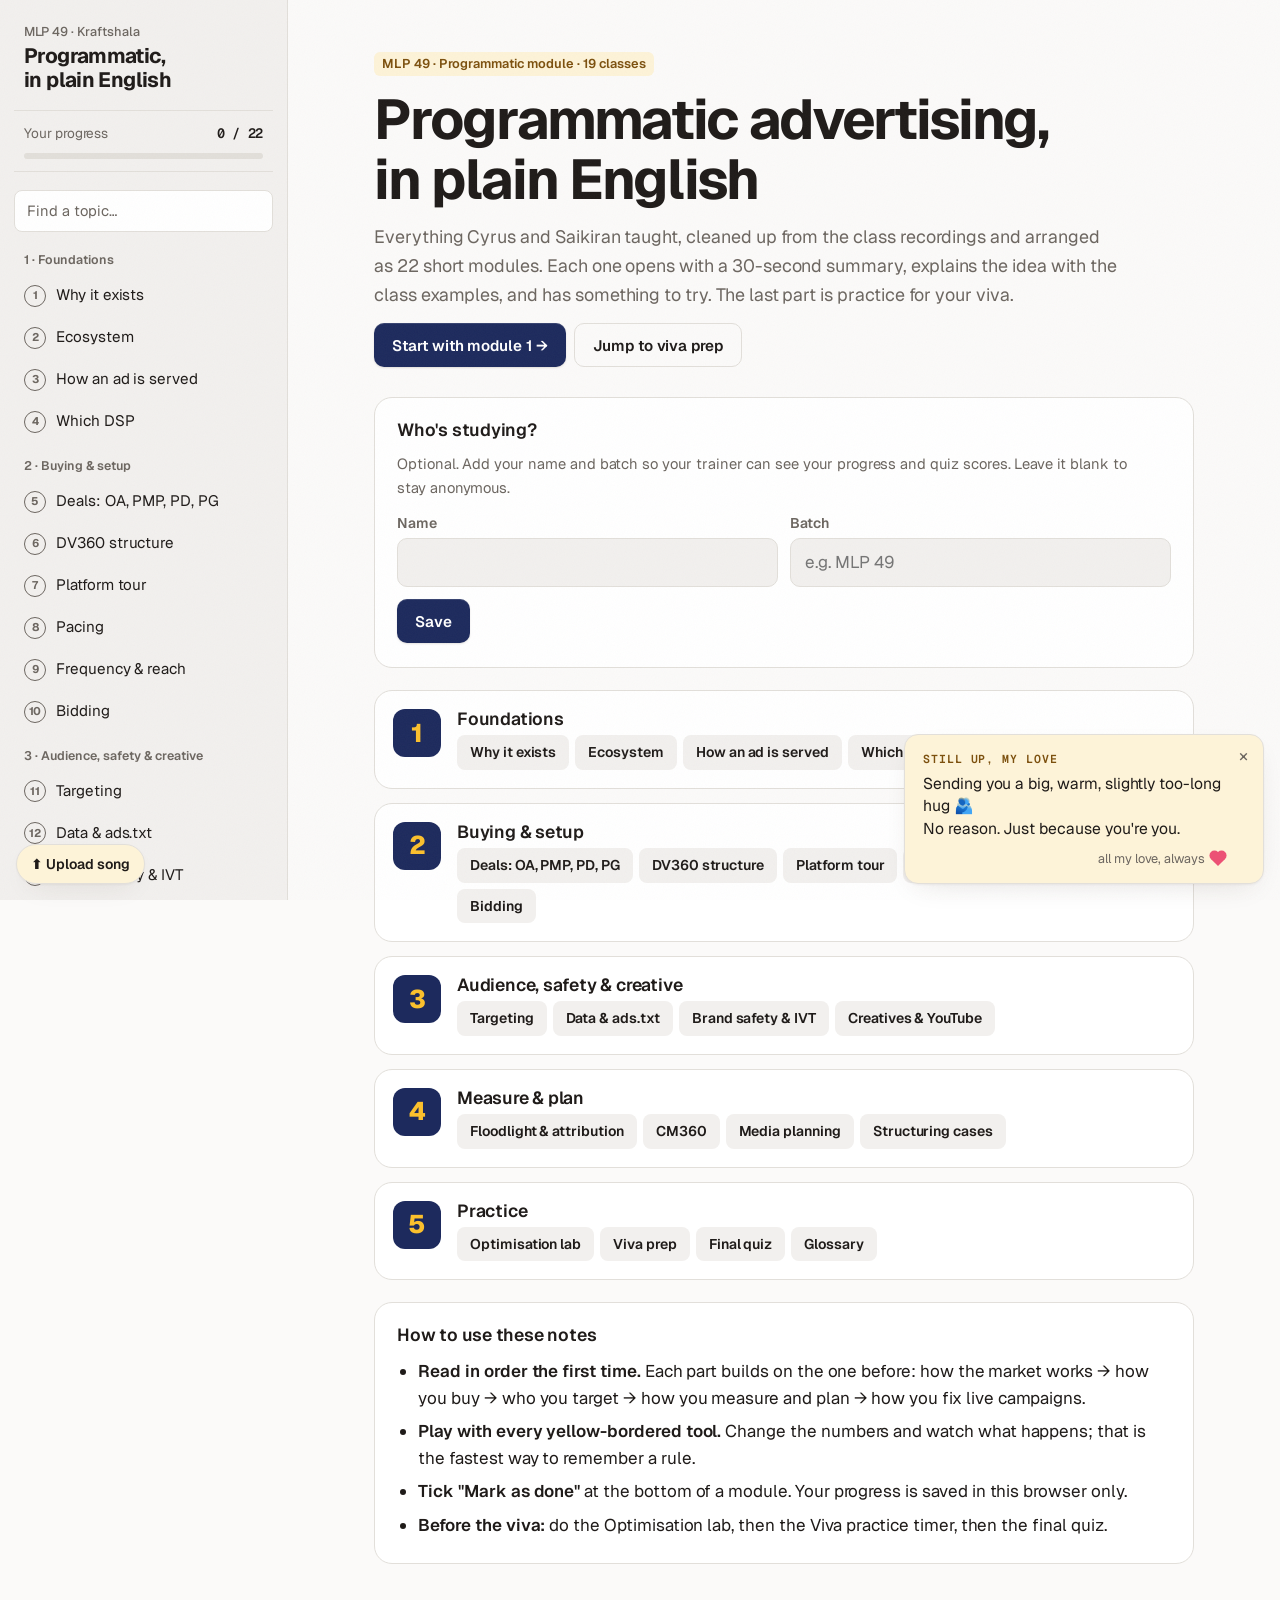
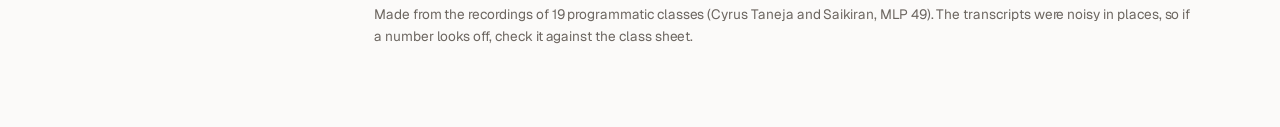
<file: index.html>
<!doctype html>
<html lang="en">
<head>
<meta charset="utf-8">
<meta name="viewport" content="width=device-width,initial-scale=1,viewport-fit=cover">
<meta name="description" content="Interactive revision notes for programmatic advertising (DV360, deals, auctions, CM360) for Kraftshala MLP freshers.">
<title>Programmatic Ads Study Notes</title>
<link rel="preconnect" href="https://fonts.googleapis.com">
<link rel="stylesheet" href="https://fonts.googleapis.com/css2?family=Geist:wght@400;500;600;700&family=Geist+Mono:wght@400;500;600&display=swap">
<link rel="stylesheet" href="morning-note.css?v=20">
<link rel="stylesheet" href="love-burst.css?v=20">
<link rel="stylesheet" href="love-music.css?v=20">
<link rel="icon" href="data:image/svg+xml,%3Csvg xmlns='http://www.w3.org/2000/svg' viewBox='0 0 32 32'%3E%3Crect width='32' height='32' rx='8' fill='%231C2B5C'/%3E%3Ctext x='16' y='22.5' text-anchor='middle' font-family='system-ui,sans-serif' font-weight='700' font-size='17' fill='%23FBC93D'%3EP%3C/text%3E%3C/svg%3E">
<meta name="theme-color" content="#FAF9F7" media="(prefers-color-scheme: light)">
<meta name="theme-color" content="#161412" media="(prefers-color-scheme: dark)">
<style>
/* Kraftshala colours on a warm neutral base: navy is the one accent, yellow is kept for highlights. Geist type. One module on screen at a time. */
:root{
  --bg:hsl(40 20% 98%); --bg2:hsl(40 14% 94%); --surface:#FFFFFF; --ink:hsl(24 12% 11%); --muted:hsl(28 6% 40%); --line:hsl(36 12% 87%);
  --navy:hsl(228 52% 24%); --navy-ink:#FFFFFF; --navy-muted:hsl(228 20% 76%); --navy-line:hsl(228 40% 32%); --navy-hover:hsl(228 45% 28%);
  --yellow:hsl(43 96% 58%); --on-yellow:hsl(24 12% 11%); --yellow-soft:hsl(44 90% 92%); --yellow-ink:hsl(36 80% 27%);
  --blue:hsl(228 52% 34%); --blue-soft:hsl(228 40% 95%);
  --good:hsl(146 52% 30%); --good-soft:hsl(146 35% 92%); --bad:hsl(4 62% 45%); --bad-soft:hsl(6 70% 95%);
  --shadow:0 1px 2px hsl(24 30% 20% / .05),0 10px 28px -14px hsl(24 30% 20% / .18);
  --sel:hsl(228 52% 24%); --on-sel:#FFFFFF; --edge:hsl(228 22% 72%);
  --display:"Geist","Avenir Next","Segoe UI",system-ui,sans-serif;
  --body:"Geist","Segoe UI",system-ui,-apple-system,sans-serif;
  --mono:"Geist Mono",ui-monospace,"SF Mono",Menlo,monospace;
  --ease:cubic-bezier(.2,.8,.2,1);
}
@media (prefers-color-scheme:dark){:root:not([data-theme="light"]){
  --bg:hsl(24 8% 8%); --bg2:hsl(24 7% 12%); --surface:hsl(24 7% 10.5%); --ink:hsl(40 15% 93%); --muted:hsl(30 7% 64%); --line:hsl(24 6% 19%);
  --navy:hsl(228 30% 30%); --navy-ink:hsl(40 15% 96%); --navy-muted:hsl(228 15% 72%); --navy-line:hsl(228 20% 36%); --navy-hover:hsl(228 25% 34%);
  --yellow:hsl(43 90% 60%); --on-yellow:hsl(24 12% 11%); --yellow-soft:hsl(42 35% 15%); --yellow-ink:hsl(44 85% 70%);
  --blue:hsl(226 70% 80%); --blue-soft:hsl(228 22% 18%);
  --good:hsl(146 45% 62%); --good-soft:hsl(146 25% 14%); --bad:hsl(5 80% 72%); --bad-soft:hsl(4 30% 15%);
  --shadow:0 1px 2px hsl(0 0% 0% / .35),0 10px 28px -14px hsl(0 0% 0% / .5); --sel:hsl(43 90% 60%); --on-sel:hsl(24 12% 11%); --edge:hsl(24 6% 30%); color-scheme:dark}}
:root[data-theme="dark"]{
  --bg:hsl(24 8% 8%); --bg2:hsl(24 7% 12%); --surface:hsl(24 7% 10.5%); --ink:hsl(40 15% 93%); --muted:hsl(30 7% 64%); --line:hsl(24 6% 19%);
  --navy:hsl(228 30% 30%); --navy-ink:hsl(40 15% 96%); --navy-muted:hsl(228 15% 72%); --navy-line:hsl(228 20% 36%); --navy-hover:hsl(228 25% 34%);
  --yellow:hsl(43 90% 60%); --on-yellow:hsl(24 12% 11%); --yellow-soft:hsl(42 35% 15%); --yellow-ink:hsl(44 85% 70%);
  --blue:hsl(226 70% 80%); --blue-soft:hsl(228 22% 18%);
  --good:hsl(146 45% 62%); --good-soft:hsl(146 25% 14%); --bad:hsl(5 80% 72%); --bad-soft:hsl(4 30% 15%);
  --shadow:0 1px 2px hsl(0 0% 0% / .35),0 10px 28px -14px hsl(0 0% 0% / .5); --sel:hsl(43 90% 60%); --on-sel:hsl(24 12% 11%); --edge:hsl(24 6% 30%); color-scheme:dark}
*{box-sizing:border-box}
[hidden]{display:none!important}
html{-webkit-font-smoothing:antialiased;-moz-osx-font-smoothing:grayscale}
body{background:var(--bg);color:var(--ink);font-family:var(--body);font-size:17px;line-height:1.6;margin:0}
h1,h2,h3,h4{font-family:var(--display);line-height:1.15;text-wrap:balance;margin:0;letter-spacing:-.01em}
h1{font-size:clamp(1.9rem,4.6vw,2.7rem);font-weight:800;letter-spacing:-.02em}
h2{font-size:clamp(1.3rem,3vw,1.6rem);font-weight:800}
h3{font-size:1.1rem;font-weight:600}
p{margin:0;text-wrap:pretty}
ul,ol{margin:0;padding-left:1.25em;display:grid;gap:6px}
li{text-wrap:pretty}
b,strong{font-weight:700}
button{font-family:inherit}
.num{font-variant-numeric:tabular-nums}

/* ---------- shell ---------- */
.app{display:grid;grid-template-columns:288px minmax(0,1fr);min-height:100vh}
.side{background:var(--navy);color:var(--navy-ink);position:sticky;top:0;height:100vh;overflow-y:auto;padding:22px 14px 28px;display:flex;flex-direction:column;gap:18px;scrollbar-width:thin}
.brand{display:grid;gap:2px;padding:0 10px}
.brand small{font-size:.72rem;letter-spacing:.12em;text-transform:uppercase;color:var(--navy-muted);font-weight:600}
.brand strong{font-family:var(--display);font-size:1.25rem;line-height:1.15}
.prog{padding:12px 10px;border-top:1px solid var(--navy-line);border-bottom:1px solid var(--navy-line);display:grid;gap:8px}
.prog-row{display:flex;justify-content:space-between;font-size:.85rem;color:var(--navy-muted)}
.prog-row b{color:var(--navy-ink)}
.prog-bar{height:6px;border-radius:3px;background:var(--navy-line);overflow:hidden}
.prog-bar i{display:block;height:100%;width:0;background:var(--yellow);border-radius:3px;transition:width .35s var(--ease)}
.navsearch{width:100%;font:inherit;font-size:.92rem;padding:8px 12px;border-radius:8px;border:1px solid var(--navy-line);background:var(--navy-hover);color:var(--navy-ink)}
.navsearch::placeholder{color:var(--navy-muted)}
.navsearch:focus-visible{outline:2px solid var(--yellow);outline-offset:1px}
nav.modnav{display:grid;gap:14px}
.part{display:grid;gap:2px}
.part-h{font-size:.7rem;letter-spacing:.12em;text-transform:uppercase;color:var(--navy-muted);font-weight:700;padding:0 10px 4px}
.navlink{display:grid;grid-template-columns:22px 1fr;gap:10px;align-items:center;text-decoration:none;color:var(--navy-ink);font-size:.95rem;padding:7px 10px;border-radius:8px;min-height:40px;transition-property:background-color;transition-duration:.15s}
.navlink:hover{background:var(--navy-hover)}
.navlink:focus-visible{outline:2px solid var(--yellow);outline-offset:-2px}
.navlink[aria-current="page"]{background:var(--yellow);color:var(--on-yellow);font-weight:700}
.dot{width:22px;height:22px;border-radius:50%;border:1.5px solid var(--navy-muted);display:grid;place-items:center;font-size:.7rem;font-weight:700;color:var(--navy-muted)}
.navlink[aria-current="page"] .dot{border-color:var(--on-yellow);color:var(--on-yellow)}
.navlink.done .dot{background:var(--good);border-color:var(--good);color:#fff}
.navlink.done .dot::after{content:"✓"}
.navlink.done .dot span{display:none}
.navext{display:grid;grid-template-columns:22px 1fr;gap:10px;align-items:center;text-decoration:none;color:var(--navy-ink);font-size:.95rem;padding:7px 10px;border-radius:8px;min-height:40px;border-top:1px solid var(--navy-line);margin-top:4px;padding-top:12px}
.navext:hover{background:var(--navy-hover)}
.navext:focus-visible{outline:2px solid var(--yellow);outline-offset:-2px}
.navext .dot{font-size:.8rem}
.side-foot{margin-top:auto;font-size:.8rem;color:var(--navy-muted);padding:0 10px;display:grid;gap:8px}
.themebtn{justify-self:start;font:600 .82rem var(--body);background:transparent;border:1px solid var(--navy-line);color:var(--navy-ink);border-radius:8px;padding:6px 10px;cursor:pointer;min-height:36px}
.themebtn:focus-visible{outline:2px solid var(--yellow)}

.topbar{display:none}
main{min-width:0;padding-inline:clamp(16px,4vw,56px);padding-block:36px 80px}
.mod{max-width:820px;margin:0 auto;display:grid;gap:22px;animation:enter .32s var(--ease)}
@keyframes enter{from{opacity:0;transform:translateY(6px)}to{opacity:1;transform:none}}
@media (prefers-reduced-motion:reduce){.mod{animation:none}.prog-bar i{transition:none}}

@media (max-width:900px){
  .app{grid-template-columns:1fr}
  .side{position:fixed;inset:0 auto 0 0;width:min(320px,86vw);z-index:30;transform:translateX(-102%);transition:transform .25s var(--ease);padding-top:calc(22px + env(safe-area-inset-top,0px))}
  .side.open{transform:none;box-shadow:0 0 0 100vmax rgba(5,10,30,.45)}
  .topbar{display:flex;position:sticky;top:env(safe-area-inset-top,0px);z-index:20;background:var(--navy);color:var(--navy-ink);align-items:center;gap:12px;padding:8px 16px;min-height:52px}
  .topbar button{background:var(--yellow);color:var(--on-yellow);border:0;border-radius:8px;font-weight:700;padding:8px 12px;min-height:40px;cursor:pointer}
  .topbar span{font-weight:600;font-size:.95rem;white-space:nowrap;overflow:hidden;text-overflow:ellipsis}
  main{padding-block:24px 64px}
}

/* ---------- module furniture ---------- */
.mhead{display:grid;gap:10px}
.crumbs{display:flex;flex-wrap:wrap;gap:8px;align-items:center}
.tag{display:inline-flex;align-items:center;font-size:.74rem;font-weight:700;letter-spacing:.08em;text-transform:uppercase;padding:3px 9px;border-radius:999px;background:var(--blue-soft);color:var(--blue)}
.tag.y{background:var(--yellow-soft);color:var(--yellow-ink)}
.meta{font-size:.88rem;color:var(--muted)}
.lead{font-size:1.1rem;max-width:66ch}
.tldr{background:var(--yellow-soft);border-left:4px solid var(--yellow);border-radius:4px 12px 12px 4px;padding:16px 18px;display:grid;gap:8px}
.tldr h4{font-family:var(--body);font-size:.76rem;letter-spacing:.1em;text-transform:uppercase;color:var(--yellow-ink);font-weight:700}
.sec{display:grid;gap:12px}
.card{background:var(--surface);border:1px solid var(--line);border-radius:14px;padding:20px;display:grid;gap:12px;min-width:0}
.card.lift{box-shadow:var(--shadow)}
.grid2{display:grid;grid-template-columns:repeat(auto-fit,minmax(min(100%,240px),1fr));gap:14px}
.grid3{display:grid;grid-template-columns:repeat(auto-fit,minmax(min(100%,200px),1fr));gap:12px}
.mini{background:var(--bg2);border-radius:12px;padding:14px 16px;display:grid;gap:6px;align-content:start;min-width:0}
.mini h3{font-size:1rem}
.mini p,.mini li{font-size:.95rem}
.note{font-size:.92rem;color:var(--muted)}
.warn{background:var(--bad-soft);border-radius:12px;padding:14px 16px;display:grid;gap:4px}
.warn b:first-child{color:var(--bad)}
.ok{background:var(--good-soft);border-radius:12px;padding:14px 16px;display:grid;gap:4px}
.ok b:first-child{color:var(--good)}
.hl{background:linear-gradient(transparent 58%,var(--yellow-soft) 58%);font-weight:700}
.kbd{font-variant-numeric:tabular-nums;font-weight:700;background:var(--bg2);border:1px solid var(--line);border-radius:6px;padding:0 6px;font-size:.92em;white-space:nowrap}
.scroll{overflow-x:auto;border:1px solid var(--line);border-radius:14px;background:var(--surface)}
table{border-collapse:collapse;width:100%;min-width:560px;font-size:.95rem}
th,td{text-align:left;padding:10px 14px;border-bottom:1px solid var(--line);vertical-align:top}
th{font-size:.74rem;letter-spacing:.08em;text-transform:uppercase;color:var(--muted);background:var(--bg2);font-weight:700}
tr:last-child td{border-bottom:none}
td:first-child{font-weight:700}
details.fold{background:var(--surface);border:1px solid var(--line);border-radius:12px;padding:0}
details.fold summary{cursor:pointer;font-weight:700;padding:14px 18px;list-style:none;display:flex;justify-content:space-between;gap:12px;min-height:44px;align-items:center}
details.fold summary::-webkit-details-marker{display:none}
details.fold summary::after{content:"+";font-size:1.3rem;color:var(--muted);line-height:1}
details.fold[open] summary::after{content:"–"}
details.fold > div{padding:0 18px 16px;display:grid;gap:8px}
details.fold summary:focus-visible{outline:2px solid var(--blue);outline-offset:2px;border-radius:12px}

/* steps / timeline */
.steps{display:grid;gap:0;counter-reset:s}
.steps > div{position:relative;padding:0 0 16px 40px;display:grid;gap:3px}
.steps > div::before{counter-increment:s;content:counter(s);position:absolute;left:0;top:0;width:26px;height:26px;border-radius:50%;background:var(--navy);color:var(--navy-ink);display:grid;place-items:center;font-size:.8rem;font-weight:700}
.steps > div:not(:last-child)::after{content:"";position:absolute;left:12px;top:28px;bottom:2px;width:2px;background:var(--line)}
.steps .sub{font-size:.85rem;color:var(--muted);font-weight:600}
.prob{color:var(--bad);font-size:.95rem}

/* controls */
.tool{border:2px solid var(--edge);border-radius:16px;padding:20px;display:grid;gap:14px;background:var(--surface);min-width:0}
.tool-h{display:flex;align-items:center;gap:10px;flex-wrap:wrap}
.tool-h .tag{background:var(--sel);color:var(--on-sel)}
.opts{display:flex;flex-wrap:wrap;gap:8px}
.opt{border:1.5px solid var(--line);background:var(--surface);color:var(--ink);border-radius:10px;padding:8px 14px;font:600 .93rem var(--body);cursor:pointer;min-height:42px;transition-property:background-color,border-color,transform;transition-duration:.15s}
.opt:hover{border-color:var(--edge)}
.opt:active{transform:scale(.97)}
.opt[aria-pressed="true"]{background:var(--sel);border-color:var(--sel);color:var(--on-sel)}
.opt:focus-visible,.btn:focus-visible,.node:focus-visible,.choice:focus-visible{outline:2px solid var(--blue);outline-offset:2px}
.field{display:grid;gap:4px;min-width:0}
.field label{font-weight:600;font-size:.88rem;color:var(--muted)}
input[type=number],select{font:700 1rem var(--body);font-variant-numeric:tabular-nums;width:100%;padding:9px 11px;border-radius:9px;border:1.5px solid var(--line);background:var(--bg2);color:var(--ink);min-height:42px}
input[type=number]:focus-visible,select:focus-visible{outline:2px solid var(--blue);outline-offset:1px}
input[type=range]{width:100%;accent-color:var(--navy)}
.fields{display:grid;grid-template-columns:repeat(auto-fit,minmax(min(100%,150px),1fr));gap:12px}
.btn{border:0;background:var(--yellow);color:var(--on-yellow);font:700 .95rem var(--body);border-radius:10px;padding:10px 18px;cursor:pointer;min-height:44px;transition-property:transform,filter;transition-duration:.15s}
.btn:hover{filter:brightness(.96)}
.btn:active{transform:scale(.97)}
.btn.ghost{background:transparent;color:var(--ink);border:1.5px solid var(--line)}
.btn.ghost:hover{border-color:var(--navy)}
.btn:disabled{opacity:.45;cursor:not-allowed;transform:none}
.answer{background:var(--blue-soft);border-radius:12px;padding:14px 16px;display:grid;gap:4px}
.answer strong{font-family:var(--display);font-size:1.25rem;color:var(--blue)}

/* metric tiles */
.tiles{display:grid;grid-template-columns:repeat(auto-fit,minmax(min(100%,130px),1fr));gap:10px}
.tile{background:var(--bg2);border-radius:12px;padding:12px 14px;display:grid;gap:2px;min-width:0}
.tile span{font-size:.74rem;letter-spacing:.06em;text-transform:uppercase;color:var(--muted);font-weight:700}
.tile b{font-family:var(--display);font-size:1.35rem;font-variant-numeric:tabular-nums;line-height:1.2}
.tile em{font-style:normal;font-size:.82rem;font-weight:700}
.up-bad,.down-bad{color:var(--bad)} .up-good,.down-good{color:var(--good)} .flat{color:var(--muted)}
.tile.key{background:var(--yellow-soft)}

/* module footer */
.mfoot{display:flex;flex-wrap:wrap;gap:10px;justify-content:space-between;align-items:center;border-top:1px solid var(--line);padding-top:20px;margin-top:8px}
.mfoot .mid{display:flex;gap:10px;flex-wrap:wrap}
.donebtn[aria-pressed="true"]{background:var(--good);color:#fff}

/* home */
.hero{display:grid;gap:14px;padding-block:8px 4px}
.hero p{font-size:1.12rem;color:var(--muted);max-width:62ch}
.parts{display:grid;gap:14px}
.pcard{display:grid;grid-template-columns:auto 1fr;gap:16px;align-items:start;background:var(--surface);border:1px solid var(--line);border-radius:16px;padding:18px}
.pnum{font-family:var(--display);font-weight:800;font-size:1.6rem;width:48px;height:48px;border-radius:12px;background:var(--navy);color:var(--yellow);display:grid;place-items:center}
.pcard h3{margin-bottom:6px}
.plinks{display:flex;flex-wrap:wrap;gap:6px}
.plinks a{font-size:.88rem;font-weight:600;text-decoration:none;color:var(--ink);background:var(--bg2);border-radius:999px;padding:5px 12px;border:1px solid transparent;min-height:34px;display:inline-flex;align-items:center}
.plinks a:hover{border-color:var(--navy)}
.plinks a.done{background:var(--good-soft);color:var(--good)}
.plinks a.done::before{content:"✓ "}

/* ecosystem */
.eco{display:grid;grid-template-columns:repeat(5,minmax(0,1fr));gap:8px;align-items:stretch}
.eco-row2{display:grid;grid-template-columns:repeat(4,minmax(0,1fr));gap:8px}
.node{border:1.5px solid var(--line);background:var(--surface);color:var(--ink);border-radius:12px;padding:12px 6px;font:700 .95rem var(--body);cursor:pointer;text-align:center;min-width:0;min-height:58px;transition-property:background-color,border-color;transition-duration:.15s}
.node small{display:block;font-size:.72rem;color:var(--muted);font-weight:600}
.node[aria-pressed="true"]{border-color:var(--sel);background:var(--sel);color:var(--on-sel)}
.node[aria-pressed="true"] small{color:var(--on-sel);opacity:.75}
.flowline{display:flex;justify-content:space-between;font-size:.78rem;color:var(--muted);font-weight:600;padding-inline:4px}
@media (max-width:560px){.eco{grid-template-columns:1fr 1fr}.eco-row2{grid-template-columns:1fr 1fr}}

/* ladder */
.ladder{display:grid;gap:8px}
.rung{display:grid;grid-template-columns:3.2em 1fr auto;gap:14px;align-items:center;background:var(--surface);border:1px solid var(--line);border-radius:12px;padding:12px 16px}
.rung .n{font-family:var(--display);font-weight:800;font-size:1.1rem;color:var(--navy)}
:root[data-theme="dark"] .rung .n{color:var(--yellow)}
@media (prefers-color-scheme:dark){:root:not([data-theme="light"]) .rung .n{color:var(--yellow)}}
.pill{font-size:.74rem;font-weight:700;padding:3px 9px;border-radius:999px;white-space:nowrap}
.p-auc{background:var(--blue-soft);color:var(--blue)}
.p-no{background:var(--yellow-soft);color:var(--yellow-ink)}
@media (max-width:520px){.rung{grid-template-columns:1fr}.rung .pill{justify-self:start}}

/* bars */
.bars{display:flex;align-items:flex-end;gap:2px;height:150px;border-bottom:1.5px solid var(--line);padding-top:6px}
.bars i{flex:1;background:var(--navy);border-radius:3px 3px 0 0;min-height:1px;transition:height .25s var(--ease)}
:root[data-theme="dark"] .bars i{background:var(--yellow)}
@media (prefers-color-scheme:dark){:root:not([data-theme="light"]) .bars i{background:var(--yellow)}}
.bars i.zero{background:var(--line)}
.legend{display:flex;justify-content:space-between;font-size:.78rem;color:var(--muted);font-weight:600}
.hbars{display:grid;gap:10px}
.hbar{display:grid;grid-template-columns:minmax(0,170px) 1fr 56px;gap:12px;align-items:center;font-size:.93rem}
.hbar .track{height:14px;border-radius:7px;background:var(--bg2);overflow:hidden;border:1px solid var(--line)}
.hbar .track i{display:block;height:100%;width:0;background:var(--navy);border-radius:7px;transition:width .3s var(--ease)}
:root[data-theme="dark"] .hbar .track i{background:var(--yellow)}
@media (prefers-color-scheme:dark){:root:not([data-theme="light"]) .hbar .track i{background:var(--yellow)}}
.hbar.win .track i{background:var(--good)}
.hbar b{text-align:right;font-variant-numeric:tabular-nums}
.hbar.out{opacity:.45}
@media (max-width:520px){.hbar{grid-template-columns:1fr 48px}.hbar .track{grid-column:1 / -1;grid-row:2}}

/* structure explorer */
.levels{display:grid;grid-template-columns:repeat(5,minmax(0,1fr));gap:6px}
@media (max-width:560px){.levels{grid-template-columns:1fr 1fr}}

/* scenario lab */
.lab-top{display:flex;justify-content:space-between;align-items:center;gap:10px;flex-wrap:wrap}
.lab-count{font-weight:700;color:var(--muted);font-size:.9rem}
.scen-brief{font-size:1.04rem}
.choices{display:grid;gap:8px}
.choice{text-align:left;border:1.5px solid var(--line);background:var(--surface);color:var(--ink);border-radius:12px;padding:12px 14px;font:1rem var(--body);cursor:pointer;min-height:48px;display:grid;grid-template-columns:28px 1fr;gap:10px;align-items:start;transition-property:border-color,background-color;transition-duration:.15s}
.choice:hover:not(:disabled){border-color:var(--navy)}
.choice .k{width:26px;height:26px;border-radius:7px;background:var(--bg2);display:grid;place-items:center;font-weight:700;font-size:.85rem}
.choice.right{border-color:var(--good);background:var(--good-soft)}
.choice.wrong{border-color:var(--bad);background:var(--bad-soft)}
.choice:disabled{cursor:default}
.feedback{display:grid;gap:10px}
.debrief{display:grid;gap:14px}
.scorebig{font-family:var(--display);font-size:3rem;font-weight:800;line-height:1;font-variant-numeric:tabular-nums}
.rowlist{display:grid;gap:6px}
.rowlist div{display:grid;grid-template-columns:24px 1fr;gap:8px;font-size:.95rem}

/* viva */
.timer{font-family:var(--display);font-size:2.2rem;font-weight:800;font-variant-numeric:tabular-nums}
.timer.low{color:var(--bad)}
.vq{font-family:var(--display);font-size:1.3rem;font-weight:600;line-height:1.3}
.model{background:var(--bg2);border-radius:12px;padding:16px;display:grid;gap:8px}
.bank{display:grid;gap:8px}

/* glossary */
.gloss{display:grid;gap:0;border:1px solid var(--line);border-radius:14px;overflow:hidden;background:var(--surface)}
.gloss div{display:grid;grid-template-columns:minmax(0,190px) 1fr;gap:14px;padding:11px 16px;border-bottom:1px solid var(--line)}
.gloss div:last-child{border-bottom:0}
.gloss dt{font-weight:700}
.gloss dd{margin:0;font-size:.96rem}
@media (max-width:520px){.gloss div{grid-template-columns:1fr;gap:2px}}
.gsearch{font:inherit;width:100%;padding:10px 14px;border-radius:10px;border:1.5px solid var(--line);background:var(--bg2);color:var(--ink);min-height:44px}
.gsearch:focus-visible{outline:2px solid var(--blue)}
footer.src{font-size:.85rem;color:var(--muted);max-width:820px;margin:40px auto 0}

/* RTB flow */
.rtb{display:grid;grid-template-columns:repeat(5,minmax(0,1fr));gap:8px;position:relative}
.rtb-n{background:var(--bg2);border:1.5px solid var(--line);border-radius:12px;padding:12px 6px;text-align:center;font-weight:700;font-size:.86rem;display:grid;gap:6px;justify-items:center;transition-property:background-color,border-color,transform;transition-duration:.25s}
.rtb-n span{width:30px;height:30px;border-radius:50%;background:var(--surface);border:1.5px solid var(--line);display:grid;place-items:center;font-family:var(--display);font-weight:800}
.rtb-n.on{background:var(--sel);border-color:var(--sel);color:var(--on-sel);transform:translateY(-3px)}
.rtb-n.on span{background:var(--yellow);border-color:var(--yellow);color:var(--on-yellow)}
.rtb-n.done{border-color:var(--edge)}
.rtb-clock{display:grid;grid-template-columns:1fr auto;gap:12px;align-items:center}
.rtb-bar{height:8px;border-radius:4px;background:var(--bg2);overflow:hidden;border:1px solid var(--line)}
.rtb-bar i{display:block;height:100%;width:0;background:var(--yellow);transition:width .5s var(--ease)}
@media (max-width:560px){.rtb{grid-template-columns:1fr 1fr 1fr}.rtb-n{font-size:.78rem}}

/* viewability page */
.vpage-wrap{display:grid;grid-template-columns:minmax(0,220px) 1fr;gap:18px;align-items:start}
@media (max-width:620px){.vpage-wrap{grid-template-columns:1fr}.vpage{width:100%;max-width:240px;margin:0 auto}}
.vpage{position:relative;height:320px;border:2px solid var(--line);border-radius:14px;overflow:hidden;background:var(--surface)}
.vcontent{position:absolute;left:0;right:0;top:0;padding:8px;display:grid;gap:6px;transition:transform .2s var(--ease)}
.vline{height:8px;border-radius:4px;background:var(--bg2)}
.vline.s{width:60%}
.slot{height:46px;border-radius:6px;border:1.5px dashed var(--muted);display:grid;place-items:center;font-size:.72rem;font-weight:700;color:var(--muted);transition-property:background-color,border-color,color;transition-duration:.2s}
.slot.seen{background:var(--good-soft);border:1.5px solid var(--good);color:var(--good)}
.slot.part{background:var(--yellow-soft);border-color:var(--yellow-ink);color:var(--yellow-ink)}
.vscreen{position:absolute;inset:0;pointer-events:none;z-index:2;box-shadow:inset 0 0 0 3px var(--navy);border-radius:12px}
.vcontrols{display:grid;gap:12px;min-width:0}

/* DV360 mock */
.dv{border:1.5px solid var(--line);border-radius:12px;overflow:hidden;background:var(--surface);font-size:.85rem}
.dv-top{display:flex;flex-wrap:wrap;gap:4px;align-items:center;background:var(--bg2);padding:6px;border-bottom:1px solid var(--line)}
.dv-sp{flex:1}
.dv-body{display:grid;grid-template-columns:150px minmax(0,1fr)}
.dv-left{display:grid;align-content:start;gap:2px;padding:6px;border-right:1px solid var(--line);background:var(--bg2)}
.dv-main{padding:8px;display:grid;gap:6px;align-content:start;min-width:0}
.hs{font:inherit;color:var(--ink);background:transparent;border:1px solid transparent;border-radius:7px;padding:6px 8px;text-align:left;cursor:pointer;min-height:34px;transition-property:background-color,border-color;transition-duration:.15s}
.hs:hover{border-color:var(--yellow);background:var(--yellow-soft)}
.hs[aria-pressed="true"]{background:var(--yellow);color:var(--on-yellow);border-color:var(--yellow)}
.hs:focus-visible{outline:2px solid var(--blue);outline-offset:1px}
.dv-row{display:grid;grid-template-columns:minmax(0,1fr) 70px 64px;gap:8px;align-items:center;border-bottom:1px solid var(--line);border-radius:0}
.dv-row span{overflow:hidden;text-overflow:ellipsis;white-space:nowrap}
.dv-head{font-size:.72rem;text-transform:uppercase;letter-spacing:.06em;color:var(--muted);font-weight:700;padding:4px 8px}
.dv-new{justify-self:start;border:1.5px solid var(--navy);font-weight:700}
.dv-ai{justify-self:start;font-weight:700;color:var(--blue)}
@media (max-width:560px){.dv-body{grid-template-columns:1fr}.dv-left{grid-template-columns:repeat(3,minmax(0,1fr));border-right:0;border-bottom:1px solid var(--line)}.dv-left .hs{font-size:.76rem;padding:5px}}

/* misc new */
.matrix{display:grid;grid-template-columns:70px repeat(3,minmax(0,1fr));gap:6px;font-size:.9rem;align-items:stretch}
.matrix b{display:flex;align-items:center}
.matrix i{font-style:normal;border-radius:8px;padding:8px;font-size:.84rem}
.matrix i.y{background:var(--good-soft);color:var(--good)}
.matrix i.n{background:var(--bad-soft);color:var(--bad)}
.chipgrid{display:flex;flex-wrap:wrap;gap:6px}
.chipgrid .opt{font-size:.86rem;min-height:38px;padding:6px 12px}
.funnel{display:grid;gap:6px;justify-items:center}
.funnel .node{min-height:48px}
.flow2{display:grid;grid-template-columns:minmax(0,1fr) auto minmax(0,1fr);gap:10px;align-items:center}
.flowarrow{font-weight:700;color:var(--muted);font-size:.85rem;white-space:nowrap}
@media (max-width:560px){.flow2{grid-template-columns:1fr}.flowarrow{text-align:center}}
.cmflow{display:grid;gap:10px}
.cmrow{display:grid;grid-template-columns:repeat(3,minmax(0,1fr));gap:8px}
.cmbox{background:var(--bg2);border-radius:10px;padding:10px;text-align:center;display:grid;gap:2px}
.cmbox b{font-family:var(--display);font-size:1.3rem}
.cmbox small{color:var(--muted);font-size:.78rem;font-weight:600}
.cmhub{background:var(--navy);color:var(--navy-ink);border-radius:12px;padding:12px;text-align:center}
.cmhub b{color:var(--yellow);font-family:var(--display);font-size:1.6rem;display:block}
.cmsum{border-radius:12px;padding:12px;text-align:center;font-weight:700}
.chain{display:flex;flex-wrap:wrap;gap:6px;align-items:center}
.chain span{background:var(--bg2);border-radius:8px;padding:6px 10px;font-weight:700;font-size:.88rem;position:relative}
.chain span:not(:last-child)::after{content:"›";margin-left:8px;color:var(--muted)}
.chain .hl2{background:var(--yellow-soft);color:var(--yellow-ink)}
.tree{display:grid;gap:10px}
.troot{background:var(--navy);color:var(--navy-ink);border-radius:12px;padding:10px 14px;font-weight:700;display:flex;justify-content:space-between;gap:8px;flex-wrap:wrap}
.tios{display:grid;grid-template-columns:repeat(2,minmax(0,1fr));gap:10px}
@media (max-width:620px){.tios{grid-template-columns:1fr}}
.tio{border:1.5px solid var(--line);border-radius:12px;padding:10px;display:grid;gap:6px;align-content:start}
.tio-h{display:flex;justify-content:space-between;font-weight:700;gap:8px}
.tli{font:inherit;text-align:left;cursor:pointer;background:var(--bg2);border:1.5px solid transparent;border-radius:9px;padding:8px 10px;display:grid;gap:4px;color:var(--ink);min-height:44px}
.tli:hover{border-color:var(--navy)}
.tli[aria-pressed="true"]{border-color:var(--navy);background:var(--surface);box-shadow:var(--shadow)}
.tli-top{display:flex;justify-content:space-between;gap:8px;font-size:.9rem;font-weight:700}
.tli .bar{height:6px;border-radius:3px;background:var(--line);overflow:hidden}
.tli .bar i{display:block;height:100%;background:var(--yellow)}
.tli small{color:var(--muted);font-size:.8rem}

/* ---------- design layer (taste-skill pass): warm neutrals, Geist, one accent, quieter labels ---------- */
html{scroll-behavior:smooth}
@media (prefers-reduced-motion:reduce){html{scroll-behavior:auto}}
body{font-feature-settings:"ss01";letter-spacing:-.003em}
body::after{content:"";position:fixed;inset:0;pointer-events:none;z-index:40;opacity:.035;background-image:url("data:image/svg+xml,%3Csvg xmlns='http://www.w3.org/2000/svg' width='160' height='160'%3E%3Cfilter id='n'%3E%3CfeTurbulence type='fractalNoise' baseFrequency='.9' numOctaves='3' stitchTiles='stitch'/%3E%3C/filter%3E%3Crect width='100%25' height='100%25' filter='url(%23n)'/%3E%3C/svg%3E")}
::selection{background:var(--yellow-soft);color:var(--ink)}
h1{font-weight:700;letter-spacing:-.035em;line-height:1.06}
h2{font-weight:650;letter-spacing:-.025em}
h3{font-weight:600;letter-spacing:-.012em}
b,strong{font-weight:600}
.num,.kbd,.tile b{font-family:var(--mono);letter-spacing:-.02em}
.app{min-height:100dvh}

/* sidebar: a light panel in the page's own palette instead of a solid navy block */
.side{height:100dvh;background:var(--bg2);color:var(--ink);border-right:1px solid var(--line);scrollbar-color:var(--line) transparent;
  --navy-ink:var(--ink);--navy-muted:var(--muted);--navy-line:var(--line);--navy-hover:color-mix(in srgb,var(--ink) 6%,transparent)}
.brand small{text-transform:none;letter-spacing:0;font-size:.8rem;font-weight:500}
.brand strong{font-weight:700;font-size:1.3rem;letter-spacing:-.03em}
.prog-bar i{background:var(--sel)}
.navsearch{background:var(--surface);transition:border-color 180ms ease}
.navsearch:focus-visible,.navlink:focus-visible,.navext:focus-visible,.themebtn:focus-visible{outline:2px solid var(--sel)}
.part-h{text-transform:none;letter-spacing:0;font-size:.78rem;font-weight:600}
.navlink,.navext{transition:background-color 180ms ease,color 180ms ease,box-shadow 180ms ease}
.navlink[aria-current="page"]{background:var(--surface);color:var(--ink);font-weight:600;box-shadow:inset 0 0 0 1px var(--line),var(--shadow)}
.navlink[aria-current="page"] .dot{background:var(--sel);border-color:var(--sel);color:var(--on-sel)}
.themebtn{transition:background-color 180ms ease}
.themebtn:hover{background:var(--navy-hover)}
@media (max-width:900px){
  .side.open{box-shadow:0 0 0 100vmax hsl(24 20% 8% / .42)}
  .topbar{background:color-mix(in srgb,var(--surface) 88%,transparent);-webkit-backdrop-filter:blur(12px);backdrop-filter:blur(12px);color:var(--ink);border-bottom:1px solid var(--line)}
  .topbar button{background:var(--sel);color:var(--on-sel);font-weight:600}
}

/* labels: sentence case, square badges */
.tag{text-transform:none;letter-spacing:0;font-size:.8rem;font-weight:600;border-radius:6px;padding:2px 8px}
.pill{border-radius:6px;font-weight:600}
.tldr h4,.tile span,th,.dv-head{text-transform:none;letter-spacing:0;font-weight:600;font-size:.82rem}
.tldr{border-left-width:3px;border-radius:4px 14px 14px 4px;padding:18px 20px 20px}

/* surfaces: softer containers, tighter inner pieces */
.card{border-radius:18px;padding:22px 22px 24px}
.mini,.warn,.ok,.answer,.tile{border-radius:10px}
.tool{border:1px solid var(--line);border-radius:20px;box-shadow:var(--shadow);padding:22px 22px 24px}
.pcard{border-radius:18px;transition:box-shadow 180ms ease,border-color 180ms ease}
.pcard:hover{border-color:var(--edge);box-shadow:var(--shadow)}
.hero h1{font-size:clamp(2.2rem,5.6vw,3.5rem)}
.hero{padding-block:16px 8px}
.hero > .tag{justify-self:start}

/* controls: one filled accent button, quiet ghost, physical press */
.btn{background:var(--sel);color:var(--on-sel);font-weight:600;transition:background-color 180ms ease,transform 120ms ease,box-shadow 180ms ease,border-color 180ms ease;box-shadow:inset 0 1px 0 hsl(0 0% 100% / .12),0 1px 2px hsl(24 30% 20% / .14)}
.btn:hover{filter:none;background:color-mix(in srgb,var(--sel) 86%,var(--ink))}
.btn:active,.opt:active,.node:active,.choice:active:not(:disabled){transform:translateY(1px)}
.btn.ghost{background:transparent;color:var(--ink);border:1px solid var(--line);box-shadow:none}
.btn.ghost:hover{background:var(--bg2);border-color:var(--edge)}
.btn:disabled{transform:none}
.donebtn[aria-pressed="true"]{background:var(--good);border-color:var(--good);color:var(--surface)}
.opt{transition:background-color 180ms ease,border-color 180ms ease,transform 120ms ease}
.opt:focus-visible,.btn:focus-visible,.node:focus-visible,.choice:focus-visible{outline-color:var(--sel)}
input[type=number],select{border-radius:10px;border-width:1px;transition:border-color 180ms ease}
input[type=number]:hover,select:hover{border-color:var(--edge)}
input[type=number]:focus-visible,select:focus-visible{outline-color:var(--sel)}
input[type=range]{accent-color:var(--sel)}
details.fold{border-radius:14px}
details.fold summary::after{transition:transform 180ms ease}
details.fold summary:focus-visible{outline-color:var(--sel)}
.plinks a{border-radius:8px;transition:border-color 180ms ease,background-color 180ms ease}
</style>
</head>
<body>


<div class="topbar"><button id="menuBtn" aria-expanded="false" aria-controls="side">☰ Modules</button><span id="topTitle">Programmatic notes</span></div>
<div class="app">
<aside class="side" id="side" aria-label="Modules">
  <div class="brand"><small>MLP 49 · Kraftshala</small><strong>Programmatic,<br>in plain English</strong></div>
  <div class="prog"><div class="prog-row"><span>Your progress</span><b id="progTxt" class="num">0 / 0</b></div><div class="prog-bar"><i id="progBar"></i></div></div>
  <input class="navsearch" id="navSearch" type="search" placeholder="Find a topic…" aria-label="Filter modules">
  <nav class="modnav" id="modnav"></nav>
  <a class="navext" href="dashboard.html"><span class="dot" aria-hidden="true">▤</span><span>Analytics</span></a>
  <div class="side-foot"><button class="themebtn" id="themeBtn" type="button">Theme: system</button><span>Notes from 19 classes by Cyrus Taneja and Saikiran.</span></div>
</aside>
<main id="main">

<!-- HOME -->
<article class="mod" id="home" data-title="Start here" hidden>
  <div class="hero">
    <span class="tag y">MLP 49 · Programmatic module · 19 classes</span>
    <h1>Programmatic advertising, in plain English</h1>
    <p>Everything Cyrus and Saikiran taught, cleaned up from the class recordings and arranged as 22 short modules. Each one opens with a 30-second summary, explains the idea with the class examples, and has something to try. The last part is practice for your viva.</p>
    <div class="opts"><a class="btn" id="continueBtn" href="#why" style="text-decoration:none;display:inline-flex;align-items:center">Start with module 1 →</a><a class="btn ghost" href="#viva" style="text-decoration:none;display:inline-flex;align-items:center">Jump to viva prep</a></div>
  </div>
  <form class="card" id="whoCard" hidden>
    <h3>Who's studying?</h3>
    <p class="note">Optional. Add your name and batch so your trainer can see your progress and quiz scores. Leave it blank to stay anonymous.</p>
    <div class="fields" id="whoForm-fields"><div class="field"><label for="whoName">Name</label><input id="whoName" class="gsearch" maxlength="60" autocomplete="name"></div><div class="field"><label for="whoBatch">Batch</label><input id="whoBatch" class="gsearch" maxlength="30" placeholder="e.g. MLP 49"></div></div>
    <div class="opts"><button class="btn" type="submit">Save</button><span class="note" id="whoMsg" aria-live="polite"></span></div>
  </form>
  <div class="parts" id="partCards"></div>
  <div class="card">
    <h3>How to use these notes</h3>
    <ul>
      <li><b>Read in order the first time.</b> Each part builds on the one before: how the market works → how you buy → who you target → how you measure and plan → how you fix live campaigns.</li>
      <li><b>Play with every yellow-bordered tool.</b> Change the numbers and watch what happens; that is the fastest way to remember a rule.</li>
      <li><b>Tick "Mark as done"</b> at the bottom of a module. Your progress is saved in this browser only.</li>
      <li><b>Before the viva:</b> do the Optimisation lab, then the Viva practice timer, then the final quiz.</li>
    </ul>
  </div>
</article>

<!-- 1 WHY -->
<article class="mod" id="why" data-part="1" data-title="Why programmatic exists" data-short="Why it exists" data-meta="Session 1 · Cyrus · 6 min" hidden>
  <div class="tldr"><h4>In 30 seconds</h4><ul>
    <li><b>Programmatic = buying and selling ad space on the open internet with an automated system.</b> It is not coding.</li>
    <li>Meta and Google only sell their own space (they are <b>walled gardens</b>). Programmatic reaches everything else: news sites, apps, OTT, audio, connected TV, digital billboards.</li>
    <li>Every impression is auctioned in real time. This is called <b>RTB (real-time bidding)</b>.</li></ul></div>
  <div class="sec">
    <h2>The story in four eras: Zara wants to run ads</h2>
    <div class="steps">
      <div><span class="sub">1980s · manual</span><p>Zara calls Newspaper 1, Newspaper 2, a billboard owner and an FM station one by one: "What's your price?"</p><p class="prob">Problem: completely manual, one deal at a time.</p></div>
      <div><span class="sub">Ad networks</span><p>Someone bundles 10 newspapers (later, thousands of websites) and sells them all to Zara from one place.</p><p class="prob">Problem: price discrepancy. Avinash.com sells the same slot at ₹150 CPM on one network and ₹400+ on another, so Zara can pay twice, at two prices, for the same space.</p></div>
      <div><span class="sub">Internet + walled gardens</span><p>Meta and Google build their own systems: "Give me budget, audience and creative, I'll show the ad."</p><p class="prob">Problem: they only sell <b>their own</b> inventory (Facebook, Instagram, YouTube, GDN). You cannot buy a Times of India homepage takeover or a Disney+ Hotstar slot there.</p></div>
      <div><span class="sub">Programmatic</span><p>One automated system for the open internet. Buyers and sellers meet, and every impression is auctioned in milliseconds.</p></div>
    </div>
  </div>
  <div class="grid2">
    <div class="mini"><h3>How big is the gap?</h3><p>About <b class="num">1.34 billion</b> websites exist; Google Display Network covers roughly <b class="num">2 million</b>. Cyrus's rule of thumb: Meta + Google ≈ 20% of time spent online; the open internet is the other ~80%.</p></div>
    <div class="mini"><h3>What lives in that 80%</h3><ul><li>News and publisher sites outside GDN</li><li>Apps and games: Zomato, Swiggy, CRED, Uber</li><li>OTT: Hotstar, Prime Video, JioCinema</li><li>Audio: Spotify, podcasts</li><li>CTV (LG, Samsung, Google TV) and DOOH screens</li></ul></div>
  </div>
  <div class="ok"><b>Three benefits to say in the viva</b><p><b>Freedom</b> to run ads anywhere · <b>Scale</b> from 20% of the internet to 80% · <b>Choice</b> of DSP, exchange, SSP, data source, and auction or no auction.</p></div>
</article>

<!-- 2 ECOSYSTEM -->
<article class="mod" id="eco" data-part="1" data-title="The ecosystem: who does what" data-short="Ecosystem" data-meta="Session 1 · Cyrus · 6 min" hidden>
  <div class="tldr"><h4>In 30 seconds</h4><ul>
    <li><b>Buyer uses a DSP, seller uses an SSP, they meet at the Ad Exchange,</b> and the price is set by real-time bidding.</li>
    <li>Flow: <b>Advertiser → DSP → Ad Exchange → SSP → Publisher.</b></li>
    <li>A DMP is not in that line. It feeds audience data into the DSP.</li></ul></div>
  <div class="tool">
    <div class="tool-h"><span class="tag">Explore</span><h3>Tap a block to see its job</h3></div>
    <div class="flowline"><span>BUYER SIDE</span><span>→</span><span>SELLER SIDE</span></div>
    <div class="eco" role="group" aria-label="Main flow">
      <button class="node" data-k="adv" aria-pressed="false">Advertiser<small>buyer · Zara</small></button>
      <button class="node" data-k="dsp" aria-pressed="true">DSP<small>buyer's tool</small></button>
      <button class="node" data-k="adx" aria-pressed="false">Ad Exchange<small>marketplace</small></button>
      <button class="node" data-k="ssp" aria-pressed="false">SSP<small>seller's tool</small></button>
      <button class="node" data-k="pub" aria-pressed="false">Publisher<small>website / app</small></button>
    </div>
    <div class="flowline"><span>PLUG-INS AND HELPERS</span></div>
    <div class="eco-row2" role="group" aria-label="Helpers">
      <button class="node" data-k="dmp" aria-pressed="false">DMP<small>feeds data to DSP</small></button>
      <button class="node" data-k="ver" aria-pressed="false">IAS / DoubleVerify<small>brand safety</small></button>
      <button class="node" data-k="net" aria-pressed="false">Ad Network<small>bundles small sites</small></button>
      <button class="node" data-k="ads" aria-pressed="false">Ad Server<small>CM360 · supports DSP</small></button>
    </div>
    <div class="answer" id="ecoDetail" aria-live="polite"></div>
  </div>
  <div class="grid3">
    <div class="mini"><h3>Stock market</h3><p>You buy through Zerodha (DSP) → NSE/BSE (Ad Exchange) ← Reliance lists through its bank (SSP).</p></div>
    <div class="mini"><h3>Sabzi mandi</h3><p>You (buyer) and the farmer (seller) meet at the mandi (Ad Exchange), and the price is settled there.</p></div>
    <div class="mini"><h3>Who sets the floor?</h3><p>Hotstar won't sell below ₹250 CPM. That minimum is set by the publisher <b>in its SSP</b>.</p></div>
  </div>
  <div class="grid2">
    <div class="mini"><h3>Anyone can be a publisher</h3><p>A role, not a company type. Swiggy and Zerodha's learning pages become <b>publishers</b> when they sell ad slots. Times of India becomes an <b>advertiser</b> when it promotes its own magazine. Flipkart's ad on Hotstar: Hotstar is the publisher.</p></div>
    <div class="mini"><h3>Ad network vs ad exchange</h3><p><b>Network</b> = a wholesaler that aggregates many publishers' inventory and resells it. <b>Exchange</b> = the open marketplace where each impression is auctioned between DSPs and SSPs.</p></div>
  </div>
  <div class="card"><h3>Meta vs programmatic (viva favourite)</h3>
    <div class="grid2">
      <div><p><b>Social and search wait for the user.</b> If Khushi never opens Instagram, a Meta ad can't reach her. A search ad needs her to search first.</p></div>
      <div><p><b>Programmatic follows the user</b> across the open internet: the news site she reads, the game she opens, YouTube, her smart TV, a digital billboard on her way home. That is the scale argument.</p></div>
    </div></div>
</article>

<!-- 2b RTB -->
<article class="mod" id="rtb" data-part="1" data-title="Inside the auction: from page load to ad" data-short="How an ad is served" data-meta="Revision sessions · Saikiran · 10 min" hidden>
  <div class="tldr"><h4>In 30 seconds</h4><ul>
    <li>Every time a page loads, its ad slot is auctioned in about <b>100 milliseconds</b>: bid request → DSPs bid → winner's ad loads with the page.</li>
    <li>An <b>impression</b> counts when the ad loads. A <b>viewable impression</b> needs ≥50% of the ad on screen for 1 s (display) or 2 s (video).</li>
    <li>Most exchanges ran <b>second-price</b> auctions; with <b>first-price</b>, bid shading stops you overpaying.</li></ul></div>
  <div class="tool">
    <div class="tool-h"><span class="tag">Watch it</span><h3>Khushi opens Times of India…</h3></div>
    <div class="rtb" id="rtbFlow" aria-hidden="true">
      <div class="rtb-n" data-s="0"><span>1</span>User + browser</div>
      <div class="rtb-n" data-s="1"><span>2</span>Publisher SSP</div>
      <div class="rtb-n" data-s="2"><span>3</span>Ad Exchange</div>
      <div class="rtb-n" data-s="3"><span>4</span>DSPs bid</div>
      <div class="rtb-n" data-s="4"><span>5</span>Winner's ad</div>
    </div>
    <div class="rtb-clock"><div class="rtb-bar"><i id="rtbBar"></i></div><b id="rtbMs" class="num">0 ms</b></div>
    <div class="answer" id="rtbText" aria-live="polite"><strong>Press play</strong><p>Five steps, all before the page finishes loading.</p></div>
    <div class="opts"><button class="btn" id="rtbPlay">▶ Play the auction</button><button class="btn ghost" id="rtbStep">Next step</button></div>
  </div>
  <div class="tool">
    <div class="tool-h"><span class="tag">Try it</span><h3>Impression or viewable impression?</h3></div>
    <p class="note">This mock page has 6 ad slots. Drag the slider to scroll, and pick how long the user stayed.</p>
    <div class="vpage-wrap">
      <div class="vpage" id="vPage" aria-hidden="true">
        <div class="vscreen" id="vScreen"></div>
        <div class="vcontent" id="vContent"></div>
      </div>
      <div class="vcontrols">
        <div class="field"><label for="vScroll">How far the user scrolled: <span id="vScrollV" class="num">0%</span></label><input id="vScroll" type="range" min="0" max="100" value="0"></div>
        <div class="field"><label>Time on screen</label><div class="opts" data-q="vtime"><button class="opt" data-v="0.5" aria-pressed="false">0.5 s</button><button class="opt" data-v="1.5" aria-pressed="true">1.5 s</button><button class="opt" data-v="3" aria-pressed="false">3 s</button></div></div>
        <div class="field"><label>Ad format</label><div class="opts" data-q="vfmt"><button class="opt" data-v="d" aria-pressed="true">Display</button><button class="opt" data-v="v" aria-pressed="false">Video</button></div></div>
        <div class="tiles"><div class="tile"><span>Impressions</span><b id="vImp">6</b></div><div class="tile key"><span>Viewable</span><b id="vView">–</b></div></div>
        <p id="vMsg" class="note"></p>
      </div>
    </div>
  </div>
  <div class="tool">
    <div class="tool-h"><span class="tag">Try it</span><h3>First-price vs second-price vs bid shading</h3></div>
    <div class="fields">
      <div class="field"><label for="aA">Your bid (₹ CPM)</label><input id="aA" type="number" min="1" value="10"></div>
      <div class="field"><label for="aB">Rival 1 bid</label><input id="aB" type="number" min="0" value="4"></div>
      <div class="field"><label for="aC">Rival 2 bid</label><input id="aC" type="number" min="0" value="3"></div>
      <div class="field"><label for="aL">Last price this slot sold at</label><input id="aL" type="number" min="0" value="5"></div>
    </div>
    <div class="hbars" id="auctionBars"></div>
    <div class="tiles"><div class="tile"><span>First-price: you pay</span><b id="aP1">–</b></div><div class="tile"><span>Second-price: you pay</span><b id="aP2">–</b></div><div class="tile key"><span>First-price + shading</span><b id="aP3">–</b></div></div>
    <p id="aMsg"></p>
    <p class="note">Who picks the model? The exchange, following the publisher's (or reselling network's) instructions. You can't choose it in the DSP.</p>
  </div>
  <div class="grid2">
    <div class="mini"><h3>Header bidding</h3><p>A publisher-side technology. Instead of offering a slot to one SSP at a time, the page offers it to <b>several SSPs at once</b> (Google, Yahoo, PubMatic) and takes the best price. More competition → <b>CPMs go up</b>.</p></div>
    <div class="mini"><h3>Win rate</h3><p><b>Auctions won ÷ auctions entered.</b> 450 wins from 1,000 auctions = 45%. You only worry about it when the campaign underspends; then a low win rate says "raise the bid".</p></div>
  </div>
</article>

<!-- 3 DSPs -->
<article class="mod" id="dsps" data-part="1" data-title="Why there are many DSPs" data-short="Which DSP" data-meta="Session 1 · Cyrus · 3 min" hidden>
  <div class="tldr"><h4>In 30 seconds</h4><ul>
    <li>The internet is fragmented, so each DSP is strong in a different place.</li>
    <li>The course teaches <b>DV360</b> because roughly half of advertisers use it and most companies ask for it.</li>
    <li>Ad networks still exist to bring small sites to SSPs.</li></ul></div>
  <div class="scroll"><table>
    <thead><tr><th>DSP</th><th>Owner</th><th>Its speciality</th></tr></thead>
    <tbody>
      <tr><td>DV360</td><td>Google</td><td>YouTube + GDN with more options than Google Ads, Google's audience data, plus other exchanges and SSPs</td></tr>
      <tr><td>Amazon DSP</td><td>Amazon</td><td>Amazon.com, Prime Video, IMDb, Twitch, plus other sites</td></tr>
      <tr><td>The Trade Desk</td><td>Independent</td><td>Connected-TV partnerships (Samsung, LG, Amazon TV)</td></tr>
      <tr><td>Yahoo DSP</td><td>Yahoo</td><td>Premium and app-based inventory</td></tr>
    </tbody>
  </table></div>
  <div class="grid2">
    <div class="mini"><h3>Walled inventory inside programmatic</h3><ul><li><b>YouTube</b> is Google-exclusive: only DV360 or Google Ads. Not Amazon DSP, not The Trade Desk.</li><li><b>Prime Video</b> is Amazon's: buy it through Amazon DSP.</li></ul></div>
    <div class="mini"><h3>"Which DSP should we use?"</h3><p>There's no single answer. Decide on:</p><ul><li>The <b>channels / inventory</b> needed (YouTube → DV360)</li><li>The <b>ecosystem</b> already in use (CM360, Google Ads → DV360 integrates)</li><li>The <b>fees</b> each DSP charges; a percent matters at crore budgets</li></ul></div>
  </div>
  <div class="card"><h3>Why ad networks still exist</h3><p>A brand-new site like Vivek.com is too small for most SSPs. It joins an ad network (InMobi, Facebook Audience Network, GDN), and the network brings it to the SSP. The old price problem is gone because the exchange now sets one price by auction.</p></div>
</article>

<!-- 4 DEALS -->
<article class="mod" id="deals" data-part="2" data-title="Inventory buying methods (deals)" data-short="Deals: OA, PMP, PD, PG" data-meta="Sessions 2, 3 & 6 · Cyrus, Saikiran · 10 min" hidden>
  <div class="tldr"><h4>In 30 seconds</h4><ul>
    <li><b>Inventory = ad space.</b> You either fight for it in an auction (OA, PMP) or deal one-on-one with the publisher (PD, PG).</li>
    <li>Publishers sell in this order: <b>PG → PD → PMP → Open Auction.</b> Leftover ("remnant") goes to OA, which is why it is cheapest.</li>
    <li>Pick the <b>cheapest method that meets the brief</b>. Saikiran: if the bus gets you there, why book a flight?</li></ul></div>
  <div class="ladder">
    <div class="rung"><span class="n">OA</span><div><b>Open Auction</b><p>Anyone can bid, anywhere. Cheapest CPM, widest reach, mixed quality and unpredictable results.</p></div><span class="pill p-auc">auction</span></div>
    <div class="rung"><span class="n">PMP</span><div><b>Private Marketplace</b><p>Invite-only auction set up by the publisher. Bid at or above the <b>floor price</b>. Better quality, still competitive. You can add targeting.</p></div><span class="pill p-auc">auction</span></div>
    <div class="rung"><span class="n">PD</span><div><b>Preferred Deal</b><p>One-on-one at a <b>fixed price</b>, first look at the inventory, but impressions are <b>not guaranteed</b>. You can still edit the line item.</p></div><span class="pill p-no">no auction</span></div>
    <div class="rung"><span class="n">PG</span><div><b>Programmatic Guaranteed</b><p>One-on-one, fixed price, fixed inventory, fixed budget, <b>guaranteed impressions</b>. Highest CPM, limited scale. Locked: no edits, no pausing, no audience targeting.</p></div><span class="pill p-no">no auction</span></div>
  </div>
  <div class="grid2">
    <div class="mini"><h3>The muskan.com example</h3><ul><li><b>OA:</b> anyone can run ads on muskan.com.</li><li><b>PMP:</b> only Kraftshala students can bid, but they still compete.</li><li><b>PD:</b> only Simran and Bhavana, fixed ₹50 CPM, nothing promised.</li><li><b>PG:</b> they pay ₹50 CPM, must buy ₹10,000 of space, and impressions are guaranteed.</li></ul></div>
    <div class="mini"><h3>Floor vs fixed price</h3><p><b>Floor</b> = the minimum bid in a PMP (you may bid more). <b>Fixed</b> = the exact price in PD/PG. Tip: start a PMP bid about 10% above floor, raise slowly if you aren't winning.</p><p class="note">OA vs PMP in Saikiran's plan: ~£1.5 CPM bought ~13.3M impressions; a £6.5 CPM PMP bought ~6M on about double the budget. Lower CPM = more impressions for the money.</p></div>
  </div>

  <div class="tool" id="picker">
    <div class="tool-h"><span class="tag">Try it</span><h3>Which deal type fits?</h3></div>
    <div class="field"><label>Main goal</label><div class="opts" data-q="goal"><button class="opt" data-v="reach" aria-pressed="true">Max reach, low cost</button><button class="opt" data-v="quality" aria-pressed="false">Better-quality sites</button><button class="opt" data-v="sov" aria-pressed="false">Own a big moment (launch, IPL)</button></div></div>
    <div class="field"><label>Must impressions be guaranteed?</label><div class="opts" data-q="guar"><button class="opt" data-v="no" aria-pressed="true">No</button><button class="opt" data-v="yes" aria-pressed="false">Yes</button></div></div>
    <div class="answer" aria-live="polite"><strong id="pickName"></strong><p id="pickWhy"></p></div>
  </div>

  <div class="tool" id="brandLab">
    <div class="tool-h"><span class="tag">Class drill</span><h3>Saikiran's six brands: pick the buying method</h3></div>
    <div id="brandBox"></div>
  </div>

  <div class="grid2">
    <div class="mini"><h3>When is OA "unsafe" to promise?</h3><p>OA fits almost every brief. Avoid it when the client wants <b>committed</b> numbers (guaranteed impressions, CTR above 1%, a 60% video completion rate). Check history first: if OA already gets ~50–55% VCR, you can optimise up to 60%; if it gets ~34%, plan a PMP.</p></div>
    <div class="mini"><h3>Where PG is used</h3><ul><li>YouTube masthead, Times of India roadblocks</li><li>CTV home-screen banners, DOOH, premium apps (Uber, CRED)</li><li>Big launches that need high <b>share of voice</b></li></ul></div>
  </div>
  <div class="card"><h3>Retargeting a first-party list? Use open auction.</h3>
    <div class="grid2">
      <div><p><b>Upper funnel:</b> you don't know the user, so you buy <b>good websites</b> (deals) to find good users.</p><p><b>Lower funnel with a first-party list:</b> you already know the user. Follow <b>them</b> wherever they go: Cricbuzz, Times of India, an app, YouTube. Only open auction lets you do that at low CPM.</p></div>
      <div><p>With a deal you must <b>wait</b> for Khushi to visit that one publisher. Deals also add CPM on top of an already small list, and PG can't take audience targeting at all.</p><p class="note">Use PD/PG in the lower funnel only when you have <b>little or no first-party data</b>. Brand safety, URL and keyword exclusions still protect you in OA.</p></div>
    </div></div>
  <div class="mini"><h3>Choosing a method in a brief: 3 checks</h3><ol><li><b>Budget</b>: how much can go to costly inventory?</li><li><b>CPM range</b>: put less where CPM is high, more where it's low and effective.</li><li><b>Targeting & availability</b>: can you add targeting (not on PG)? Is there enough inventory?</li></ol></div>
  <details class="fold"><summary>Deals inside DV360 (where to click)</summary><div>
    <ul>
      <li><b>Configure at Advertiser level</b> (Inventory tab) so every campaign can use them. <b>Apply at Line item level</b> under "Deals and packages".</li>
      <li>Inventory tab: <b>Marketplace</b> (discover publishers, "Request proposal") → <b>Negotiations</b> (accept or renegotiate) → <b>My inventory</b> (accepted, ready to use).</li>
      <li>Every line item uses <b>open auction by default</b>. Keep OA line items and deal line items separate.</li>
      <li>"CPM + non-guaranteed" in deal details means PMP. A PG line item is greyed out and locked.</li>
      <li>A deal must be <b>active on the publisher's SSP too</b>; if not, no bid requests arrive and the line item won't spend.</li>
    </ul>
  </div></details>
</article>

<!-- 5 STRUCTURE -->
<article class="mod" id="structure" data-part="2" data-title="DV360 campaign structure" data-short="DV360 structure" data-meta="Sessions 4 & 9 · Cyrus, Saikiran · 9 min" hidden>
  <div class="tldr"><h4>In 30 seconds</h4><ul>
    <li><b>Partner → Advertiser → Campaign → Insertion Order (IO) → Line item → Creative.</b></li>
    <li><b>The trap:</b> Meta's "campaign" equals DV360's <b>IO</b>. DV360's Campaign only groups IOs; its budget is optional "planned spend". The IO budget is the real one.</li>
    <li>Creatives are uploaded at advertiser level, assigned at line item level, and must be <b>approved</b> before they serve.</li></ul></div>
  <div class="scroll"><table>
    <thead><tr><th>What you set there</th><th>Meta</th><th>Google Ads</th><th>DV360</th></tr></thead>
    <tbody>
      <tr><td>Agency / business</td><td>Business account</td><td>MCC</td><td>Partner</td></tr>
      <tr><td>Brand (Nike, Zara)</td><td>Ad account</td><td>Ad account</td><td>Advertiser</td></tr>
      <tr><td>Groups campaigns by goal</td><td>–</td><td>–</td><td>Campaign</td></tr>
      <tr><td>Budget, dates, pacing</td><td>Campaign</td><td>Campaign</td><td>Insertion Order</td></tr>
      <tr><td>Targeting, bids, deals</td><td>Ad set</td><td>Ad group</td><td>Line item</td></tr>
      <tr><td>What to show</td><td>Ad</td><td>Ad</td><td>Creative</td></tr>
    </tbody>
  </table></div>
  <div class="tool">
    <div class="tool-h"><span class="tag">Explore</span><h3>What do I set at each level, and how do I split it?</h3></div>
    <div class="levels" role="group" aria-label="Levels">
      <button class="node" data-l="adv" aria-pressed="false">Advertiser</button>
      <button class="node" data-l="camp" aria-pressed="true">Campaign</button>
      <button class="node" data-l="io" aria-pressed="false">Insertion order</button>
      <button class="node" data-l="li" aria-pressed="false">Line item</button>
      <button class="node" data-l="cr" aria-pressed="false">Creative</button>
    </div>
    <div class="grid2" id="lvlBox" aria-live="polite"></div>
  </div>
  <div class="grid2">
    <div class="mini"><h3>Why the IO exists</h3><p>An extra layer for <b>budget control</b>. Apple wants one Black Friday awareness campaign but separate money for Mac, iPhone and TV → 3 IOs. Titan sells only watches but runs India, US and Australia → IOs by country. Split IOs wherever budgets and flights must differ.</p></div>
    <div class="mini"><h3>YouTube adds a level</h3><p>For YouTube: Line item → <b>Ad group</b> → Ad. Ad groups hold formats (skippable, non-skippable, bumper, Shorts), durations (6/15/30 s), orientations, and placement targeting.</p></div>
    <div class="mini"><h3>Budget segments</h3><p>A 3-month IO with Oct $1,000, Nov $2,000, Dec $1,500? Don't type $4,500 for the whole range; use <b>Add segments</b> to give each month its own dates and budget.</p></div>
    <div class="mini"><h3>Naming convention</h3><p>Campaign names look complicated on purpose: brand, market, product, format, flight, tracking code. Anyone can read what a line item is from its name.</p></div>
  </div>
  <div class="sec">
    <h2>From brief to live campaign</h2>
    <div class="steps">
      <div><span class="sub">Client</span><p>Shares the brief: product, goal, budget, dates, audience.</p></div>
      <div><span class="sub">Planning team</span><p>Researches, pulls benchmarks from the DV360 <b>planner</b> tool, and builds the <b>media plan</b>.</p></div>
      <div><span class="sub">Client approval</span><p>Plan is signed off.</p></div>
      <div><span class="sub">Campaign manager (trafficking)</span><p>Builds it in the platform: campaign → IOs → line items → creatives, then QA and go-live.</p></div>
    </div>
  </div>
  <div class="warn"><b>Go-live check (Saikiran)</b><p>Turning a campaign "Active" does <b>not</b> activate its IOs and line items. Switch each level on manually, confirm creatives are <b>approved / servable</b>, wait a couple of hours, and only tell the client it's live once you can see spend.</p></div>
</article>

<!-- 5b TOUR -->
<article class="mod" id="tour" data-part="2" data-title="DV360 platform tour" data-short="Platform tour" data-meta="Sessions 'hierarchy' & 'platform audit' · Saikiran · 10 min" hidden>
  <div class="tldr"><h4>In 30 seconds</h4><ul>
    <li>Your access usually starts at <b>advertiser</b> level. The <b>path</b> at the top always tells you which level you're on.</li>
    <li>The left menu is advertiser-only: audiences, creatives, inventory (deals), reporting, experiments, resources (Floodlight), settings.</li>
    <li>Know where each setting lives. "Where would you set X?" is the most common platform question.</li></ul></div>
  <div class="tool">
    <div class="tool-h"><span class="tag">Explore</span><h3>Tap any part of this (simplified) DV360 screen</h3></div>
    <div class="dv" role="group" aria-label="DV360 mock screen">
      <div class="dv-top">
        <button class="hs" data-h="path">Partner › <b>boAt</b> › Campaigns</button>
        <span class="dv-sp"></span>
        <button class="hs" data-h="search">⌕ Search</button>
        <button class="hs" data-h="alerts">Alerts</button>
        <button class="hs" data-h="users">Users</button>
        <button class="hs" data-h="bulk">Bulk</button>
        <button class="hs" data-h="reports">Reports</button>
        <button class="hs" data-h="apps">▦ Apps</button>
      </div>
      <div class="dv-body">
        <div class="dv-left">
          <button class="hs" data-h="camps">Campaigns</button>
          <button class="hs" data-h="aud">Audiences</button>
          <button class="hs" data-h="cre">Creatives</button>
          <button class="hs" data-h="inv">Inventory</button>
          <button class="hs" data-h="rep">Reporting</button>
          <button class="hs" data-h="exp">Experiments</button>
          <button class="hs" data-h="tt">Targeting templates</button>
          <button class="hs" data-h="res">Resources</button>
          <button class="hs" data-h="set">Advertiser settings</button>
        </div>
        <div class="dv-main">
          <button class="hs dv-new" data-h="new">+ New campaign</button>
          <div class="dv-row dv-head"><span>Name</span><span>Status</span><span>Spend</span></div>
          <button class="hs dv-row" data-h="row"><span>BT_IN_TWS_Diwali_Video_OCT</span><span class="up-good">Active</span><span class="num">₹3.9L</span></button>
          <button class="hs dv-row" data-h="row"><span>BT_IN_Watch_AlwaysOn_Disp</span><span class="flat">Paused</span><span class="num">₹0</span></button>
          <button class="hs dv-ai" data-h="ai">✦ Insights &amp; recommendations</button>
        </div>
      </div>
    </div>
    <div class="answer" id="dvText" aria-live="polite"><strong>Path / breadcrumb</strong><p>Shows where you are: Partner › Advertiser › Campaign › IO › Line item. If you can see a campaign list, you're at advertiser level.</p></div>
  </div>
  <div class="tool" id="finder">
    <div class="lab-top"><div class="tool-h"><span class="tag">Game</span><h3>Where does this setting live?</h3></div><span class="lab-count" id="fdCount"></span></div>
    <p class="vq" id="fdQ"></p>
    <div class="opts" id="fdOpts"></div>
    <div id="fdFb" aria-live="polite"></div>
  </div>
  <div class="card"><h3>Experiments tab</h3>
    <div class="grid3">
      <div class="mini"><b>A/B test</b><p>Two line items (or IOs) with identical settings but different creatives. The system splits users into groups and tells you which version performs better.</p></div>
      <div class="mini"><b>Brand lift</b><p>YouTube only. Short surveys ("Which of these car brands have you heard of?") shown to people who saw vs didn't see your ad. Measures awareness, consideration, recall vs competitors.</p></div>
      <div class="mini"><b>Search lift</b><p>Measures whether your ads made more people search for your brand afterwards.</p></div>
    </div></div>
  <div class="ok"><b>Why it's worth learning properly</b><p>DV360 is a premium tool. A brand-new account costs serious money, so most brands buy through agencies, and outside training you rarely get to see it. Use your read-only access while you have it.</p></div>
</article>

<!-- 6 PACING -->
<article class="mod" id="pacing" data-part="2" data-title="Pacing: how fast the budget is spent" data-short="Pacing" data-meta="Sessions 2 & 10 · Cyrus, Saikiran · 6 min" hidden>
  <div class="tldr"><h4>In 30 seconds</h4><ul>
    <li><b>Even</b> = equal every day. <b>Ahead</b> = up to <b>1.2×</b> early, then tapers; total still ends on budget. <b>ASAP</b> = as fast as inventory allows (~10× even), can finish in hours.</li>
    <li><b>Daily</b> pacing works within one day; <b>Flight</b> pacing works across the whole date range.</li>
    <li>Default to even. This is a direct viva question: give an example of each.</li></ul></div>
  <div class="tool">
    <div class="tool-h"><span class="tag">Try it</span><h3>See the daily spend curve</h3></div>
    <div class="fields">
      <div class="field"><label for="pBudget">Flight budget (₹)</label><input id="pBudget" type="number" min="1000" step="1000" value="30000"></div>
      <div class="field"><label for="pDays">Days</label><input id="pDays" type="number" min="2" max="60" value="30"></div>
    </div>
    <div class="opts" data-q="pace"><button class="opt" data-v="even" aria-pressed="false">Even</button><button class="opt" data-v="ahead" aria-pressed="true">Ahead</button><button class="opt" data-v="asap" aria-pressed="false">ASAP</button></div>
    <div class="bars" id="pBars" aria-hidden="true"></div>
    <div class="legend"><span>Day 1</span><span id="pLast">Day 30</span></div>
    <div class="tiles"><div class="tile"><span>Day 1 spend</span><b id="pFirst">–</b></div><div class="tile"><span>Last day spend</span><b id="pEnd">–</b></div><div class="tile key"><span>Budget used up</span><b id="pDone">–</b></div></div>
  </div>
  <div class="scroll"><table>
    <thead><tr><th>Pacing</th><th>Use it when</th><th>Class example</th></tr></thead>
    <tbody>
      <tr><td>Even</td><td>Long flights and always-on campaigns where steady spend gives steady performance</td><td>Quarterly or half-yearly brand campaign</td></tr>
      <tr><td>Ahead</td><td>The campaign is struggling or new and needs data signals early, or it underspent and must catch up</td><td>Saikiran's UK campaign started near £851/day and tapered to ~£669</td></tr>
      <tr><td>ASAP</td><td>Very short, high-competition windows where you want every available impression</td><td>3–5 day sale, Black Friday, a match day</td></tr>
    </tbody>
  </table></div>
  <div class="card"><h3>Flight vs daily: which options exist?</h3>
    <div class="matrix">
      <span></span><b>Even</b><b>Ahead</b><b>ASAP</b>
      <b>Flight</b><i class="y">✓ spread over all days</i><i class="y">✓ +20% early, tapers</i><i class="y">✓ whole budget, any speed</i>
      <b>Daily</b><i class="y">✓ spread over 24 h</i><i class="n">✗ not available</i><i class="y">✓ day's budget, maybe in an hour</i>
    </div></div>
  <div class="warn"><b>Real mistake from class</b><p>Saikiran once set <b>flight ASAP</b> instead of flight even on an AU$10,000 budget. By the next morning the whole budget was gone. With real money, change settings in small steps and keep a record.</p></div>
</article>

<!-- 7 FREQUENCY -->
<article class="mod" id="freq" data-part="2" data-title="Frequency and reach" data-short="Frequency & reach" data-meta="Sessions 2 & 10 · Cyrus, Saikiran · 6 min" hidden>
  <div class="tldr"><h4>In 30 seconds</h4><ul>
    <li><b>Frequency</b> = times one user sees your ad in a period. Cap it at Campaign, IO and Line item. <b>The lowest cap wins.</b></li>
    <li><b>Reach = Impressions ÷ Frequency.</b> Raising frequency adds impressions but <b>cuts</b> reach.</li>
    <li>Practice: broad ceiling at campaign/IO (12–15/week), real cap at line item (3–4/week).</li></ul></div>
  <div class="tool">
    <div class="tool-h"><span class="tag">Try it</span><h3>Which cap actually applies?</h3></div>
    <div class="fields">
      <div class="field"><label for="fC">Campaign cap / week</label><input id="fC" type="number" min="1" max="30" value="5"></div>
      <div class="field"><label for="fI">IO cap / week</label><input id="fI" type="number" min="1" max="30" value="4"></div>
      <div class="field"><label for="fL">Line item cap / week</label><input id="fL" type="number" min="1" max="30" value="3"></div>
    </div>
    <div class="hbars" id="capStack"></div>
    <p id="capMsg"></p>
  </div>
  <div class="tool">
    <div class="tool-h"><span class="tag">Try it</span><h3>Does more frequency mean more reach?</h3></div>
    <p class="note">Saikiran's board example: same 15,000 impressions, different frequency caps.</p>
    <div class="fields">
      <div class="field"><label for="rImp">Impressions you can buy</label><input id="rImp" type="number" min="1000" step="1000" value="15000"></div>
      <div class="field"><label for="rFreq">Frequency cap: <span id="rFreqV" class="num">10</span></label><input id="rFreq" type="range" min="1" max="15" value="10"></div>
    </div>
    <div class="tiles"><div class="tile"><span>Impressions</span><b id="rI">–</b><em class="flat">same budget</em></div><div class="tile key"><span>Unique reach</span><b id="rR">–</b><em id="rD">–</em></div><div class="tile"><span>Ads per person</span><b id="rF">–</b></div></div>
    <p id="rMsg"></p>
  </div>
  <div class="mini"><h3>Sensible numbers</h3><p>For a consideration campaign, about <b>7–8 per month</b> is a common ceiling. A team in class set 3/day at campaign level, which is 84 a month for one person: far too many. With many line items, cap at IO level so the total stays under control.</p></div>
  <div class="card"><h3>Viva: grow reach without changing budget or targeting</h3><ol>
    <li><b>Lower the frequency cap.</b> After the cap is hit, the system moves on to new users.</li>
    <li><b>Bring CPM down.</b> Remove costly filters you don't need for a reach goal (viewability, position targeting) so the same money buys more impressions.</li>
    <li><b>Broaden the audience</b> (remove unnecessary exclusions), if the client allows it.</li></ol></div>
</article>

<!-- 8 BIDDING -->
<article class="mod" id="bidding" data-part="2" data-title="Bidding: fixed, automated, custom" data-short="Bidding" data-meta="Sessions 2, 6, 10 & bidding revision · Cyrus, Saikiran · 7 min" hidden>
  <div class="tldr"><h4>In 30 seconds</h4><ul>
    <li>Three bidding types: <b>fixed (manual)</b>, <b>automated</b> (you pick a goal, the system sets each bid) and <b>custom</b> (your own algorithm).</li>
    <li>Set bidding at the <b>IO or the line item, never both</b>. Line-item control needs "Control bid and budget at the line item level" on the IO.</li>
    <li>With automated bidding, always add a <b>"do not exceed average CPM"</b> cap, or the system can bid anything.</li></ul></div>
  <div class="tool">
    <div class="tool-h"><span class="tag">Explore</span><h3>Pick a bidding type</h3></div>
    <div class="opts" data-q="btype"><button class="opt" data-v="fixed" aria-pressed="false">Fixed</button><button class="opt" data-v="auto" aria-pressed="true">Automated</button><button class="opt" data-v="custom" aria-pressed="false">Custom</button></div>
    <div class="grid2" id="btBox" aria-live="polite"></div>
  </div>
  <div class="scroll"><table>
    <thead><tr><th>Goal</th><th>Automated strategy</th><th>Optional target (line item)</th></tr></thead>
    <tbody>
      <tr><td>Awareness</td><td>Maximise viewable impressions · Maximise reach</td><td>Target viewable CPM</td></tr>
      <tr><td>Video / audio</td><td>Completed in-view and audible (CIVA) · viewed 10 s</td><td>Target cost per completed view</td></tr>
      <tr><td>YouTube</td><td>Target CPM (non-skip) · CPV (skippable)</td><td>Target CPV</td></tr>
      <tr><td>Consideration</td><td>Maximise clicks</td><td>Target CPC</td></tr>
      <tr><td>Conversion</td><td>Maximise conversions · conversion value</td><td>Target CPA · Target ROAS</td></tr>
    </tbody>
  </table></div>
  <div class="grid2">
    <div class="mini"><h3>Line item priority</h3><p>At line item level you also choose: <b>prioritise spending my full budget</b>, or <b>meet a target</b> (CPC, CPA, viewable CPM). The IO always defaults to spending its budget.</p></div>
    <div class="mini"><h3>Bid shading</h3><p>Stops overpaying in first-price auctions: it checks what the slot last sold for and bids just above it. Find it in <b>Line item → Bidding → Fixed bid → Additional options</b>. Automated bidding already does this for you.</p></div>
    <div class="mini"><h3>Why CPMs jump mid-flight (viva)</h3><ul><li>More competition entering</li><li>Sale events, festive season</li><li>Start or end of the month (salary days)</li></ul><p class="note">Fixed bids can't adapt; automated bidding can.</p></div>
    <div class="mini"><h3>When fixed bidding struggles</h3><p>New market, first campaign, or a new advertiser with no history: you don't know the right bid. Use automated, ideally with Ahead pacing for faster learning.</p></div>
  </div>
  <div class="tool">
    <div class="tool-h"><span class="tag">Try it</span><h3>Should I raise the bid?</h3></div>
    <div class="fields">
      <div class="field"><label for="bWon">Auctions won</label><input id="bWon" type="number" min="0" value="2000"></div>
      <div class="field"><label for="bAll">Auctions entered</label><input id="bAll" type="number" min="1" value="100000"></div>
      <div class="field"><label for="bBid">Current bid (₹ CPM)</label><input id="bBid" type="number" min="1" value="150"></div>
      <div class="field"><label for="bMax">Max you can go (₹ CPM)</label><input id="bMax" type="number" min="1" value="250"></div>
    </div>
    <div class="tiles"><div class="tile key"><span>Win rate</span><b id="bWR">–</b></div><div class="tile"><span>Next bid (+15%)</span><b id="bNext">–</b></div></div>
    <p id="bMsg"></p>
  </div>
  <div class="ok"><b>Why most programmatic money goes to awareness</b><p>Programmatic is mostly used by big brands (₹100–500 Cr+) that already have a performance base. Most spend goes to CTV, DOOH and premium PG/PD for awareness and consideration.</p></div>
</article>

<!-- 9 TARGETING -->
<article class="mod" id="target" data-part="3" data-title="Targeting: who, where, when" data-short="Targeting" data-meta="Sessions 4 & 8 · Cyrus, Saikiran · 9 min" hidden>
  <div class="tldr"><h4>In 30 seconds</h4><ul>
    <li>Targeting answers <b>who</b> sees the ad, <b>where</b> it shows, and <b>when</b>. It lives at line item level.</li>
    <li><b>Behavioural</b> targets the user; <b>contextual</b> targets the content. Contextual is growing because of cookie loss and brand safety.</li>
    <li>For retargeting, <b>recency</b> matters: 1–3 days = highest intent.</li></ul></div>
  <div class="grid2">
    <div class="mini"><h3>Behavioural / audience</h3><p>Target the <b>user</b> by interests and behaviour: Nitin, who loves bikes.</p></div>
    <div class="mini"><h3>Contextual</h3><p>Target the <b>content</b>: keywords, URLs, categories, videos about bikes.</p></div>
    <div class="mini"><h3>Demographic & geo</h3><p>Age, gender, income; cities, states, countries.</p></div>
    <div class="mini"><h3>Time (dayparting)</h3><p>Hours and days, e.g. Mon–Fri, 8–10 pm. Quick-commerce brands peak at meal and snack times.</p></div>
  </div>
  <div class="scroll"><table>
    <thead><tr><th>Audience type</th><th>Means</th><th>Google-built</th><th>You build it (keywords, URLs)</th></tr></thead>
    <tbody>
      <tr><td>Affinity</td><td>Long-term interest; not buying now</td><td>Affinity</td><td>Custom affinity</td></tr>
      <tr><td>In-market</td><td>Actively looking to buy now</td><td>In-market</td><td>Custom intent</td></tr>
      <tr><td>Retargeting</td><td>Your own data, same product: iPhone 18 cart abandoners</td><td colspan="2">First-party data</td></tr>
      <tr><td>Remarketing</td><td>Your own data, different product: show iPhone 18 to MacBook users</td><td colspan="2">First-party data</td></tr>
      <tr><td>Lookalike / similar</td><td>New people who look like your best existing customers</td><td colspan="2">Built from first-party data</td></tr>
    </tbody>
  </table></div>
  <div class="tool">
    <div class="tool-h"><span class="tag">Explore</span><h3>Retargeting recency windows</h3></div>
    <div class="opts" data-q="rec"><button class="opt" data-v="a" aria-pressed="true">1–3 days</button><button class="opt" data-v="b" aria-pressed="false">4–14 days</button><button class="opt" data-v="c" aria-pressed="false">15–30 days</button></div>
    <div class="tiles"><div class="tile"><span>Intent</span><b id="recI">–</b></div><div class="tile"><span>Audience size</span><b id="recS">–</b></div><div class="tile"><span>Typical use</span><b id="recU" style="font-size:1rem">–</b></div></div>
  </div>
  <div class="grid2">
    <div class="mini"><h3>Custom intent: premium vs budget fashion</h3><p><b>Premium:</b> luxury terms and competitor names (Zara, H&amp;M, Louis Vuitton), designer, premium collection.</p><p><b>Budget:</b> discount, sale, affordable, under ₹999, offers.</p></div>
    <div class="mini"><h3>Avoid audience contamination</h3><p>Keep each audience in its own line item and use <b>exclusions</b>: exclude add-to-cart users from the page-visitor line item so the same person isn't bid on twice. Keep budgets, caps and pacing consistent across levels.</p></div>
  </div>
  <div class="tool">
    <div class="tool-h"><span class="tag">Explore</span><h3>The line item targeting menu</h3></div>
    <p class="note">Tap a targeting type to see what it does and an example.</p>
    <div class="chipgrid" id="tgGrid" role="group" aria-label="Targeting types"></div>
    <div class="answer" id="tgText" aria-live="polite"></div>
  </div>
  <div class="card"><h3>Building your own audience lists (Advertiser → Audiences → First party → New)</h3>
    <div class="grid3">
      <div class="mini"><b>YouTube users</b><p>People who watched your channel's videos or ads. Needs the channel linked.</p></div>
      <div class="mini"><b>Tag-based</b><p>Collected by a Floodlight activity: page visitors, add-to-cart, purchasers.</p></div>
      <div class="mini"><b>Customer match</b><p>Upload offline data (emails, phone numbers, device IDs) from your CRM.</p></div>
      <div class="mini"><b>Combined</b><p>Mix lists: first party + Google + third party.</p></div>
      <div class="mini"><b>Lookalike</b><p>Pick a <b>seed list</b> (first-party or customer match); the system finds similar people.</p></div>
      <div class="mini"><b>Contextual, 3 ways</b><p>Categories, keywords, URLs. That's the full viva answer.</p></div>
    </div></div>
  <div class="warn"><b>Affinity = upper funnel</b><p>Affinity is interest only, no buying intent. Don't use it for consideration or conversion line items; use in-market, custom intent, contextual or third-party segments.</p></div>
  <div class="ok"><b>Rule of thumb</b><p>Contextual for broad awareness, audiences for consideration and bottom funnel; together is ideal. The prospecting vs remarketing split depends on the <b>objective</b>, how much <b>first-party data</b> you have, and the <b>product</b>.</p></div>
  <details class="fold"><summary>Homework: when would you use affinity in a conversion campaign?</summary><div><p>Rarely. Cyrus's hypothesis: only when the category is brand new and no in-market audience exists yet. For a new product in an existing category (a new phone), use in-market.</p></div></details>
</article>

<!-- 10 DATA & SAFETY -->
<article class="mod" id="data" data-part="3" data-title="Data sources and ads.txt" data-short="Data & ads.txt" data-meta="Sessions 1, 4, 8 & 10 · 8 min" hidden>
  <div class="tldr"><h4>In 30 seconds</h4><ul>
    <li><b>First-party</b> = yours, <b>second-party</b> = someone's shared directly, <b>third-party</b> = bought from a DMP.</li>
    <li><b>ads.txt</b> is a public file on a publisher's site listing who may sell its inventory. It stops spoofed sites.</li>
    <li>Who owns the data decides cost and quality: your own first-party list beats anything you buy.</li></ul></div>
  <div class="grid3">
    <div class="mini"><h3>First-party</h3><p>Your visitors and customers: Floodlight data, website cookies, CRM. Used for retargeting, remarketing and lookalikes.</p></div>
    <div class="mini"><h3>Second-party</h3><p>Another company's data shared directly, not sold: platform audiences or a brand collaboration.</p></div>
    <div class="mini"><h3>Third-party</h3><p>Bought from a <b>DMP</b> (Truecaller, Oracle). Saikiran: last resort, after first-party and Google audiences.</p></div>
  </div>
  <div class="card">
    <h3>ads.txt in DV360</h3>
    <p>Publishers host <span class="kbd">site.com/ads.txt</span> listing their authorised sellers. In the line item you choose which inventory to allow:</p>
    <div class="grid3">
      <div class="mini"><b>Authorised direct sellers only</b><p>Strictest. Safest.</p></div>
      <div class="mini"><b>Authorised sellers + resellers</b><p>Common default. More scale, still verified.</p></div>
      <div class="mini"><b>+ Non-participating publishers</b><p>Also sites that don't publish ads.txt. Most scale, most risk.</p></div>
    </div>
  </div>
</article>

<!-- 10b SAFETY -->
<article class="mod" id="safety" data-part="3" data-title="Brand safety and invalid traffic" data-short="Brand safety & IVT" data-meta="Brand safety session · Saikiran · 9 min" hidden>
  <div class="tldr"><h4>In 30 seconds</h4><ul>
    <li><b>Brand safety</b> = <i>where</i> your ad appears: never next to harmful or irrelevant content. It acts before serving.</li>
    <li><b>Invalid traffic (IVT)</b> = <i>who</i> generated the impression or click: bots and fraud, not humans. You see it after serving.</li>
    <li>Use the DSP's default settings on every campaign; add <b>IAS</b> or <b>DoubleVerify</b> for extra protection (paid).</li></ul></div>
  <div class="tool" id="bsDrill">
    <div class="lab-top"><div class="tool-h"><span class="tag">Drill</span><h3>Brand-safety issue or not?</h3></div><span class="lab-count" id="bsCount"></span></div>
    <div id="bsBody"></div>
  </div>
  <div class="card"><h3>Pre-bid vs post-bid blocking</h3>
    <div class="flow2">
      <div class="mini"><b>Pre-bid</b><p>The DSP scans the bid request and <b>skips</b> unsafe pages before bidding. You pay nothing.</p></div>
      <div class="flowarrow" aria-hidden="true">→ auction →</div>
      <div class="mini"><b>Post-bid</b><p>The verification vendor checks the page after you've won and <b>blocks</b> the ad (blank or swapped). You've already paid.</p></div>
    </div></div>
  <div class="card"><h3>What a verification report checks (class benchmarks)</h3>
    <div class="hbars" id="vrBars"></div>
    <p class="note">Market-level reference values; each platform has its own. Google, for example, treats 3–4% IVT as its normal.</p></div>
  <div class="tool">
    <div class="tool-h"><span class="tag">Try it</span><h3>Is my invalid traffic a problem?</h3></div>
    <div class="field"><label for="ivt">IVT in the report: <span id="ivtV" class="num">2.0%</span></label><input id="ivt" type="range" min="0" max="10" step="0.5" value="2"></div>
    <div id="ivtMsg" aria-live="polite"></div>
  </div>
  <div class="grid2">
    <div class="mini"><h3>GIVT: general invalid traffic</h3><p>Known, declared bots: search crawlers, indexing and monitoring tools. Filtered automatically by platforms. Low concern; ~2–3% is normal.</p></div>
    <div class="mini"><h3>SIVT: sophisticated invalid traffic</h3><p>Built to cheat: fake sites, bot farms, hijacked devices. Hard to detect (mouse patterns, load times, scroll depth, CAPTCHA). Needs third-party verification.</p></div>
  </div>
  <div class="card"><h3>How the fraud works</h3>
    <div class="steps">
      <div><p>Fraudsters build a <b>fake website</b> with real-looking content.</p></div>
      <div><p>They sign it up with exchanges and SSPs, so DSPs buy its ad slots.</p></div>
      <div><p><b>Bots</b> load pages and click ads, generating fake impressions and clicks.</p></div>
      <div><p>The fraudster earns; the advertiser pays; no human ever saw the ad.</p></div>
    </div>
    <p class="note">Red flag from class: 50,000 clicks but only 200 page landings. Metrics that don't relate to each other usually mean IVT.</p></div>
  <div class="card"><h3>Brand-safety levers in DV360 (line item targeting)</h3><ul>
    <li><b>Brand suitability</b>: exclude sensitive categories (violence, adult, politics, tragedy).</li>
    <li><b>Apps &amp; URLs</b> and <b>keywords</b>: include or exclude lists.</li>
    <li><b>Third-party verification</b>: IAS or DoubleVerify for brand safety, IVT and viewability.</li>
    <li><b>ads.txt</b>: authorised sellers only.</li>
    <li>Placement report every 1–2 weeks; exclude the bottom sites.</li></ul></div>
  <div class="grid2">
    <div class="mini"><h3>Viva: IVT suddenly jumps in the placement report</h3><p>Identify: pull IVT and placement reports, look for sites with odd CTR, zero time on site, clicks without landings. Fix: exclude them, add verification, tighten ads.txt, move spend to PMPs.</p></div>
    <div class="mini"><h3>Viva: client sees the ad on an irrelevant site</h3><p>Identify: placement report for that URL, check category and context. Fix: exclude the URL/app, tighten brand-suitability categories and keyword exclusions, enable IAS/DV, share the verification report.</p></div>
  </div>
</article>

<!-- 11 CREATIVES -->
<article class="mod" id="creative" data-part="3" data-title="Creatives and YouTube" data-short="Creatives & YouTube" data-meta="Sessions 4, 8 & 10 · 6 min" hidden>
  <div class="tldr"><h4>In 30 seconds</h4><ul>
    <li>Formats: <b>display</b> (standard sizes), <b>native</b> (looks like content), <b>video</b> (YouTube and other), <b>audio</b>.</li>
    <li>Creatives are uploaded at <b>advertiser</b> level, assigned at <b>line item</b> level, and must be approved. No creative = no delivery.</li>
    <li>The message must match the funnel stage and the landing page.</li></ul></div>
  <div class="grid3">
    <div class="mini"><h3>Display & native</h3><ul><li>Sizes: 300×250, 728×90, 160×600, 300×600</li><li>Native: marked "Sponsored" or "Powered by"</li></ul></div>
    <div class="mini"><h3>Video</h3><ul><li>YouTube: skippable, non-skippable, 6-second bumper, Shorts</li><li>In-stream on sites and apps</li></ul></div>
    <div class="mini"><h3>Audio</h3><ul><li>Spotify and podcast ads</li></ul></div>
  </div>
  <div class="card"><h3>YouTube campaign prerequisites (viva question)</h3>
    <div class="steps">
      <div><p><b>Link the YouTube channel</b> at advertiser level.</p></div>
      <div><p><b>Upload the video to YouTube</b> as public (or unlisted), then use its link.</p></div>
      <div><p>Write the <b>headline, copy and CTA</b>; add the landing page.</p></div>
      <div><p>Choose the <b>format</b>: skippable, non-skippable, bumper, Shorts.</p></div>
      <div><p>Set <b>bidding</b> (Target CPM for reach, CPV for skippable views) and <b>targeting</b>.</p></div>
    </div></div>
  <div class="tool">
    <div class="tool-h"><span class="tag">Explore</span><h3>Which creative for which funnel stage?</h3></div>
    <div class="funnel" role="group" aria-label="Funnel stages">
      <button class="node fn" data-f="aw" aria-pressed="true" style="width:100%">Awareness</button>
      <button class="node fn" data-f="co" aria-pressed="false" style="width:84%">Consideration</button>
      <button class="node fn" data-f="cv" aria-pressed="false" style="width:68%">Conversion / retargeting</button>
    </div>
    <div class="answer" id="fnText" aria-live="polite"></div>
  </div>
  <div class="grid2">
    <div class="mini"><h3>Third-party creatives</h3><p>Instead of uploading the file, you paste a <b>tag (code)</b> from an ad server like CM360: Creatives → New → Third-party display / video. The creative is hosted elsewhere; DV360 just calls it.</p></div>
    <div class="mini"><h3>Why the same PG ad repeats</h3><p>On PG the publisher has <b>guaranteed</b> your impressions, so it may show your ad again and again in one break (like the back-to-back ads on Hotstar) until the committed number is met.</p></div>
  </div>
  <div class="grid2">
    <div class="mini"><h3>Video is being skipped a lot?</h3><ul><li>Is there a hook in the first 5 seconds (before the skip button)?</li><li>Does the message match the landing page?</li><li>Is the CTA used, and visible in that placement?</li><li>Is it reaching the right audience?</li></ul></div>
    <div class="mini"><h3>Creative testing</h3><p>Pull a creative-level report (Dimension: Creative + the metrics you care about). Pause what doesn't convert, ask the client for more versions of what does, and check all sizes are in use.</p><p class="note">Great creative builds brands: Vodafone's ZooZoos, Fevicol, the Burger King mouldy-burger billboard.</p></div>
  </div>
</article>

<!-- 12 FLOODLIGHT -->
<article class="mod" id="floodlight" data-part="4" data-title="Floodlight and attribution" data-short="Floodlight & attribution" data-meta="Session 7 · Saikiran · 9 min" hidden>
  <div class="tldr"><h4>In 30 seconds</h4><ul>
    <li><b>Floodlight</b> is a piece of code on the website that records conversions and page events (DV360's version of the Meta Pixel).</li>
    <li>It gives you three things: <b>conversion tracking</b>, <b>audience lists</b> for retargeting, and <b>signals</b> for automated bidding.</li>
    <li><b>Attribution</b> decides which ad gets credit for a conversion inside the <b>conversion window</b>. Floodlight's default: <b>last click, then last impression</b>.</li></ul></div>
  <div class="grid2">
    <div class="mini"><h3>Activity types</h3><ul><li><b>Counter</b> (counts events): standard (every one), unique (once per user per day), per session</li><li><b>Sales</b> (counts revenue): transactions, items sold</li></ul></div>
    <div class="mini"><h3>Tag formats & tools</h3><ul><li>Image, iframe, or <b>Google tag (gtag)</b></li><li><b>GTM</b>: a container that manages all your tags in one place</li><li><b>Tag Assistant</b>: checks whether a tag actually fires</li></ul></div>
  </div>
  <div class="card"><h3>Where it lives in DV360</h3><p><b>Advertiser → Resources → Floodlight groups → Activities.</b> At group level set the tag format (use dynamic) and the conversion windows. Then map Floodlight activities to line items as conversion goals.</p><p class="note">Same idea, different names: Meta Pixel · Google Ads conversion action · DV360/CM360 Floodlight tag.</p></div>
  <div class="tool">
    <div class="tool-h"><span class="tag">Try it</span><h3>Who gets the credit?</h3></div>
    <p class="note">A user buys on day 12. Before that they had four ad touches. Change the model and the conversion window.</p>
    <div class="field"><label>Attribution model</label><div class="opts" data-q="attr">
      <button class="opt" data-v="last" aria-pressed="true">Last click (default)</button><button class="opt" data-v="first" aria-pressed="false">First click</button><button class="opt" data-v="linear" aria-pressed="false">Linear</button><button class="opt" data-v="decay" aria-pressed="false">Time decay</button><button class="opt" data-v="pos" aria-pressed="false">Position-based</button><button class="opt" data-v="dda" aria-pressed="false">Data-driven</button></div></div>
    <div class="field"><label>Conversion window</label><div class="opts" data-q="win"><button class="opt" data-v="7" aria-pressed="false">7 days</button><button class="opt" data-v="14" aria-pressed="false">14 days</button><button class="opt" data-v="30" aria-pressed="true">30 days</button></div></div>
    <div class="field"><label>Did the user click any ad?</label><div class="opts" data-q="clk"><button class="opt" data-v="y" aria-pressed="true">Yes, two clicks</button><button class="opt" data-v="n" aria-pressed="false">No, only saw ads</button></div></div>
    <div class="hbars" id="attrBars"></div>
    <p id="attrMsg"></p>
  </div>
  <div class="warn"><b>Unattributed conversions</b><p>Conversions with no ad touch inside the window show up as <b>unattributed</b>. If that number is large, your window is probably too short; widen it.</p></div>
</article>

<!-- 13 CM360 -->
<article class="mod" id="cm360" data-part="4" data-title="CM360: the ad server" data-short="CM360" data-meta="Sessions 6 & CM360 deep dive · Saikiran · 10 min" hidden>
  <div class="tldr"><h4>In 30 seconds</h4><ul>
    <li><b>Definition (direct viva question):</b> CM360 is Google's <b>ad server</b>. It supports DSPs with <b>creative hosting</b>, <b>conversion tracking</b> and <b>unified reports</b> in one platform.</li>
    <li>It fixes the mess of running several DSPs: duplicated conversions and reports that never match.</li>
    <li>Linked with DV360, <b>audiences, creatives and Floodlights auto-sync</b>. That's the extra benefit only DV360 gets.</li></ul></div>
  <div class="tool">
    <div class="tool-h"><span class="tag">See it</span><h3>Tata's Diwali campaign: 2 real sales, 3 DSPs</h3></div>
    <div class="opts" data-q="cm"><button class="opt" data-v="no" aria-pressed="true">Without an ad server</button><button class="opt" data-v="yes" aria-pressed="false">With CM360</button></div>
    <div class="cmflow" id="cmFlow" aria-live="polite"></div>
  </div>
  <div class="grid3">
    <div class="mini"><h3>1 · Unified reporting</h3><p>Impressions, clicks, spend, video completions from every DSP in one report, de-duplicated. A single source of truth.</p></div>
    <div class="mini"><h3>2 · Conversion measurement</h3><p>Put <b>CM360 Floodlights</b> on the site instead of each DSP's pixel. One counter, no duplicates, and each sale attributed to the right source.</p></div>
    <div class="mini"><h3>3 · Creative management</h3><p>Upload once, change a landing page once, and it updates on every DSP. No re-uploading and re-approving three times.</p></div>
  </div>
  <div class="grid2">
    <div class="card"><h3>Two ways to get data in</h3><ol>
      <li><b>Host creatives in CM360</b>: upload, then download tags (iframe/JavaScript + click tracker) per placement and paste them into each DSP as third-party creatives. Use separate tags per DSP so you can tell sources apart.</li>
      <li><b>Tracking ads</b>: creatives already live in a DSP? Create impression and click trackers in CM360 and ask the DSP to add them. Works for Meta too, through its third-party tracking field.</li></ol></div>
    <div class="card"><h3>Linking DV360 with CM360</h3><ul>
      <li>Where: <b>Advertiser settings → Basic details → Ad server and attribution</b> (enter the CM360 advertiser ID).</li>
      <li><b>One-time choice</b> when the advertiser is created. If it's off and the client needs CM360, create a new advertiser.</li>
      <li>After linking: audience lists, creatives and Floodlights sync automatically; creatives show "Source: CM360".</li></ul></div>
  </div>
  <div class="card"><h3>CM360's own hierarchy</h3>
    <div class="chain" aria-label="CM360 hierarchy"><span>Account</span><span>Advertiser</span><span>Campaign</span><span class="hl2">Site</span><span class="hl2">Placement</span><span>Ad</span><span>Creative</span></div>
    <p><b>Site</b> = the publisher or source (DV360, Meta, YouTube, Times of India). <b>Placement</b> = an ad slot, defined by size (300×250, 728×90); dates, budget and tags live here. <b>Ad</b> = creative assignment, backup image, landing page.</p>
    <p class="note">Other ad servers: Flashtalking, Sizmek. In the ecosystem, the ad server sits on the buyer (DSP) side.</p></div>
</article>

<!-- 14 MEDIA PLAN -->
<article class="mod" id="plan" data-part="4" data-title="Media planning" data-short="Media planning" data-meta="Session 5 · Saikiran · 10 min" hidden>
  <div class="tldr"><h4>In 30 seconds</h4><ul>
    <li>A <b>media plan</b> is the blueprint of a campaign: how the budget is spent across channels over the flight, with audience strategy, KPIs and forecasts.</li>
    <li>Work backwards from the objective: <b>target × benchmark cost = budget needed</b>.</li>
    <li>Fees come out first. What is left is <b>net working media</b>.</li></ul></div>
  <div class="card"><h3>What goes in a plan</h3>
    <div class="opts" style="gap:6px">
      <span class="pill p-auc">Budget</span><span class="pill p-auc">Budget split</span><span class="pill p-auc">Channels</span><span class="pill p-auc">Geography</span><span class="pill p-auc">Audience strategy</span><span class="pill p-auc">Funnel / objective</span><span class="pill p-auc">Bids & benchmarks</span><span class="pill p-auc">KPIs</span><span class="pill p-auc">Frequency</span><span class="pill p-auc">Creative formats</span><span class="pill p-auc">Forecasts</span></div></div>
  <div class="card lift">
    <span class="tag y">Class case</span>
    <h2>Noise ColorFit Ultra Pro</h2>
    <div class="tiles">
      <div class="tile"><span>Price</span><b>₹7,999</b></div><div class="tile"><span>Flight</span><b>6 weeks</b><em class="flat">post-Diwali gifting</em></div><div class="tile"><span>Gross budget</span><b>₹60L</b></div><div class="tile"><span>Audience</span><b style="font-size:1rem">Fitness pros, 24–38, ₹8L+ income</b><em class="flat">mobile · metro + Tier 1</em></div></div>
    <div class="scroll"><table>
      <thead><tr><th>Funnel</th><th>Channel / buy</th><th>Bought on</th><th>KPI</th></tr></thead>
      <tbody>
        <tr><td>Awareness</td><td>YouTube non-skippable</td><td>CPM</td><td>Reach, impressions</td></tr>
        <tr><td>Awareness / consideration</td><td>PMP video on premium sites</td><td>CPM</td><td>VCR (video completion rate)</td></tr>
        <tr><td>Consideration</td><td>OA display + native</td><td>CPC</td><td>Product page visits</td></tr>
        <tr><td>Conversion</td><td>OA display retargeting</td><td>CPA</td><td>Purchases</td></tr>
      </tbody></table></div>
    <p class="note">Mobile first, since the audience is mobile-heavy; YouTube runs on both devices. Skippable YouTube would be bought on CPV and judged on view rate.</p>
  </div>
  <div class="tool">
    <div class="tool-h"><span class="tag">Try it</span><h3>Objective → budget needed</h3></div>
    <div class="fields">
      <div class="field"><label for="mV">Page visits target</label><input id="mV" type="number" min="0" step="1000" value="80000"></div>
      <div class="field"><label for="mCPC">Benchmark CPC (₹)</label><input id="mCPC" type="number" min="0" value="18"></div>
      <div class="field"><label for="mC">Conversions target</label><input id="mC" type="number" min="0" step="100" value="4500"></div>
      <div class="field"><label for="mCPA">Benchmark CPA (₹)</label><input id="mCPA" type="number" min="0" value="320"></div>
    </div>
    <div class="tiles"><div class="tile"><span>Consideration line</span><b id="mB1">–</b></div><div class="tile"><span>Conversion line</span><b id="mB2">–</b></div><div class="tile key"><span>Total for these KPIs</span><b id="mB3">–</b></div></div>
  </div>
  <div class="tool">
    <div class="tool-h"><span class="tag">Try it</span><h3>Gross budget → net working media</h3></div>
    <div class="fields">
      <div class="field"><label for="nG">Gross budget (₹ lakh)</label><input id="nG" type="number" min="1" value="60"></div>
      <div class="field"><label for="nDSP">DSP / tech fee (%)</label><input id="nDSP" type="number" min="0" max="50" value="15"></div>
      <div class="field"><label for="nData">Data fee (₹ CPM)</label><input id="nData" type="number" min="0" value="8"></div>
      <div class="field"><label for="nVer">Verification fee (₹ CPM)</label><input id="nVer" type="number" min="0" value="2"></div>
      <div class="field"><label for="nCPM">Avg media CPM (₹, your estimate)</label><input id="nCPM" type="number" min="1" value="120"></div>
    </div>
    <div class="tiles"><div class="tile"><span>After DSP fee</span><b id="nA">–</b></div><div class="tile"><span>Data + verification</span><b id="nF">–</b></div><div class="tile key"><span>Net working media</span><b id="nN">–</b><em id="nP" class="flat">–</em></div><div class="tile"><span>Impressions</span><b id="nI">–</b></div></div>
    <p class="note">Data and verification are charged per 1,000 impressions, so the fee depends on how many impressions you buy. The class sheet showed roughly 84% (~₹50L) as working media; the recording was unclear, so confirm with the sheet.</p>
  </div>
</article>

<!-- 14b CASES -->
<article class="mod" id="cases" data-part="4" data-title="Campaign structuring: UFC and fashion cases" data-short="Structuring cases" data-meta="Charter sessions · Saikiran · 15 min" hidden>
  <div class="tldr"><h4>In 30 seconds</h4><ul>
    <li>A brief becomes a structure: <b>campaigns by goal → IOs by budget pot → line items by buying method × audience × creative format</b>.</li>
    <li>Follow the brief's rules exactly (splits, caps, which audience gets which creative). You're marked on attention to detail.</li>
    <li>Judge results with a <b>pair of KPIs</b>: a performance metric plus a cost metric (conversions + CPA, CTR + CPC).</li></ul></div>
  <div class="card lift">
    <span class="tag y">Case 1 · UFC Mumbai, 22 Feb 2027</span>
    <div class="tiles">
      <div class="tile"><span>Budget</span><b>₹1.2 Cr</b><em class="flat">4 weeks, Jan–Feb</em></div>
      <div class="tile"><span>Split</span><b>65 / 35</b><em class="flat">new fans / existing fans</em></div>
      <div class="tile"><span>Audience</span><b style="font-size:1rem">Men 18–35, sports fans</b><em class="flat">Mumbai, Delhi, Bengaluru, Kolkata, Hyderabad</em></div>
      <div class="tile"><span>KPIs</span><b style="font-size:1rem">200K ticket-page visits · 15K stream sign-ups · 40% VCR</b></div>
    </div>
    <div class="grid3">
      <div class="mini"><b>Rule 1</b><p>Retargeting must <b>not</b> run on open auction.</p></div>
      <div class="mini"><b>Rule 2</b><p>Video (30 s, 15 s) is for <b>new audiences only</b>.</p></div>
      <div class="mini"><b>Rule 3</b><p>No user sees the ad more than <b>4 times a week</b>.</p></div>
    </div>
  </div>
  <div class="tool">
    <div class="tool-h"><span class="tag">Explore</span><h3>Saikiran's solution: tap a line item</h3></div>
    <div class="tree" id="ufcTree"></div>
    <div class="answer" id="ufcText" aria-live="polite"></div>
    <p class="note">Why one campaign? Ticket sales and sign-ups both fit the "online actions" goal. Why two IOs? The 65/35 budget split is controlled at IO level. A line item holds one creative format, so "15 s video + display" means two line items in practice.</p>
  </div>
  <div class="tool" id="ruleDrill">
    <div class="lab-top"><div class="tool-h"><span class="tag">Drill</span><h3>A teammate proposes these line items. Allowed?</h3></div><span class="lab-count" id="ruleCount"></span></div>
    <div id="ruleBody"></div>
  </div>
  <div class="grid2">
    <div class="mini"><h3>Device choice</h3><p>Excluding desktop shrinks inventory. On PG keep both devices (inventory is already limited); on PMP/OA you can go mobile-only. Drop desktop completely only when data shows mobile can absorb the whole budget, or you'll underspend.</p></div>
    <div class="mini"><h3>Creative ideas welcome</h3><p>Not in the brief but defensible: NRIs in the US, UK, UAE, Australia (high spenders on event travel), or proximity targeting around the venue. Saikiran's Wise campaign targeted a 30 km radius around a European music festival.</p></div>
  </div>

  <div class="card lift">
    <span class="tag y">Case 2 · Premium fashion retailer, menswear</span>
    <div class="tiles">
      <div class="tile"><span>Prospecting</span><b>60%</b><em class="flat">visits + add to cart</em></div>
      <div class="tile"><span>Remarketing</span><b>40%</b><em class="flat">purchase, ROAS/CPA</em></div>
      <div class="tile"><span>Category split</span><b>40/40/20</b><em class="flat">bottoms / tops / accessories</em></div>
    </div>
    <div class="chain" aria-label="Fashion structure"><span>2 campaigns: Consideration · Purchase</span><span>3 IOs each: bottoms · tops · accessories</span><span>LIs by price range, audience, format</span></div>
    <div class="grid2">
      <div><h3>Prospecting line items</h3><ul><li>Split by <b>price range</b> (mid vs premium) and product type</li><li>In-market, custom intent, contextual, third-party; not affinity</li><li>Display (HTML5, native) for clicks; maximise clicks + target CPC</li><li>YouTube can't be judged on clicks; keep it for awareness or use Demand Gen</li></ul></div>
      <div><h3>Personalised remarketing</h3><ul><li><b>Recency</b>: product viewers 1–10, 11–20, 21–30 days</li><li><b>Cart abandoners</b> by category: show the bottomwear they left</li><li><b>Past purchasers</b> for repeat buys</li><li><b>Offline CRM</b> lists (high-value shoppers) via customer match</li><li><b>Behaviour</b>: section browsed, price band; messaging like "last day of offer"</li></ul></div>
    </div>
    <p class="note">Frequency at IO level (about 7–8 a month), even pacing (Ahead if new and on automated bidding).</p>
  </div>
  <div class="tool">
    <div class="tool-h"><span class="tag">Try it</span><h3>Why one KPI isn't enough</h3></div>
    <div class="opts" data-q="kp"><button class="opt" data-v="one" aria-pressed="true">Judge on conversions only</button><button class="opt" data-v="two" aria-pressed="false">Conversions + CPA</button></div>
    <div class="grid2" id="kpBox"></div>
  </div>
</article>

<!-- 15 OPTIMISE -->
<article class="mod" id="optimise" data-part="5" data-title="Optimisation: fixing live campaigns" data-short="Optimisation lab" data-meta="Sessions 8 & 10 · Saikiran · 15 min" hidden>
  <div class="tldr"><h4>In 30 seconds</h4><ul>
    <li>Two kinds of problems: <b>delivery</b> (under-, over- or no spend) and <b>performance</b> (missing KPIs like CPA, CTR, VCR).</li>
    <li>Diagnose before you touch anything. Change <b>one lever at a time</b>, in small steps (5–20%), and note what you changed.</li>
    <li>The first 3 days after launch decide pacing; don't over-react if spend is roughly on target.</li></ul></div>
  <div class="sec"><h2>After you press "Active"</h2>
    <div class="steps">
      <div><span class="sub">Before launch</span><p>Campaign, IO and every line item set to Active (each level separately). Creatives approved or servable.</p></div>
      <div><span class="sub">First few hours</span><p>Watch the <b>spend widget</b>: grey bars are the daily target, coloured bars are actual spend. Confirm spend before telling the client it's live.</p></div>
      <div><span class="sub">48 hours</span><p><b>Post-launch QA report</b>: spend, impressions, clicks and KPI vs plan.</p></div>
      <div><span class="sub">Every week</span><p>Performance report to the client (weekly, bi-weekly or monthly), plus placement and creative reports.</p></div>
    </div></div>
  <div class="card"><h3>The 8 optimisation levers</h3>
    <div class="scroll" style="border:0"><table>
      <thead><tr><th>Lever</th><th>For a spend problem</th><th>For a performance problem</th></tr></thead>
      <tbody>
        <tr><td>Audience</td><td>Too narrow → expand</td><td>Too broad → narrow, use recency, target add-to-cart instead of page visitors</td></tr>
        <tr><td>Bid</td><td>Low win rate → +10–20% at a time, if you have headroom</td><td>Auto bidding: give it 2–3 days; check the avg CPM cap</td></tr>
        <tr><td>Inventory quality</td><td>Check deal is active on the publisher side</td><td>Placement report, exclude bottom sites, brand safety, IVT check</td></tr>
        <tr><td>Frequency</td><td>Higher cap → more spend per person</td><td>Lower cap → more reach, less fatigue</td></tr>
        <tr><td>Creative</td><td>Rejected creative = no spend; check approvals and sizes</td><td>Creative report; hook in first 5 s; match landing page and funnel stage</td></tr>
        <tr><td>Time & location</td><td>Add hours or cities</td><td>Push budget into converting hours (quick commerce) and salary/festival days (Amazon, Flipkart)</td></tr>
        <tr><td>Channel & device</td><td>Don't remove a device to fix spend; it cuts spend further</td><td>Shift budget to the channel or device that performs, if it can absorb it</td></tr>
        <tr><td>Pacing</td><td>Ahead to catch up; ASAP only for short sale windows</td><td>Even for steady results on long flights</td></tr>
      </tbody></table></div>
    <p class="note">Spend vs bid trade-off: if spend is low and you still have room to raise the bid (cap ₹5, bidding ₹3), raise the bid first; it protects performance. If you are already at the cap, expand the audience instead.</p>
  </div>
  <div class="grid3">
    <div class="mini"><h3>Underpacing</h3><p>Spending below the daily target. Causes: low bid, narrow targeting, rejected creatives, pacing/budget conflict, strict brand safety, a lower frequency cap at a higher level.</p></div>
    <div class="mini"><h3>Overpacing</h3><p>Usually caused by sudden last-days changes: switching to ASAP, a budget top-up, raising frequency, broad targeting, big bid jumps. Google refunds its own overspend, not yours.</p></div>
    <div class="mini"><h3>No pacing</h3><p>Zero spend. A paused level, creatives under review or rejected, wrong dates, or a deal not active on the publisher's SSP.</p></div>
  </div>
  <details class="fold"><summary>Diagnostic tools in DV360</summary><div><ul>
    <li><b>Spend widget</b> and IO table: daily spend vs target at a glance, no report needed.</li>
    <li><b>KPI widget</b>: goal vs actual (e.g. goal 3.78, actual 2.25 = within goal).</li>
    <li><b>Impression-loss widget</b>: why impressions are lost (pacing conflict, no eligible creative, frequency limited).</li>
    <li><b>Troubleshooter</b> (inside a line item, essential for deals): bid requests → pre-bid filters (IVT, unauthorised sellers) → targeting → creative mismatch → frequency → below floor → auction lost. Publishers ask for these screenshots.</li>
    <li>Report metrics: <b>win rate</b>, <b>invalid traffic</b>, <b>unattributed conversions</b>, placement and creative breakdowns.</li></ul></div></details>

  <div class="tool" id="lab">
    <div class="lab-top"><div class="tool-h"><span class="tag">Lab</span><h3>10 live-campaign problems</h3></div><span class="lab-count" id="labCount"></span></div>
    <div id="labBody"></div>
  </div>
</article>

<!-- 16 VIVA -->
<article class="mod" id="viva" data-part="5" data-title="Viva prep" data-short="Viva prep" data-meta="Session 8 · Saikiran · practice as long as you like" hidden>
  <div class="tldr"><h4>In 30 seconds</h4><ul>
    <li><b>15 minutes, 7 questions:</b> 5 conceptual + 2 situational, each scored <b>0–4</b>.</li>
    <li>Conceptual full marks: <b>definition → extra points → example.</b></li>
    <li>Situational full marks: <b>identify the problem → 3–4 hypotheses → solutions → example.</b></li></ul></div>
  <div class="grid2">
    <div class="card"><span class="tag">Conceptual · 0–4</span><div class="steps">
      <div><p><b>Definition</b> in one clean sentence.</p></div>
      <div><p><b>Additional points:</b> types, where it's set, why it matters.</p></div>
      <div><p><b>Example</b> from a real brand or the class cases.</p></div></div></div>
    <div class="card"><span class="tag">Situational · 0–4</span><div class="steps">
      <div><p><b>Name the problem</b>: delivery or performance? Which metric?</p></div>
      <div><p><b>3–4 hypotheses</b>, most likely first.</p></div>
      <div><p><b>What you'd check and change</b> for each.</p></div>
      <div><p><b>An example</b> to close.</p></div></div></div>
  </div>
  <div class="tool" id="vivaTool">
    <div class="lab-top"><div class="tool-h"><span class="tag">Practice</span><h3>Answer out loud in 2 minutes</h3></div><span class="timer" id="vTimer">2:00</span></div>
    <div class="opts" data-q="vtype"><button class="opt" data-v="all" aria-pressed="true">Mixed</button><button class="opt" data-v="C" aria-pressed="false">Conceptual</button><button class="opt" data-v="S" aria-pressed="false">Situational</button></div>
    <p class="vq" id="vQ"></p>
    <div class="model" id="vModel" hidden></div>
    <div class="opts"><button class="btn" id="vStart">Start timer</button><button class="btn ghost" id="vShow">Show model answer</button><button class="btn ghost" id="vNext">Next question →</button></div>
  </div>
  <div class="sec"><h2>Full question bank</h2><div class="bank" id="vBank"></div></div>
</article>

<!-- 17 QUIZ -->
<article class="mod" id="quiz" data-part="5" data-title="Final quiz" data-short="Final quiz" data-meta="All sessions · 24 questions" hidden>
  <div class="tool">
    <div class="lab-top"><span class="lab-count" id="qCount"></span><span class="lab-count" id="qScore"></span></div>
    <div id="qBody"></div>
  </div>
</article>

<!-- 18 GLOSSARY -->
<article class="mod" id="glossary" data-part="5" data-title="Glossary" data-short="Glossary" data-meta="Every term from the course" hidden>
  <input class="gsearch" id="gSearch" type="search" placeholder="Search a term, e.g. floor price" aria-label="Search glossary">
  <dl class="gloss" id="gList"></dl>
</article>

<footer class="src">Made from the recordings of 19 programmatic classes (Cyrus Taneja and Saikiran, MLP 49). The transcripts were noisy in places, so if a number looks off, check it against the class sheet.</footer>
</main>
</div>

<script src="config.js?v=21"></script>
<script src="analytics.js?v=21"></script>

<script>
(function(){
var $=function(s,r){return (r||document).querySelector(s)}, $$=function(s,r){return Array.prototype.slice.call((r||document).querySelectorAll(s))};
function esc(s){return String(s).replace(/[&<>"]/g,function(c){return {'&':'&amp;','<':'&lt;','>':'&gt;','"':'&quot;'}[c]})}
var store={get:function(k,d){try{var v=localStorage.getItem(k);return v===null?d:JSON.parse(v)}catch(e){return d}},set:function(k,v){try{localStorage.setItem(k,JSON.stringify(v))}catch(e){}}};
var inr=function(v){return '₹'+Math.round(v).toLocaleString('en-IN')};
var lakh=function(v){return '₹'+(v/1e5).toFixed(2).replace(/\.00$/,'')+'L'};
var fmt=function(v){return Math.round(v).toLocaleString('en-IN')};

/* ---------- student card (only when analytics is on) ---------- */
(function(){var c=document.getElementById('whoCard');if(!c||!window.PN||!PN.enabled)return;c.hidden=false;
 var n=document.getElementById('whoName'),b=document.getElementById('whoBatch'),s=document.getElementById('whoMsg');
 var me=PN.who();n.value=me.name||'';b.value=me.batch||'';if(me.name)s.textContent='Saved as '+me.name+(me.batch?' · '+me.batch:'')+'.';
 c.addEventListener('submit',function(e){e.preventDefault();PN.setWho(n.value.trim(),b.value.trim());s.textContent=n.value.trim()?'Saved. Your progress now shows under your name.':'Cleared. You are anonymous.';});})();

/* ---------- theme ---------- */
var themes=['system','light','dark'],tIdx=themes.indexOf(store.get('pn-theme','system'));if(tIdx<0)tIdx=0;
function applyTheme(){var t=themes[tIdx];if(t==='system')document.documentElement.removeAttribute('data-theme');else document.documentElement.setAttribute('data-theme',t);$('#themeBtn').textContent='Theme: '+t;}
$('#themeBtn').addEventListener('click',function(){tIdx=(tIdx+1)%3;store.set('pn-theme',themes[tIdx]);applyTheme();});applyTheme();

/* ---------- modules & nav ---------- */
var PARTS={1:'Foundations',2:'Buying & setup',3:'Audience, safety & creative',4:'Measure & plan',5:'Practice'};
var mods=$$('article.mod').filter(function(a){return a.id!=='home'});
var done=store.get('pn-done',{});
var nav=$('#modnav');
Object.keys(PARTS).forEach(function(p){
  var g=document.createElement('div');g.className='part';g.dataset.part=p;
  g.innerHTML='<div class="part-h">'+p+' · '+PARTS[p]+'</div>';
  mods.filter(function(m){return m.dataset.part===p}).forEach(function(m){
    var i=mods.indexOf(m)+1;var a=document.createElement('a');a.className='navlink';a.href='#'+m.id;a.dataset.id=m.id;
    a.innerHTML='<span class="dot"><span>'+i+'</span></span><span>'+esc(m.dataset.short||m.dataset.title)+'</span>';g.appendChild(a);});
  nav.appendChild(g);
});
// inject module headers + footers
mods.forEach(function(m,i){
  var h=document.createElement('header');h.className='mhead';
  h.innerHTML='<div class="crumbs"><span class="tag">Part '+m.dataset.part+' · '+PARTS[m.dataset.part]+'</span><span class="meta">Module '+(i+1)+' of '+mods.length+(m.dataset.meta?' · '+esc(m.dataset.meta):'')+'</span></div><h1>'+esc(m.dataset.title)+'</h1>';
  m.insertBefore(h,m.firstChild);
  var f=document.createElement('div');f.className='mfoot';
  var prev=mods[i-1],next=mods[i+1];
  f.innerHTML=(prev?'<a class="btn ghost" href="#'+prev.id+'" style="text-decoration:none;display:inline-flex;align-items:center">← '+esc(prev.dataset.short)+'</a>':'<a class="btn ghost" href="#home" style="text-decoration:none;display:inline-flex;align-items:center">← Start</a>')+
    '<div class="mid"><button class="btn ghost donebtn" data-id="'+m.id+'" aria-pressed="false">Mark as done</button></div>'+
    (next?'<a class="btn" href="#'+next.id+'" style="text-decoration:none;display:inline-flex;align-items:center">'+esc(next.dataset.short)+' →</a>':'<a class="btn" href="#home" style="text-decoration:none;display:inline-flex;align-items:center">Back to start</a>');
  m.appendChild(f);
});
// home part cards
var pc=$('#partCards');
Object.keys(PARTS).forEach(function(p){
  var list=mods.filter(function(m){return m.dataset.part===p});
  var c=document.createElement('div');c.className='pcard';
  c.innerHTML='<div class="pnum">'+p+'</div><div><h3>'+PARTS[p]+'</h3><div class="plinks">'+list.map(function(m){return '<a href="#'+m.id+'" data-id="'+m.id+'">'+esc(m.dataset.short)+'</a>'}).join('')+'</div></div>';
  pc.appendChild(c);
});
function refreshDone(){
  var n=mods.filter(function(m){return done[m.id]}).length;
  $('#progTxt').textContent=n+' / '+mods.length;$('#progBar').style.width=(n/mods.length*100)+'%';
  $$('.navlink,.plinks a').forEach(function(a){a.classList.toggle('done',!!done[a.dataset.id])});
  $$('.donebtn').forEach(function(b){var d=!!done[b.dataset.id];b.setAttribute('aria-pressed',d);b.textContent=d?'✓ Done':'Mark as done';});
  var firstOpen=mods.filter(function(m){return !done[m.id]})[0];
  var cb=$('#continueBtn');
  if(n===0){cb.textContent='Start with module 1 →';cb.href='#why';}
  else if(firstOpen){cb.textContent='Continue: '+firstOpen.dataset.short+' →';cb.href='#'+firstOpen.id;}
  else {cb.textContent='All done. Take the quiz again →';cb.href='#quiz';}
}
$$('.donebtn').forEach(function(b){b.addEventListener('click',function(){done[b.dataset.id]=!done[b.dataset.id];store.set('pn-done',done);refreshDone();if(window.PN)PN.track(done[b.dataset.id]?'module_done':'module_undone',{module:b.dataset.id});})});
refreshDone();

var side=$('#side'),menuBtn=$('#menuBtn');
function closeMenu(){side.classList.remove('open');menuBtn.setAttribute('aria-expanded','false')}
menuBtn.addEventListener('click',function(){var o=side.classList.toggle('open');menuBtn.setAttribute('aria-expanded',o)});
document.addEventListener('keydown',function(e){if(e.key==='Escape')closeMenu()});
document.addEventListener('click',function(e){if(side.classList.contains('open')&&!side.contains(e.target)&&e.target!==menuBtn)closeMenu()});

function route(){
  var id=(location.hash||'').replace('#','');
  var target=document.getElementById(id);
  if(!target||!target.classList.contains('mod'))target=$('#home');
  $$('article.mod').forEach(function(a){a.hidden=a!==target});
  $$('.navlink').forEach(function(a){if(a.dataset.id===target.id)a.setAttribute('aria-current','page');else a.removeAttribute('aria-current')});
  $('#topTitle').textContent=target.id==='home'?'Programmatic notes':target.dataset.title;
  closeMenu();window.scrollTo(0,0);
  if(target.id!=='home')store.set('pn-last',target.id);
  if(window.PN)PN.track('module_view',{module:target.id});
  if(target.id==='rtb'&&window.__viewab)setTimeout(window.__viewab,30);
}
window.addEventListener('hashchange',route);route();

// nav filter
$('#navSearch').addEventListener('input',function(){
  var q=this.value.trim().toLowerCase();
  $$('.navlink').forEach(function(a){var m=document.getElementById(a.dataset.id);var hit=!q||(m.dataset.title+' '+m.dataset.short+' '+m.textContent).toLowerCase().indexOf(q)>-1;a.hidden=!hit;});
  $$('.part').forEach(function(g){g.hidden=$$('.navlink',g).every(function(a){return a.hidden})});
});

/* ---------- generic option groups ---------- */
var state={goal:'reach',guar:'no',pace:'ahead',rec:'a',attr:'last',win:'30',clk:'y',vtype:'all'};
var hooks={};
$$('.opts[data-q]').forEach(function(g){$$('.opt',g).forEach(function(b){b.addEventListener('click',function(){
  $$('.opt',g).forEach(function(x){x.setAttribute('aria-pressed','false')});b.setAttribute('aria-pressed','true');
  state[g.dataset.q]=b.dataset.v;(hooks[g.dataset.q]||function(){})();});});});

/* ---------- ecosystem ---------- */
var eco={
 adv:["Advertiser (buyer)","The brand that wants to show ads, e.g. Zara. It buys through a DSP."],
 dsp:["DSP: Demand-Side Platform","The buyer's platform. Like Meta Ads Manager for the open internet: give it budget, audience and creative. Examples: DV360, Amazon DSP, The Trade Desk, Yahoo DSP."],
 adx:["Ad Exchange","The marketplace where DSPs and SSPs meet and each impression is auctioned in real time (RTB). Examples: Google Ad Exchange, Yahoo, Magnite."],
 ssp:["SSP: Supply-Side Platform","The seller's platform. Publishers list ad space and set rules like the floor price. Examples: Google Ad Manager (GAM), Yahoo, Magnite, Xandr (AppNexus), Media.net."],
 pub:["Publisher (seller)","Owns the ad space (inventory): Times of India, Hotstar, Zomato, Spotify, LG TV."],
 dmp:["DMP: Data Management Platform","Collects, segments and sells audience data. Plug it into your DSP for third-party audiences. Examples: Oracle, LiveRamp, Truecaller."],
 ver:["IAS / DoubleVerify","External verification tools connected to the DSP for stronger brand safety and invalid-traffic filtering than the DSP's built-in settings."],
 net:["Ad Network","A bundle of sites or apps sold together (InMobi, Facebook Audience Network, GDN). A wholesaler that helps small publishers reach SSPs."],
 ads:["Ad Server","Sits on the buyer side and supports the DSPs: hosts creatives, gives one de-duplicated report across all DSPs, and measures conversions. Example: Google's CM360 (also Flashtalking, Sizmek)."]};
function showEco(k){$$('#eco .node').forEach(function(n){n.setAttribute('aria-pressed',n.dataset.k===k?'true':'false')});$('#ecoDetail').innerHTML='<strong>'+eco[k][0]+'</strong><p>'+eco[k][1]+'</p>';}
$$('#eco .node').forEach(function(n){n.addEventListener('click',function(){showEco(n.dataset.k)})});showEco('dsp');

/* ---------- deal picker ---------- */
hooks.goal=hooks.guar=function(){
 var n,w;
 if(state.guar==='yes'){n='Programmatic Guaranteed (PG)';w='Fixed price, fixed inventory, guaranteed impressions. Most expensive, and locked once set up.';}
 else if(state.goal==='reach'){n='Open Auction';w='Lowest CPM and widest scale. Quality is mixed, so add brand safety and watch placements.';}
 else if(state.goal==='quality'){n='Private Marketplace (PMP)';w='Invite-only auction on better publishers. Bid at or above the floor, start about 10% above.';}
 else {n='Preferred Deal (PD)';w='Fixed price with first look at the inventory during the event, cheaper than PG and still editable. Delivery is not guaranteed.';}
 $('#pickName').textContent=n;$('#pickWhy').textContent=w;};
hooks.goal();

/* ---------- brand A–F drill ---------- */
var BR=[
 {b:'Brand A',q:'Wants to reach wide audiences, but has a limited budget.',a:'OA',why:'Open auction is built for scale at the lowest CPM. "Limited budget" rules out PMP and the one-on-one deals.'},
 {b:'Brand B',q:'Wants better performance at lower CPMs.',a:'PMP',why:'PMP gives better-quality inventory than OA while still being an auction, so CPMs stay lower than PD/PG and you can still add targeting.'},
 {b:'Brand C',q:'Wants premium inventory and better performance.',a:'PMP',alt:['PD','PG'],why:'There is no single answer. Ask: what is the budget, how high a CPM is OK, and do they need targeting? If they need targeting, PG is out, so PMP. If they won\'t enter an auction and want a fixed price, PD. If they need guaranteed delivery and pay top CPM, PG.'},
 {b:'Brand D',q:'Wants to serve ads around an event and access premium inventory.',a:'PG',alt:['PD'],why:'An event is short and competition spikes, so reserve the inventory: PG if they need guaranteed delivery, PD if they want priority access without commitment.'},
 {b:'Brand E',q:'Wants better reach and viewability at controlled CPMs.',a:'PMP',alt:['OA'],why:'PD/PG are one publisher, so they defeat reach, and their CPMs are higher. PMP spans quality publishers with a floor you control. OA with viewability settings can work but is unpredictable to promise.'},
 {b:'Brand F',q:'Wants to serve ads in a safe environment and is OK to pay a higher price.',a:'PMP',why:'PMP already means vetted publishers. Add third-party verification (IAS/DV) on top and you get a safe environment at lower CPM than PD/PG. Cheaper option that meets the brief wins.'}];
var brAns={};
function renderBrands(){
  $('#brandBox').innerHTML=BR.map(function(x,i){
    var picked=brAns[i];
    var btns=['OA','PMP','PD','PG'].map(function(o){
      var cls='';if(picked){if(o===x.a)cls=' right';else if(x.alt&&x.alt.indexOf(o)>-1)cls=' right';else if(o===picked)cls=' wrong';}
      return '<button class="choice'+cls+'" style="grid-template-columns:1fr;text-align:center;padding:8px 12px" data-i="'+i+'" data-o="'+o+'"'+(picked?' disabled':'')+'>'+o+'</button>';}).join('');
    var fb='';
    if(picked){var good=picked===x.a||(x.alt&&x.alt.indexOf(picked)>-1);
      fb='<div class="'+(good?'ok':'warn')+'"><b>'+(good?(picked===x.a?'Best answer.':'Defensible.')+' ':'Not the best fit. ')+'Class answer: '+x.a+(x.alt?' (or '+x.alt.join('/')+')':'')+'</b><p>'+x.why+'</p></div>';}
    return '<div class="mini" style="gap:10px"><div><b>'+x.b+'</b> · '+x.q+'</div><div style="display:grid;grid-template-columns:repeat(4,minmax(0,1fr));gap:6px">'+btns+'</div>'+fb+'</div>';
  }).join('')+'<button class="btn ghost" id="brReset" style="justify-self:start">Reset drill</button>';
  $$('#brandBox .choice').forEach(function(b){b.addEventListener('click',function(){brAns[b.dataset.i]=b.dataset.o;renderBrands();})});
  $('#brReset').addEventListener('click',function(){brAns={};renderBrands();});
}
$('#brandBox').style.display='grid';$('#brandBox').style.gap='10px';renderBrands();

/* ---------- structure explorer ---------- */
var LV={
 adv:[['Set here',['Brand details, currency, time zone','Creatives are <b>uploaded</b> here','Floodlight groups, audience lists, deals (Inventory tab)','Linked YouTube channel']],['Remember',['Everything shared by all campaigns of the brand lives here','Configure once, use everywhere']]],
 camp:[['Set here',['Goal / objective (awareness, consideration, conversion)','Planned spend (optional, does <b>not</b> control delivery)','Creative types, dates, frequency cap, KPI']],['Split campaigns by',['Objective (awareness vs performance)','Event (sale, festive)','Geography or product line']]],
 io:[['Set here',['<b>Budget and flight dates</b> (the real budget)','Pacing (even / ahead / ASAP; daily or flight)','Optimisation / bid strategy, frequency cap, KPI goal']],['Split IOs by',['Geography','Category','Channel (display, video, YouTube)']]],
 li:[['Set here',['Name and type (display, video, YouTube, audio)','Inventory source: OA / PMP / PD / PG + exchanges + ads.txt','Targeting: audience, geo, device, brand safety, dayparting','Flight, budget, bidding, frequency','<b>Creative assignment</b> (won\'t run without it)','Conversion / Floodlight mapping']],['Split line items by',['Type (display vs video)','Audience (prospecting vs retargeting)','Creative version','Inventory source (OA vs deals)','Flight']]],
 cr:[['Set here',['Uploaded at advertiser, <b>assigned at line item</b>','Must be approved / servable before it delivers','Landing page and tracking (CM360 tags if used)']],['Remember',['Status "under review" = zero impressions, even if everything else is active','Provide every size the inventory needs']]]};
function showLv(k){$$('#structure .node').forEach(function(n){n.setAttribute('aria-pressed',n.dataset.l===k?'true':'false')});
  $('#lvlBox').innerHTML=LV[k].map(function(s){return '<div class="mini"><h3>'+s[0]+'</h3><ul>'+s[1].map(function(x){return '<li>'+x+'</li>'}).join('')+'</ul></div>'}).join('');}
$$('#structure .node').forEach(function(n){n.addEventListener('click',function(){showLv(n.dataset.l)})});showLv('camp');

/* ---------- pacing ---------- */
hooks.pace=function(){
 var B=Math.max(1000,+$('#pBudget').value||30000),D=Math.min(60,Math.max(2,Math.round(+$('#pDays').value||30)));
 var even=B/D,arr=[],i;
 if(state.pace==='even'){for(i=0;i<D;i++)arr.push(even);}
 else if(state.pace==='ahead'){for(i=0;i<D;i++)arr.push(even*(1.2-0.4*i/(D-1)));}
 else {var left=B;for(i=0;i<D;i++){var s=Math.min(even*10,left);arr.push(s);left-=s;}}
 var max=Math.max.apply(null,arr),bars=$('#pBars');bars.innerHTML='';
 arr.forEach(function(v){var e=document.createElement('i');e.style.height=(v/max*100)+'%';if(v<=0)e.className='zero';bars.appendChild(e);});
 $('#pLast').textContent='Day '+D;$('#pFirst').textContent=inr(arr[0]);$('#pEnd').textContent=inr(arr[D-1]);
 var cum=0,day=D;for(i=0;i<D;i++){cum+=arr[i];if(cum>=B-0.5){day=i+1;break;}}
 $('#pDone').textContent='Day '+day;};
['pBudget','pDays'].forEach(function(id){$('#'+id).addEventListener('input',hooks.pace)});hooks.pace();

/* ---------- frequency ---------- */
function freq(){
 var v=[['Campaign',+$('#fC').value||1],['Insertion order',+$('#fI').value||1],['Line item',+$('#fL').value||1]];
 var min=Math.min(v[0][1],v[1][1],v[2][1]),max=Math.max(v[0][1],v[1][1],v[2][1]),win=null;
 $('#capStack').innerHTML=v.map(function(r){var w=(r[1]===min&&!win);if(w)win=r[0];
   return '<div class="hbar'+(w?' win':'')+'"><span>'+r[0]+'</span><div class="track"><i style="width:'+(r[1]/max*100)+'%"></i></div><b>'+r[1]+'/wk</b></div>';}).join('');
 $('#capMsg').innerHTML='A user sees this ad at most <b>'+min+' times a week</b>. The '+win.toLowerCase()+' cap is the lowest, so it wins.';}
['fC','fI','fL'].forEach(function(id){$('#'+id).addEventListener('input',freq)});freq();
function reach(){
 var I=Math.max(0,+$('#rImp').value||0),F=+$('#rFreq').value,base=I/3,R=I/F;
 $('#rFreqV').textContent=F;$('#rI').textContent=fmt(I);$('#rR').textContent=fmt(R);$('#rF').textContent=F;
 var d=Math.round((R/base-1)*100),el=$('#rD');
 el.textContent=d===0?'baseline (cap 3)':(d>0?'▲ ':'▼ ')+Math.abs(d)+'% vs cap 3';el.className=d===0?'flat':(d>0?'up-good':'down-bad');
 $('#rMsg').innerHTML=F>3?'Same money, more impressions on the <b>same</b> people. Reach falls. This is why awareness campaigns use a low cap.':(F<3?'Low cap: the system moves on to new users sooner, so reach grows. Too low and the message may not stick.':'A typical line-item cap of 3/week.');}
['rImp','rFreq'].forEach(function(id){$('#'+id).addEventListener('input',reach)});reach();

/* ---------- bidding ---------- */
function bid(){
 var W=+$('#bWon').value||0,A=Math.max(1,+$('#bAll').value||1),B=+$('#bBid').value||0,M=+$('#bMax').value||0,wr=W/A*100,nx=B*1.15;
 $('#bWR').textContent=wr.toFixed(1)+'%';$('#bNext').textContent=inr(Math.min(nx,M));
 var m;
 if(wr>=20)m='<b>Win rate looks healthy.</b> If spend is still low, the problem is elsewhere: audience size, frequency caps, creatives or pacing.';
 else if(B>=M)m='<b>Low win rate but you are already at your max bid.</b> Don\'t raise it; expand the audience or loosen filters (viewability, position) instead.';
 else m='<b>Low win rate: you are losing most auctions.</b> Raise the bid by 10–20% (to about '+inr(Math.min(nx,M))+'), wait for data, then step again if needed. Never jump straight to the max; spend can explode.';
 $('#bMsg').innerHTML=m;}
['bWon','bAll','bBid','bMax'].forEach(function(id){$('#'+id).addEventListener('input',bid)});bid();

/* ---------- recency ---------- */
var REC={a:['Highest','Smallest','Push to purchase: offers, "still thinking?"'],b:['Moderate','Medium','Reminders, reviews, benefits'],c:['Lower','Largest','Re-engage, new arrivals; expect lower conversion']};
hooks.rec=function(){var r=REC[state.rec];$('#recI').textContent=r[0];$('#recS').textContent=r[1];$('#recU').textContent=r[2];};hooks.rec();

/* ---------- IVT ---------- */
function ivt(){var v=+$('#ivt').value;$('#ivtV').textContent=v.toFixed(1)+'%';
 $('#ivtMsg').innerHTML=v<=3?'<div class="ok"><b>Normal range.</b><p>Up to about 3% is expected on the open web. Keep brand safety on and check placements every 1–2 weeks.</p></div>':
 '<div class="warn"><b>Inventory quality is poor. Act now.</b><ol><li>Pull the <b>invalid traffic</b> report and a <b>placement</b> report.</li><li>Exclude the junk sites and apps.</li><li>Enable third-party verification (IAS/DoubleVerify) and stricter brand-safety settings.</li><li>Tighten ads.txt to authorised sellers; consider moving spend into PMPs.</li></ol></div>';}
$('#ivt').addEventListener('input',ivt);ivt();

/* ---------- attribution ---------- */
var TOUCH=[{n:'YouTube ad (seen)',d:1,c:false},{n:'Display banner',d:4,c:true},{n:'Native ad',d:8,c:true},{n:'Retargeting banner (seen)',d:11,c:false}];
hooks.attr=hooks.win=hooks.clk=function(){
 var W=+state.win,conv=12,clicks=state.clk==='y';
 var t=TOUCH.map(function(x){return {n:x.n+(x.c&&clicks?' · clicked':(x.c?' · seen':'')),d:x.d,c:x.c&&clicks,inW:conv-x.d<=W,w:0}});
 var el=t.filter(function(x){return x.inW}),msg='';
 if(!el.length){msg='No ad touch inside a '+W+'-day window, so this sale is an <b>unattributed conversion</b>.';}
 else{
  var m=state.attr,cl=el.filter(function(x){return x.c});
  if(m==='last'){var pick=cl.length?cl[cl.length-1]:el[el.length-1];pick.w=1;msg=cl.length?'Floodlight default: the <b>last click</b> takes 100%. The later banner was only seen, so it gets nothing.':'No clicks, so Floodlight falls back to the <b>last impression</b>.';}
  else if(m==='first'){var p=cl.length?cl[0]:el[0];p.w=1;msg=cl.length?'The <b>first click</b> takes all the credit.':'No clicks; credit goes to the first impression in the window.';}
  else if(m==='linear'){el.forEach(function(x){x.w=1/el.length});msg='Every touch in the window gets an <b>equal share</b>.';}
  else if(m==='decay'){var s=0;el.forEach(function(x){x.w=Math.pow(2,-(conv-x.d)/7);s+=x.w});el.forEach(function(x){x.w/=s});msg='Touches closer to the sale get more credit (here, credit halves every 7 days).';}
  else if(m==='pos'){if(el.length===1)el[0].w=1;else if(el.length===2){el[0].w=.5;el[1].w=.5;}else{el[0].w=.4;el[el.length-1].w=.4;var mids=el.slice(1,-1);mids.forEach(function(x){x.w=.2/mids.length});}msg='<b>40%</b> to the first touch, <b>40%</b> to the last, and the middle ones share 20%.';}
  else {var ill=[.15,.3,.35,.2],s2=0;t.forEach(function(x,i){if(x.inW){x.w=ill[i];s2+=ill[i]}});el.forEach(function(x){x.w/=s2});msg='Data-driven credit is learned from your account\'s own conversion paths, so there is no fixed rule. The split shown is only an illustration.';}
 }
 $('#attrBars').innerHTML=t.map(function(x){return '<div class="hbar'+(x.inW?'':' out')+'"><span>Day '+x.d+' · '+x.n+'</span><div class="track"><i style="width:'+(x.w*100)+'%"></i></div><b>'+(x.inW?Math.round(x.w*100)+'%':'out')+'</b></div>'}).join('');
 $('#attrMsg').innerHTML=msg+(t.some(function(x){return !x.inW})&&el.length?' Greyed touches fall outside the '+W+'-day window.':'');};
hooks.attr();

/* ---------- media plan ---------- */
function mplan(){var a=(+$('#mV').value||0)*(+$('#mCPC').value||0),b=(+$('#mC').value||0)*(+$('#mCPA').value||0);
 $('#mB1').textContent=lakh(a);$('#mB2').textContent=lakh(b);$('#mB3').textContent=lakh(a+b);}
['mV','mCPC','mC','mCPA'].forEach(function(id){$('#'+id).addEventListener('input',mplan)});mplan();
function net(){var G=(+$('#nG').value||0)*1e5,f=(+$('#nDSP').value||0)/100,dv=(+$('#nData').value||0)+(+$('#nVer').value||0),cpm=Math.max(1,+$('#nCPM').value||1);
 var A=G*(1-f),N=A/(1+dv/cpm),imp=N/cpm*1000;
 $('#nA').textContent=lakh(A);$('#nF').textContent=lakh(A-N);$('#nN').textContent=lakh(N);$('#nP').textContent=G?Math.round(N/G*100)+'% of gross':'–';$('#nI').textContent=(imp/1e6).toFixed(1)+'M';}
['nG','nDSP','nData','nVer','nCPM'].forEach(function(id){$('#'+id).addEventListener('input',net)});net();

/* ---------- optimisation lab ---------- */
var LAB=[
 {t:'Spending only 20%',b:'A display line item spends 20% of its daily budget. Your CPM bid is already competitive against benchmark.',
  m:[['Daily spend','20%','down-bad','▼ vs target'],['Win rate','2%','down-bad','very low'],['Bid vs benchmark','₹220 / ₹200','flat','above'],['Avails / day','~80K','down-bad','tiny pool']],
  o:[['Raise the bid by 50%','You\'re already above benchmark. A big jump inflates CPM, and the pool is still tiny, so spend barely moves.'],
     ['Expand the audience (broader segments, fewer exclusions)','',1],
     ['Switch pacing to ASAP','ASAP can\'t spend money on impressions that don\'t exist. The pool is the limit, not the speed.'],
     ['Add a 70% viewability filter','That narrows the pool further and pushes CPM up. Spend drops even more.']],
  a:'With under ~100K available impressions, nothing can spend. When the bid is already competitive, the audience is the bottleneck: widen it, then watch win rate and CPA.'},
 {t:'Swiggy CPM tripled in 48 hours',b:'Swiggy\'s CPM went from ₹60 to ₹180 in two days. The line item uses a 70% viewability filter and a lookalike list that has been shrinking.',
  m:[['CPM','₹180','up-bad','▲ 200%'],['Impressions','−55%','down-bad','▼'],['Viewability filter','70%','flat','strict'],['Lookalike size','shrinking','down-bad','▼']],
  o:[['Raise bids to win back volume','That pays even more for the same scarce impressions. CPM climbs further.'],
     ['Relax viewability (e.g. to 50%) and widen the lookalike','',1],
     ['Pause the campaign and tell the client','Pausing loses momentum without fixing anything. Diagnose and fix first.'],
     ['Upload more creatives','Creatives don\'t change auction prices here; the pool is the problem.']],
  a:'A strict viewability filter plus a shrinking lookalike leaves very few eligible impressions, so the system bids higher to win them. Loosen the filter and expand the seed so supply grows.'},
 {t:'boAt app installs: zero',b:'An app-install campaign for boAt TWS earbuds has a 3.2% CTR and thousands of clicks, but zero installs.',
  m:[['CTR','3.2%','up-good','▲ strong'],['Clicks','48,000','flat',''],['Installs','0','down-bad','none'],['Devices','All','flat','incl. desktop']],
  o:[['Change the creative','The creative is clearly working: 3.2% CTR. Weak creative lowers installs; it can\'t make them exactly zero.'],
     ['Check install tracking and the attribution window','',1],
     ['Raise the bid','More clicks into a broken tracking setup still report zero.'],
     ['Increase frequency','More impressions won\'t fix measurement.']],
  a:'Only two things produce a true zero: <b>broken tracking</b> (no Floodlight on the install button / no MMP such as Firebase, AppsFlyer or Singular) or a <b>too-short attribution window</b>. Fix those, then target mobile only, since desktop users can\'t install the app.'},
 {t:'Underpacing: $3 a day instead of $10',b:'$100 budget over 10 days, so it should spend $10/day. It spends about $3. Line item cap is 5/week; IO cap is 2/week. Bid is 1.5 vs a 2.5 benchmark. 2 of 5 line items show no spend.',
  m:[['Daily spend','$3','down-bad','▼ 70%'],['IO freq cap','2/wk','down-bad','overrides LI 5'],['Bid vs benchmark','1.5 / 2.5','down-bad','low'],['LIs spending','3 of 5','down-bad','']],
  o:[['Switch to ASAP pacing','Pacing is not the blocker. The caps, low bid and dead line items still stop delivery.'],
     ['Fix settings: lift the IO cap, bid toward benchmark, check creatives; move budget to the spending line items','',1],
     ['Add more cities only','More geo may help a little, but the 2/week IO cap and low bid still choke every user.'],
     ['Wait another week','Half the flight would be wasted. Underpacing needs action in the first days.']],
  a:'Go level by level. The IO cap of 2 overrides the line item\'s 5 (lowest cap wins). The bid is 40% below benchmark. Non-spending line items often have rejected creatives. Fix those, then reallocate budget to line items that do spend.'},
 {t:'CPM doubled overnight',b:'Nothing was changed in the settings, but CPM is twice yesterday\'s.',
  m:[['CPM','×2','up-bad','▲ 100%'],['Impressions','−40%','down-bad','▼'],['Settings changed','None','flat','']],
  o:[['Increase bids to win more auctions','That accepts the higher price instead of finding the cause.'],
     ['Check whether the audience shrank or the inventory narrowed','',1],
     ['Pause and raise it with the client','Diagnose first; you\'ll need the reason anyway.']],
  a:'When the eligible audience or inventory shrinks (an expiring list, a deal ending, a new exclusion), the system must bid higher for what\'s left. Check list sizes and inventory sources.'},
 {t:'Live at 9 am, zero at 10:38',b:'Open auction, India, an audience list, bid ₹85 CPM. Campaign, IO and line item are all Active. Impressions, spend and win rate are all zero. Creative status: Under review.',
  m:[['Impressions','0','down-bad',''],['Spend','₹0','down-bad',''],['Win rate','0%','down-bad',''],['Creative','Under review','down-bad','']],
  o:[['Raise the bid','A low bid gives some spend, not exactly zero. Nothing is entering auctions at all.'],
     ['Broaden targeting','Narrow targeting gives low spend, not zero.'],
     ['Wait for the creative to be approved','',1],
     ['Switch to ASAP','Pacing can\'t serve an ad that isn\'t approved.']],
  a:'Zero across the board means the line item can\'t serve at all. A creative under review is not servable. Wait for approval (or fix the rejection), then confirm spend before telling the client.'},
 {t:'Conversions dropped, CPA jumped',b:'Overnight, conversions fell 40% and CPA rose 60%. Impressions, CTR and CPC look normal.',
  m:[['Conversions','−40%','down-bad','▼'],['CPA','+60%','up-bad','▲'],['CTR','2.1%','flat','steady'],['CPC','₹14','flat','steady']],
  o:[['Raise bids','Upper-funnel metrics are steady, so buying more traffic won\'t restore the missing conversions.'],
     ['Check tracking first: is Floodlight firing? Is the landing page / checkout working?','',1],
     ['Blame a new competitor','Competition shows up gradually in CPM and spend, not as a sudden overnight conversion drop.'],
     ['Replace all creatives','Creative fatigue builds slowly, and CTR is steady. Check it later in a creative report.']],
  a:'A sudden drop with a steady top funnel points to measurement or the site. Check Floodlight with Tag Assistant, then the landing page (404s, slow mobile pages, broken checkout). After that: audience relevance (use recency, target add-to-cart), creative fatigue, ad-to-page mismatch.'},
 {t:'More reach, same budget',b:'The client wants about 30% more unique reach without changing budget or targeting. Frequency cap is 8/week, with a viewability filter on.',
  m:[['Reach','1.2M','flat','target +30%'],['Freq cap','8/wk','up-bad','high'],['CPM','₹140','up-bad','filters on'],['Budget','fixed','flat','']],
  o:[['Raise the frequency cap','More impressions on the same people. Reach falls.'],
     ['Lower the cap to 3–4/week and remove costly filters to bring CPM down','',1],
     ['Move to a PG deal','PG is one publisher at top CPM. Less reach for the money.'],
     ['Switch to ASAP pacing','Spends faster, doesn\'t find more people.']],
  a:'Reach = impressions ÷ frequency. A lower cap moves spend to new users, and a lower CPM buys more impressions. 15,000 impressions at cap 10 reach 1,500 people; at cap 4, 3,750.'},
 {t:'5.5% invalid traffic',b:'CTR is a suspicious 4%, but landing-page visits are tiny and IVT in the report is 5.5%.',
  m:[['IVT','5.5%','up-bad','▲ above 3%'],['CTR','4.0%','up-bad','too good'],['Page visits','very low','down-bad',''],['Conversions','~0','down-bad','']],
  o:[['Ignore it, CTR is great','Clicks with no visits are a classic bot signal. You are paying for fake traffic.'],
     ['Pull IVT and placement reports, exclude junk, add verification and stricter ads.txt','',1],
     ['Raise bids to get better inventory','Higher bids on the same junk placements change nothing.'],
     ['Increase frequency','Shows more ads to the same bots.']],
  a:'Above ~3% IVT, act: exclude the bad placements, enable IAS/DoubleVerify and brand safety, restrict to authorised sellers, and consider PMPs for quality.'},
 {t:'Lots of unattributed conversions',b:'The client\'s own data shows many more sales than DV360 reports. The unattributed-conversions metric is high. Conversion window: 7 days.',
  m:[['Reported conv.','1,200','flat',''],['Unattributed','2,900','up-bad','▲ high'],['Window','7 days','down-bad','short'],['Product','₹7,999 watch','flat','considered buy']],
  o:[['Widen the conversion window','',1],
     ['Switch to first-click attribution','The model splits credit among touches inside the window; it won\'t bring in touches that fall outside it.'],
     ['Increase the budget','More spend doesn\'t fix how conversions are counted.']],
  a:'Unattributed conversions had no ad touch inside the window. For a considered purchase people take longer than 7 days, so widen the window (e.g. 14–30 days) to see the campaign\'s real impact.'}];
var lab={i:0,ans:[]};
function tileHTML(m){return '<div class="tiles">'+m.map(function(x){return '<div class="tile"><span>'+x[0]+'</span><b>'+x[1]+'</b>'+(x[3]?'<em class="'+x[2]+'">'+x[3]+'</em>':'')+'</div>'}).join('')+'</div>';}
function renderLab(){
 var body=$('#labBody');
 if(lab.i>=LAB.length){
  var sc=lab.ans.filter(function(a,i){return LAB[i].o[a][2]}).length;
  $('#labCount').textContent='Debrief';
  body.innerHTML='<div class="debrief"><div><span class="scorebig">'+sc+'/'+LAB.length+'</span></div><p>'+(sc>=8?'Strong. You diagnose before you change things.':sc>=5?'Good base. Re-read the cases you missed below.':'Go back through the 8 levers above, then try again.')+'</p><div class="rowlist">'+
   LAB.map(function(s,i){var ok=s.o[lab.ans[i]][2];return '<div><span class="'+(ok?'up-good':'down-bad')+'">'+(ok?'✓':'✗')+'</span><span><b>'+s.t+'</b>: '+(ok?'correct':'you chose "'+s.o[lab.ans[i]][0]+'"')+'</span></div>'}).join('')+
   '</div><div class="ok"><b>Three takeaways</b><ul><li>Find the cause first: delivery problem or performance problem?</li><li>An exact zero (spend or conversions) usually means something is broken: creative status, deal activation, tracking.</li><li>Change one lever at a time, in small steps, and record it.</li></ul></div><button class="btn" id="labRestart" style="justify-self:start">Try again</button></div>';
  $('#labRestart').addEventListener('click',function(){lab={i:0,ans:[]};renderLab();});return;}
 var s=LAB[lab.i],a=lab.ans[lab.i];
 $('#labCount').textContent='Case '+(lab.i+1)+' of '+LAB.length+' · score '+lab.ans.filter(function(x,i){return LAB[i].o[x][2]}).length;
 var h='<div class="feedback"><h3>'+s.t+'</h3><p class="scen-brief">'+s.b+'</p>'+tileHTML(s.m)+'<p class="note"><b>What do you do first?</b></p><div class="choices">'+
  s.o.map(function(o,j){var c='';if(a!==undefined){if(o[2])c=' right';else if(j===a)c=' wrong';}
   return '<button class="choice'+c+'" data-j="'+j+'"'+(a!==undefined?' disabled':'')+'><span class="k">'+'ABCD'[j]+'</span><span>'+o[0]+'</span></button>'}).join('')+'</div>';
 if(a!==undefined){var right=s.o[a][2];
  h+='<div class="'+(right?'ok':'warn')+'"><b>'+(right?'Right call.':'Not the first move.')+'</b>'+(right?'':'<p>'+s.o[a][1]+'</p>')+'<p>'+s.a+'</p></div><button class="btn" id="labNext" style="justify-self:start">'+(lab.i===LAB.length-1?'See debrief':'Next case →')+'</button>';}
 h+='</div>';body.innerHTML=h;
 $$('#labBody .choice').forEach(function(b){b.addEventListener('click',function(){if(lab.ans[lab.i]===undefined){lab.ans[lab.i]=+b.dataset.j;renderLab();}})});
 var nb=$('#labNext');if(nb)nb.addEventListener('click',function(){lab.i++;if(lab.i>=LAB.length&&window.PN)PN.track('lab_complete',{module:'optimise',score:lab.ans.filter(function(a,i){return LAB[i].o[a][2]}).length,total:LAB.length});renderLab();});
}
renderLab();

/* ---------- viva ---------- */
var VQ=[
 ['C','What is programmatic advertising, and why do brands use it?',['<b>Definition:</b> automated buying and selling of ad space, mainly on the open internet, with each impression auctioned in real time (RTB).','<b>Points:</b> reaches the ~80% outside Meta/Google walled gardens (news, apps, OTT, audio, CTV, DOOH); one price via auction; freedom, scale and choice.','<b>Example:</b> Zara buying a Hotstar slot and a Times of India takeover from one DSP.']],
 ['C','Explain DSP, SSP and Ad Exchange with an example.',['<b>DSP</b> = buyer\'s platform (DV360). <b>SSP</b> = seller\'s platform (Media.net, Google Ad Manager). <b>Ad Exchange</b> = marketplace where they meet.','Flow: Advertiser → DSP → Ad Exchange → SSP → Publisher. DMP feeds data into the DSP.','<b>Example:</b> Zerodha (DSP) → NSE (exchange) ← Reliance\'s bank (SSP).']],
 ['C','What is the difference between PMP, PD and PG? When would you use each?',['<b>PMP:</b> invite-only auction above a floor price; quality + still competitive.','<b>PD:</b> one-on-one fixed price, first look, not guaranteed, editable. <b>PG:</b> fixed price, fixed inventory, guaranteed impressions, locked.','<b>Example:</b> PMP for quality reach at controlled CPM; PD for priority during IPL; PG for a YouTube masthead on launch day.']],
 ['C','What are the prerequisites for a YouTube campaign in DV360?',['Link the YouTube channel at advertiser level.','Upload the video to YouTube (public/unlisted); prepare headline, copy, CTA and landing page.','Choose the format (skippable, non-skippable, bumper, Shorts), then bidding (Target CPM / CPV) and targeting. <b>Example:</b> Noise non-skippable at CPM for awareness.']],
 ['C','What is ads.txt and what options does DV360 give?',['<b>Definition:</b> a public file on the publisher\'s site listing sellers authorised to sell its inventory. It prevents domain spoofing.','DV360 options: authorised direct sellers only; authorised sellers + resellers; also non-participating publishers.','<b>Example:</b> a bank uses authorised direct sellers only for maximum safety.']],
 ['C','What is Floodlight and why do we need it?',['<b>Definition:</b> DV360\'s tracking code that records conversions and webpage events.','Three uses: conversion tracking, audience lists for retargeting, signals for automated bidding. Counter vs Sales activities; image/iframe/gtag; managed via GTM; checked with Tag Assistant.','Lives at Advertiser → Resources → Floodlight groups. <b>Example:</b> a purchase tag on Noise\'s thank-you page.']],
 ['C','What is attribution? Name the models.',['<b>Definition:</b> giving credit for a conversion to an earlier ad interaction inside the conversion window.','Models: last click (Floodlight default, falls back to last impression), first click, linear, time decay, position-based, data-driven.','<b>Example:</b> YouTube view → display click → purchase: last click credits the display ad; linear splits it.']],
 ['C','What is CM360 and why integrate it with DV360?',['<b>Definition:</b> Google\'s ad server.','Jobs: creative hosting, unified de-duplicated reporting across DSPs, conversion measurement and attribution. Connect by uploading creatives and sharing tags, or by tracking ads.','Integration benefits: shared audiences, creative sync, shared Floodlights. <b>Example:</b> a brand on DV360 and The Trade Desk reports in one place.']],
 ['C','Explain Even, Ahead and ASAP pacing with an example of each.',['<b>Even:</b> equal daily spend; long or always-on flights.','<b>Ahead:</b> up to 1.2× early, tapers, total stays on budget; for a struggling or new campaign needing data.','<b>ASAP:</b> as fast as inventory allows (~10×); 3–5 day sales like Black Friday. Warn about flight ASAP draining the budget overnight.']],
 ['C','Does increasing frequency increase reach?',['<b>No.</b> Reach = impressions ÷ frequency. Higher frequency adds impressions on the same people.','A lower cap pushes delivery to new users; awareness campaigns use low caps.','<b>Example:</b> 15,000 impressions at cap 10 = 1,500 people; at cap 4 = 3,750.']],
 ['C','What is a media plan, and what goes into it?',['<b>Definition:</b> the blueprint of how budget is spent across channels over the flight, with audience strategy, KPIs and forecasts.','Contents: budget and split, channels, geo, audiences, funnel/objective, bids and benchmarks, KPIs, frequency, formats, forecasts; fees deducted to get net working media.','<b>Example:</b> Noise: 80K visits × ₹18 CPC = ₹14.4L; 4,500 sales × ₹320 CPA = ₹14.4L.']],
 ['C','Behavioural vs contextual targeting.',['<b>Behavioural:</b> targets the user\'s interests and behaviour. <b>Contextual:</b> targets the page content (keywords, URLs, categories).','Contextual is growing because of cookie deprecation and brand safety; behavioural is more precise.','<b>Example:</b> a bike brand on bike-review pages (contextual) vs to Nitin who loves bikes (behavioural).']],
 ['C','What is bid shading?',['<b>Definition:</b> automatically lowering what you pay when a lower bid would still have won, so you don\'t overpay.','Found under Line item → Bidding → Fixed bid → Additional options.','<b>Example:</b> you bid ₹100, ₹70 would have won; shading pays closer to ₹70.']],
 ['S','Your campaign has high invalid traffic. What do you do?',['<b>Problem:</b> inventory quality; IVT above ~3%.','<b>Hypotheses:</b> junk placements, bots, spoofed domains, weak brand safety.','<b>Actions:</b> pull IVT + placement reports, exclude bad sites, enable IAS/DV and brand safety, restrict ads.txt to authorised sellers, consider PMP. <b>Example:</b> 4% CTR with no page visits.']],
 ['S','A line item spends 20% with a 2% win rate, though the CPM bid is competitive.',['<b>Problem:</b> delivery; the eligible pool is too small.','<b>Hypotheses:</b> narrow audience (< ~100K avails), strict filters, frequency caps, few inventory sources.','<b>Actions:</b> expand the audience, loosen filters, add exchanges; don\'t just raise CPM. Watch win rate and CPA afterwards.']],
 ['S','Conversions suddenly dropped and CPA went up. Why, and how would you fix it?',['<b>Problem:</b> performance; check if top-funnel metrics also moved.','<b>Hypotheses:</b> Floodlight not firing; landing page / checkout broken; audience no longer relevant; creative fatigue; ad-to-page mismatch.','<b>Actions:</b> Tag Assistant, test the site, refine audiences with recency/add-to-cart, creative report. Competition shows gradually, not overnight.']],
 ['S','The client wants more reach without changing budget or targeting.',['<b>Problem:</b> reach is limited by frequency and cost.','<b>Levers:</b> lower the frequency cap; lower CPM by removing costly filters (viewability, position); broaden audiences/remove exclusions if allowed.','<b>Example:</b> cap 10 → 4 more than doubles reach on the same impressions.']],
 ['S','Your video ad is being skipped a lot.',['<b>Problem:</b> engagement; low view rate.','<b>Hypotheses:</b> no hook in the first 5 seconds; message doesn\'t match the audience or landing page; weak CTA; wrong audience.','<b>Actions:</b> recut the opening, test versions, check targeting, compare in a creative report; consider bumpers for reach.']],
 ['S','It\'s week 1 of a new campaign. What do you look at?',['<b>Leading indicators:</b> spend trend vs daily target, impressions, clicks, CTR, CPC against benchmarks.','Run a 48-hour post-launch QA; the first 3 days decide pacing.','Don\'t over-optimise early; automated bidding needs 2–3 days of data.']],
 ['S','How would you scale spend without increasing CPA?',['Expand audiences gradually (step by step, not all at once).','Use Target CPA bidding; shift budget to line items already hitting CPA.','Add lookalike/similar audiences built from first-party data. <b>Example:</b> +20% budget per week while watching CPA.']],
 ['S','How would you split budget between prospecting and remarketing?',['It depends on the <b>objective</b>, the amount of <b>first-party data</b>, and the <b>product</b>.','New brand / little data → mostly prospecting. Established brand with big site traffic → more remarketing.','Recency matters: 1–3 days highest intent, 4–14 moderate, 15–30 lower conversion.']],
 ['S','Campaign went live at 9 am; by 10:30 it has zero impressions.',['<b>Problem:</b> no delivery at all (not just low).','<b>Hypotheses:</b> creative under review/rejected; a level still paused; wrong dates; deal not active on the publisher side.','<b>Actions:</b> check creative status first, then each level\'s status, dates and deal activation. Low bids or narrow targeting give low spend, not zero.']],
 ['S','Your retargeting line items are bidding on the same people (audience contamination).',['<b>Problem:</b> overlapping audiences across line items inflate frequency and muddle reporting.','<b>Fix:</b> separate line items per audience with exclusions, e.g. exclude add-to-cart users from the page-visitor line item.','Keep budgets, caps and pacing consistent across levels.']],
 ['C','Why do we integrate CM360 with DV360?',['<b>Definition first:</b> CM360 is Google\'s ad server: creative hosting, unified reporting, conversion measurement.','<b>General benefits:</b> de-duplicated reports and conversions across DSPs; one place to manage creatives.','<b>DV360-only extras:</b> audience lists, creatives and Floodlights auto-sync. Set at Advertiser settings → Ad server and attribution, a one-time choice at advertiser creation.']],
 ['C','What is the difference between an impression and a viewable impression?',['<b>Impression:</b> counted when the ad loads with the page, whether or not anyone sees it.','<b>Viewable (MRC standard):</b> ≥50% of the ad on screen for 1 s (display) or 2 s (video). 50% refers to the ad\'s size, not its duration.','<b>Example:</b> page with 6 slots, user sees the top 2 then leaves → 6 impressions, 2 viewable.']],
 ['C','Explain first-price vs second-price auctions, and bid shading.',['<b>Second price:</b> highest bidder wins but pays just above the runner-up (bids 3, 4, 5 → winner pays ~4.01).','<b>First price:</b> winner pays its full bid, so it can overpay.','<b>Bid shading</b> fixes that: it checks the slot\'s last price and bids just above it. The exchange (per publisher instructions) decides the model.']],
 ['C','What is header bidding?',['A publisher-side technology: the page offers each slot to several SSPs at the same time instead of one after another.','More buyers compete for the same impression, so the publisher gets a better price.','Effect for advertisers: CPMs go up.']],
 ['C','Why is there an insertion order level in DV360?',['The IO exists for <b>budget and flight control</b>; DV360 spends the IO budget, not the campaign\'s planned spend.','Split IOs wherever budgets must differ: by product (Apple Mac / iPhone / TV) or by geography (Titan India / US / Australia).','IO settings: budget & flight, pacing, bid strategy (if controlled at IO), frequency, KPI goal.']],
 ['C','How do you do contextual targeting in DV360?',['Three ways at line item → targeting: <b>categories</b>, <b>keywords</b>, <b>URLs/apps</b>.','Add brand suitability exclusions on top.','<b>Example:</b> a sports drink targets the Sports and Fitness categories plus keywords like "marathon".']],
 ['C','How is Meta different from programmatic?',['Meta is a walled garden: ads only on its own apps, and you must wait for the user to open them.','Programmatic follows the user across the open internet: sites, apps, YouTube, CTV, DOOH, across devices.','<b>Use programmatic</b> for scale and reach beyond social; Meta for social-native targeting.']],
 ['S','Which DSP would you recommend to a client like Apple?',['It depends; ask about channels, ecosystem and fees.','<b>Channels:</b> YouTube needs DV360 or Google Ads; Prime Video needs Amazon DSP; CTV partnerships favour The Trade Desk.','<b>Ecosystem & fees:</b> already on CM360/Google Ads → DV360 integrates best; compare fee percentages at large budgets.']],
 ['S','IVT suddenly jumps in the placement report. How do you identify and fix it?',['<b>Identify:</b> pull IVT and placement reports; look for sites with unusual CTR, clicks without landings, zero time on site.','<b>Hypotheses:</b> fake sites, bot traffic (SIVT), weak ads.txt settings.','<b>Fix:</b> exclude those placements, enable IAS/DoubleVerify, authorised sellers only, shift spend to PMPs; share the verification report.']],
 ['S','The client says their ad appeared on an irrelevant website. What do you do?',['<b>Identify:</b> find the URL in the placement report; check its category and the page context.','<b>Fix:</b> exclude the URL/app, tighten brand-suitability categories and keyword exclusions, add third-party verification.','<b>Example:</b> Swiggy beside a food-poisoning article is a brand-safety issue even though Swiggy isn\'t named.']],
 ['S','Why might CPMs rise suddenly in the middle of a flight?',['More competition entering the auction.','Market moments: sale events, festive season, start or end of the month (salary days).','The eligible pool shrank: an audience list expired, stricter viewability or a deal ended. Fix with automated bidding, an average-CPM cap, or wider audiences.']],
 ['S','You have a first-party list of cart abandoners. Which buying method?',['<b>Open auction.</b> You already know the user, so follow them anywhere on the internet at low CPM.','Deals restrict you to a few publishers and add CPM; PG can\'t take audience targeting at all.','Protect it with brand safety and exclusions. Use PD/PG low in the funnel only when first-party data is thin.']],
 ['S','Build custom intent audiences for a premium vs a budget fashion brand.',['<b>Premium:</b> luxury terms, designer, competitor names like Zara, H&amp;M, Louis Vuitton.','<b>Budget:</b> discount, sale, affordable, under ₹999, offers.','Keep each in its own line item and compare CPA.']]];
var vCur=null,vTimer=null,vLeft=120;
function pool(){return VQ.filter(function(q){return state.vtype==='all'||q[0]===state.vtype})}
function stopT(){clearInterval(vTimer);vTimer=null;$('#vStart').textContent='Start timer';}
function drawT(){var m=Math.floor(vLeft/60),s=vLeft%60;$('#vTimer').textContent=m+':'+(s<10?'0':'')+s;$('#vTimer').classList.toggle('low',vLeft<=20);}
function nextV(){var p=pool();var cand=p.filter(function(q){return q!==vCur});vCur=cand[Math.floor(Math.random()*cand.length)]||p[0];
 $('#vQ').innerHTML='<span class="tag'+(vCur[0]==='S'?' y':'')+'">'+(vCur[0]==='C'?'Conceptual':'Situational')+'</span><br>'+vCur[1];
 $('#vModel').hidden=true;$('#vShow').textContent='Show model answer';stopT();vLeft=120;drawT();}
$('#vStart').addEventListener('click',function(){if(!vTimer&&window.PN)PN.track('viva_practice',{module:'viva',meta:{q:vCur[1]}});if(vTimer){stopT();return;}if(vLeft<=0)vLeft=120;$('#vStart').textContent='Pause';
 vTimer=setInterval(function(){vLeft--;drawT();if(vLeft<=0){stopT();$('#vTimer').textContent='Time';}},1000);});
$('#vShow').addEventListener('click',function(){var M=$('#vModel');M.hidden=!M.hidden;M.innerHTML='<b>Model answer</b><ul>'+vCur[2].map(function(x){return '<li>'+x+'</li>'}).join('')+'</ul>';this.textContent=M.hidden?'Show model answer':'Hide model answer';});
$('#vNext').addEventListener('click',nextV);hooks.vtype=nextV;nextV();
$('#vBank').innerHTML=VQ.map(function(q){return '<details class="fold"><summary><span><span class="pill '+(q[0]==='C'?'p-auc':'p-no')+'">'+(q[0]==='C'?'Conceptual':'Situational')+'</span> '+q[1]+'</span></summary><div><ul>'+q[2].map(function(x){return '<li>'+x+'</li>'}).join('')+'</ul></div></details>'}).join('');

/* ---------- RTB flow ---------- */
var RTB=[
 ['User opens the page','Khushi clicks a Times of India link. Before the content finishes loading, her browser reports the empty ad slots plus user and page details (location, device, page).',10],
 ['SSP lists the slot','Times of India\'s SSP packages this into a <b>bid request</b>: slot size, page, user signals, floor price. It sends it to the ad exchange.',30],
 ['Exchange opens the auction','The exchange broadcasts the bid request to connected DSPs. Millions of these are flowing every second.',50],
 ['DSPs filter and bid','Each DSP checks its campaigns: does this user and page match my targeting, brand safety, frequency cap? If yes, it sends a <b>bid response</b>: price + creative. If not, it skips.',80],
 ['Winner\'s ad loads','The highest bid wins. The exchange tells the SSP, the SSP tells the browser, and the ad loads with the page. An <b>impression</b> is counted. Losers pay nothing.',100]];
var rtbI=-1,rtbT=null;
function rtbShow(i){rtbI=i;$$('.rtb-n').forEach(function(n,k){n.classList.toggle('on',k===i);n.classList.toggle('done',k<i)});
 $('#rtbBar').style.width=RTB[i][2]+'%';$('#rtbMs').textContent=RTB[i][2]+' ms';
 $('#rtbText').innerHTML='<strong>Step '+(i+1)+' · '+RTB[i][0]+'</strong><p>'+RTB[i][1]+'</p>';}
$('#rtbStep').addEventListener('click',function(){clearInterval(rtbT);rtbShow((rtbI+1)%RTB.length)});
$('#rtbPlay').addEventListener('click',function(){clearInterval(rtbT);rtbShow(0);rtbT=setInterval(function(){if(rtbI>=RTB.length-1){clearInterval(rtbT);return;}rtbShow(rtbI+1)},2200)});

/* ---------- viewability page ---------- */
(function(){
 var c=$('#vContent'),h='',slots=0;
 var layout=['L','S','L','L','S','L','L','S','L','L','S','L','L','S','L','L','S','L'];
 layout.forEach(function(x){if(x==='S'){slots++;h+='<div class="slot" data-n="'+slots+'">Ad slot '+slots+'</div>'}else h+='<div class="vline"></div><div class="vline s"></div>'});
 c.innerHTML=h;
})();
state.vtime='1.5';state.vfmt='d';
function viewab(){
 var sc=+$('#vScroll').value,page=$('#vPage'),c=$('#vContent');
 var ph=page.clientHeight||320,ch=c.scrollHeight,shift=Math.max(0,ch-ph)*sc/100;
 c.style.transform='translateY('+(-shift)+'px)';$('#vScrollV').textContent=sc+'%';
 var need=state.vfmt==='d'?1:2,t=+state.vtime,view=0,top=shift,bot=shift+ph;
 $$('.slot',c).forEach(function(s){var y=s.offsetTop,hh=s.offsetHeight,vis=Math.max(0,Math.min(bot,y+hh)-Math.max(top,y))/hh;
  var ok=vis>=.5&&t>=need;s.classList.toggle('seen',ok);s.classList.toggle('part',vis>=.5&&!ok);if(ok)view++;});
 $('#vView').textContent=view;
 $('#vMsg').innerHTML='All 6 ads loaded with the page, so <b>6 impressions</b>. '+(t<need?'But the user left after '+t+' s; '+(state.vfmt==='d'?'display':'video')+' needs ≥50% on screen for '+need+' s, so slots in view (yellow) don\'t count.':'Green slots had ≥50% on screen for at least '+need+' s, so they are viewable.');}
window.__viewab=viewab;$('#vScroll').addEventListener('input',viewab);hooks.vtime=hooks.vfmt=viewab;viewab();window.addEventListener('resize',viewab);

/* ---------- auction ---------- */
function auction(){
 var A=+$('#aA').value||0,B=+$('#aB').value||0,C=+$('#aC').value||0,Lp=+$('#aL').value||0;
 var bids=[['You',A],['Rival 1',B],['Rival 2',C]],mx=Math.max(A,B,C,1),sorted=bids.slice().sort(function(x,y){return y[1]-x[1]});
 $('#auctionBars').innerHTML=bids.map(function(b){return '<div class="hbar'+(b===sorted[0]?' win':'')+'"><span>'+b[0]+(b===sorted[0]?' · wins':'')+'</span><div class="track"><i style="width:'+(b[1]/mx*100)+'%"></i></div><b>₹'+b[1]+'</b></div>'}).join('');
 if(sorted[0][0]!=='You'){$('#aP1').textContent=$('#aP2').textContent=$('#aP3').textContent='lost';$('#aMsg').innerHTML='You lose the auction and pay nothing. That lost auction lowers your <b>win rate</b>.';return;}
 var second=sorted[1][1],p2=second+0.01,shaded=Math.min(A,Lp+0.5);
 if(shaded<=second){$('#aP1').textContent='₹'+A.toFixed(2);$('#aP2').textContent='₹'+p2.toFixed(2);$('#aP3').textContent='lost';$('#aMsg').innerHTML='Shading would bid ₹'+shaded.toFixed(2)+' (last price + a little), but Rival 1 bid ₹'+second+'. Shade too low and you lose the slot. Shading trades a lower price against a lower chance of winning.';return;}
 $('#aP1').textContent='₹'+A.toFixed(2);$('#aP2').textContent='₹'+p2.toFixed(2);$('#aP3').textContent='₹'+shaded.toFixed(2);
 $('#aMsg').innerHTML='First-price: you pay your full bid. Second-price: just above the runner-up. Bid shading looks at the last price (₹'+Lp+') and bids a little above it, saving ₹'+(A-shaded).toFixed(2)+' per 1,000 impressions vs first-price, and still winning.';}
['aA','aB','aC','aL'].forEach(function(id){$('#'+id).addEventListener('input',auction)});auction();

/* ---------- DV360 mock ---------- */
var DVH={path:['Path / breadcrumb','Shows where you are: Partner › Advertiser › Campaign › IO › Line item. If you can see a campaign list, you\'re at advertiser level.'],
 search:['Universal search','Search any campaign, IO, line item or creative by name or ID, across every advertiser you can access.'],
 alerts:['Alerts','Notifications about the advertiser: disapprovals, budget issues, platform updates.'],
 users:['User management','Give or remove access for team members.'],
 bulk:['Bulk status','Track bulk imports/exports (SDF) when you change many campaigns at once.'],
 reports:['Reports','Opens the reporting dashboard to pull reports: dimensions (date, line item, placement, creative) + metrics (spend, impressions, win rate, IVT…).'],
 apps:['App switcher','Portal to other Google Marketing Platform tools: CM360, Google Tag Manager, Analytics, Search Ads 360.'],
 camps:['Campaigns','The workspace list of campaigns under this advertiser. Click one to go down to its IOs.'],
 aud:['Audiences','Create and manage first-party lists (Floodlight, YouTube users, customer match, lookalikes, combined).'],
 cre:['Creatives','Upload creatives here (advertiser level); assign them later in line items. Also third-party tags.'],
 inv:['Inventory','Deals: Marketplace → Negotiations → My inventory. Configure here, apply in line items.'],
 rep:['Reporting','Shortcut to reports, same as the top bar.'],
 exp:['Experiments','A/B tests, brand lift and search lift studies.'],
 tt:['Targeting templates','Save a set of targeting (e.g. brand-safe India mobile) and reuse it across line items.'],
 res:['Resources','Floodlight groups and activities, brand controls, custom bidding algorithms.'],
 set:['Advertiser settings','Name, currency, time zone (fixed at creation), and the CM360 / ad-server integration.'],
 new:['+ New campaign','Choose goal (awareness, online actions, visits, offline in-store sales), KPI, creative types, planned spend (optional), dates, frequency cap.'],
 row:['A campaign row','Status, spend and KPIs at a glance. Note the naming convention: brand_market_product_event_format_month.'],
 ai:['Insights & recommendations','AI suggestions when a campaign underperforms, plus quick widgets like "compare CPM vs CTR".']};
function dvShow(k,btn){$$('.dv .hs').forEach(function(b){b.setAttribute('aria-pressed',b===btn?'true':'false')});$('#dvText').innerHTML='<strong>'+DVH[k][0]+'</strong><p>'+DVH[k][1]+'</p>';}
$$('.dv .hs').forEach(function(b){b.setAttribute('aria-pressed','false');b.addEventListener('click',function(){dvShow(b.dataset.h,b)})});

/* ---------- setting finder ---------- */
var LVLS=['Advertiser','Campaign','Insertion order','Line item','Creative'];
var FD=[['Currency and time zone',0,'Chosen when the advertiser is created; greyed out after.'],['Floodlight groups and activities',0,'Advertiser → Resources.'],['Uploading a new banner',0,'Creatives are uploaded at advertiser level.'],['Configuring a PMP deal',0,'Inventory tab at advertiser level.'],['Custom bidding algorithm (stored)',0,'Advertiser → Resources → Custom bidding; applied in IO or LI.'],['CM360 integration',0,'Advertiser settings → ad server and attribution.'],
 ['Campaign goal (awareness, online actions…)',1,'Set when creating the campaign.'],['Planned spend (reference only)',1,'Optional; doesn\'t control delivery.'],
 ['Budget and flight dates that actually spend',2,'The IO budget is the real one.'],['Pacing (even / ahead / ASAP)',2,'At IO level (and LI if controlled there).'],['Automatic budget allocation across line items',2,'IO → Optimisation.'],['Budget segments per month',2,'IO → Add segments.'],
 ['Inventory source: open auction or deals',3,'Line item → Inventory source.'],['Viewability % targeting',3,'Line item → Targeting.'],['Day and time (dayparting)',3,'Line item → Targeting.'],['First-party audience list',3,'Line item → Targeting → Audience lists.'],['Assigning creatives',3,'Line item → Creatives.'],['Conversion (Floodlight) mapping',3,'Line item → Conversion tracking.'],
 ['Landing page URL and dimensions',4,'Set on the creative itself.'],['Approval status (servable?)',4,'Each creative must be approved before it serves.']];
var fd={order:[],i:0,score:0,ans:null};
function fdNew(){fd.order=FD.map(function(x,i){return i}).sort(function(){return Math.random()-.5}).slice(0,10);fd.i=0;fd.score=0;fd.ans=null;fdRender();}
function fdRender(){
 if(fd.i>=fd.order.length){$('#fdCount').textContent='Done';$('#fdQ').textContent='You placed '+fd.score+' of '+fd.order.length+' settings correctly.';$('#fdOpts').innerHTML='<button class="btn" id="fdAgain">Play again</button>';$('#fdFb').innerHTML='';$('#fdAgain').addEventListener('click',fdNew);return;}
 var q=FD[fd.order[fd.i]];$('#fdCount').textContent=(fd.i+1)+' / '+fd.order.length+' · score '+fd.score;$('#fdQ').textContent=q[0];
 $('#fdOpts').innerHTML=LVLS.map(function(l,j){var c='';if(fd.ans!==null){if(j===q[1])c=' right';else if(j===fd.ans)c=' wrong';}return '<button class="choice'+c+'" style="grid-template-columns:1fr;padding:8px 12px" data-j="'+j+'"'+(fd.ans!==null?' disabled':'')+'>'+l+'</button>'}).join('');
 $('#fdFb').innerHTML=fd.ans===null?'':'<div class="'+(fd.ans===q[1]?'ok':'warn')+'"><b>'+(fd.ans===q[1]?'Correct.':'It\'s at '+LVLS[q[1]]+' level.')+'</b><p>'+q[2]+'</p></div><button class="btn" id="fdNext" style="margin-top:10px">Next →</button>';
 $$('#fdOpts .choice').forEach(function(b){b.addEventListener('click',function(){fd.ans=+b.dataset.j;if(fd.ans===q[1])fd.score++;fdRender();})});
 var n=$('#fdNext');if(n)n.addEventListener('click',function(){fd.i++;fd.ans=null;if(fd.i>=fd.order.length&&window.PN)PN.track('drill_complete',{module:'tour',score:fd.score,total:fd.order.length,meta:{drill:'setting_finder'}});fdRender();});}
$('#fdOpts').style.cssText='display:grid;grid-template-columns:repeat(auto-fit,minmax(130px,1fr));gap:8px';fdNew();

/* ---------- bidding types ---------- */
var BT={fixed:[['How it works','You type one bid (e.g. ₹150 CPM); DV360 bids exactly that in every auction. The Trade Desk added min/max bids (e.g. 3 to 6).'],['Where','Line item only (not IO).'],['Good for','You know the market and have historical data. Pair with bid shading.'],['Watch out','Can\'t react when CPMs jump mid-flight; raise 10–20% at a time.']],
 auto:[['How it works','You give a goal, not a value: maximise viewable impressions, clicks or conversions. The system bids impression by impression.'],['Where','IO or line item (not both). At LI: choose "spend full budget" or a target (CPC, CPA…).'],['Good for','New brands, new markets, volatile CPMs. Give it 2–3 days to learn.'],['Must add','"Do not exceed average CPM of…" to keep the plan\'s CPM, e.g. $5.']],
 custom:[['How it works','A developer or data team writes an algorithm from your history: "user from X with interest Y on device Z → bid this much".'],['Where','Stored at Advertiser → Resources → Custom bidding (the library). Applied at IO or line item.'],['Good for','Big advertisers with rich data and a data team.'],['Reality','Rarely used now; automated bidding is easier and usually better.']]};
state.btype='auto';hooks.btype=function(){$('#btBox').innerHTML=BT[state.btype].map(function(x){return '<div class="mini"><h3>'+x[0]+'</h3><p>'+x[1]+'</p></div>'}).join('')};hooks.btype();

/* ---------- targeting chips ---------- */
var TG=[['Brand suitability','Exclude sensitive content categories (violence, adult, tragedy, politics).','A bank excludes all "sensitive social issues".'],['Apps & URLs','Include or exclude specific sites, apps, app collections or saved channels.','Exclude a news site that ran your ad beside a crash story.'],['Keywords','Include or exclude pages by words on them.','A sports drink targets "marathon", excludes "injury".'],['Categories','Predefined content categories: the main contextual tool.','Target "Sports" and "Fitness".'],['Environment','Web (browsers) or app.','A quick-commerce brand picks app only.'],['On-screen position','Above the fold, below the fold, in-article.','Premium launch: above the fold only.'],['Viewability','Only slots predicted to be ≥X% viewable (up to 90%).','Set 70% for awareness quality, but it raises CPM.'],['Language','Target or exclude by browser language.','Hindi creative → Hindi users.'],['Audience lists','First party (yours), Google audiences (affinity, in-market, custom), third party (DMP, paid).','Retarget cart abandoners from Floodlight.'],['Geography','Country, state, city, zip code, or <b>radius/proximity</b> around a point.','10 km around Mumbai airport.'],['Day & time','Days of the week and hours.','Swiggy: 12–2 pm and 7–10 pm.'],['Demographics','Age, gender, parental status, household income.','Noise: 24–38, ₹8L+ income.'],['Device & browser','Smartphone, tablet, desktop, connected TV; OS, browser.','CTV needs video, not display.']];
$('#tgGrid').innerHTML=TG.map(function(t,i){return '<button class="opt" data-i="'+i+'" aria-pressed="'+(i===0)+'">'+t[0]+'</button>'}).join('');
function tgShow(i){$$('#tgGrid .opt').forEach(function(b){b.setAttribute('aria-pressed',+b.dataset.i===i?'true':'false')});$('#tgText').innerHTML='<strong>'+TG[i][0]+'</strong><p>'+TG[i][1]+'</p><p class="note">Example: '+TG[i][2]+'</p>';}
$$('#tgGrid .opt').forEach(function(b){b.addEventListener('click',function(){tgShow(+b.dataset.i)})});tgShow(0);

/* ---------- brand safety drill ---------- */
var BS=[['A Swiggy biryani ad appears beside a news story about restaurant food poisoning. Swiggy isn\'t named.',1,'Context matters even when the brand isn\'t mentioned. A food ad next to food poisoning hurts the brand.'],['A MakeMyTrip "Nepal holidays 20% off" ad runs on a page about deadly floods in Nepal.',1,'Tourism offers beside a disaster read as insensitive. An NGO or relief ad would fit.'],['A Swiggy campaign shows 0.8% CTR, but 70% of clicks spend zero seconds on the site.',0,'That\'s invalid traffic (likely SIVT), not brand safety: the issue is who clicked, not where the ad ran.'],['A global brand\'s pre-roll plays before a terrorist recruitment video on YouTube.',1,'A classic brand-safety disaster. Exclude extremist categories; add verification.'],['A cricket bat ad appears on a live cricket score page.',2,'Relevant and safe. That\'s good contextual placement.'],['50,000 clicks recorded, but only 200 landing-page visits.',0,'Clicks that never land are a bot signal: invalid traffic.']];
var bs={i:0,score:0,ans:null};var BSL=['Invalid traffic','Brand-safety issue','Fine'];
function bsRender(){var b=$('#bsBody');
 if(bs.i>=BS.length){$('#bsCount').textContent='Done';b.innerHTML='<p class="vq">'+bs.score+' / '+BS.length+' correct</p><p>Remember: brand safety is <b>where</b> the ad ran; IVT is <b>who</b> (or what) saw it.</p><button class="btn" id="bsAgain">Again</button>';$('#bsAgain').addEventListener('click',function(){bs={i:0,score:0,ans:null};bsRender()});return;}
 var q=BS[bs.i];$('#bsCount').textContent=(bs.i+1)+' / '+BS.length+' · score '+bs.score;
 var h='<p class="scen-brief">'+q[0]+'</p><div class="grid3">'+BSL.map(function(l,j){var c='';if(bs.ans!==null){if(j===q[1])c=' right';else if(j===bs.ans)c=' wrong';}return '<button class="choice'+c+'" style="grid-template-columns:1fr;text-align:center" data-j="'+j+'"'+(bs.ans!==null?' disabled':'')+'>'+l+'</button>'}).join('')+'</div>';
 if(bs.ans!==null)h+='<div class="'+(bs.ans===q[1]?'ok':'warn')+'" style="margin-top:10px"><b>'+(bs.ans===q[1]?'Right.':'Answer: '+BSL[q[1]])+'</b><p>'+q[2]+'</p></div><button class="btn" id="bsNext" style="margin-top:10px">Next →</button>';
 b.innerHTML=h;$$('#bsBody .choice').forEach(function(x){x.addEventListener('click',function(){bs.ans=+x.dataset.j;if(bs.ans===q[1])bs.score++;bsRender()})});
 var n=$('#bsNext');if(n)n.addEventListener('click',function(){bs.i++;bs.ans=null;if(bs.i>=BS.length&&window.PN)PN.track('drill_complete',{module:'safety',score:bs.score,total:BS.length,meta:{drill:'brand_safety'}});bsRender()});}
bsRender();
$('#vrBars').innerHTML=[['Brand-safe impressions','96%',96,'≥95% target','win'],['Brand-safety accuracy','99.1%',99.1,'≥99% target','win'],['Viewability','44%',44,'50–60% target',''],['Invalid traffic','3%',30,'≤3% target (bar ×10)','']].map(function(r){return '<div class="hbar '+r[4]+'"><span>'+r[0]+'<br><small class="note">'+r[3]+'</small></span><div class="track"><i style="width:'+r[2]+'%"></i></div><b>'+r[1]+'</b></div>'}).join('');

/* ---------- creative funnel ---------- */
var FN={aw:['Awareness → video','Video shows how a product looks and works (a hair dryer, a sleek gadget) and is remembered. YouTube skippable/non-skippable, CTV, PMP/PG video. Expect low CTR; judge on reach, views, VCR.'],
 co:['Consideration → display that drives clicks','Display (HTML5 with animation, native with ad copy) at scale and low CPM to bring people to the site. Judge on CTR, CPC, landing-page visits. Regular YouTube has no click-based bidding here.'],
 cv:['Conversion / retargeting → display + Demand Gen','Display reminders with offers ("still in your cart", "last day"). For YouTube in the lower funnel use <b>Demand Gen</b>: runs across YouTube, Shorts, Discover and Gmail and optimises for leads/conversions. Video can remind, but its CPA usually loses to display.']};
function fnShow(k){$$('.fn').forEach(function(n){n.setAttribute('aria-pressed',n.dataset.f===k?'true':'false')});$('#fnText').innerHTML='<strong>'+FN[k][0]+'</strong><p>'+FN[k][1]+'</p>';}
$$('.fn').forEach(function(n){n.addEventListener('click',function(){fnShow(n.dataset.f)})});fnShow('aw');

/* ---------- CM360 flow ---------- */
state.cm='no';hooks.cm=function(){var y=state.cm==='yes';
 $('#cmFlow').innerHTML=y?
  '<div class="cmrow"><div class="cmbox"><small>DV360</small><b>1</b><small>attributed</small></div><div class="cmbox"><small>The Trade Desk</small><b>0</b><small>attributed</small></div><div class="cmbox"><small>Amazon DSP</small><b>1</b><small>attributed</small></div></div><div class="cmhub"><small>One CM360 Floodlight on the site counts each sale once</small><b>2 sales</b>and assigns each to the DSP that drove it</div><div class="cmsum ok">Total reported: 2 = reality ✓</div>':
  '<div class="cmrow"><div class="cmbox"><small>DV360 pixel</small><b>2</b><small>"we saw the user"</small></div><div class="cmbox"><small>TTD pixel</small><b>2</b><small>"we saw the user"</small></div><div class="cmbox"><small>Amazon pixel</small><b>2</b><small>"we saw the user"</small></div></div><div class="cmsum warn">Add the reports: 6 conversions. Reality: 2. Each DSP counts the same sale with its own rules.</div>';};hooks.cm();

/* ---------- UFC tree ---------- */
var UFC=[{io:'IO 1 · Acquisition (new sports fans)',pct:65,li:[
  ['PG · premium sports publishers',10,'30 s video · mobile + desktop','Guaranteed premium placements on sports sites. High CPM, so a small share. Premium slots give the best <b>video completion rate</b>, so this line meets the 40% VCR goal. No targeting possible on PG. PD could replace PG here for lower CPM.'],
  ['PMP · sports publishers + streaming',40,'15 s video / display · mobile only','Premium-ish inventory where you <b>can</b> layer targeting: affinity (sports), in-market (combat sports), custom intent with terms like UFC, SFL, kickboxing and URLs of ICC or Asian Games sites, plus third-party DMP segments. Mobile only because PMP has enough scale.'],
  ['Open auction · broad reach',50,'Display / video · mobile first','Biggest share: lowest CPM and unlimited scale. Add targeting, brand safety and viewability. Drives most of the 200K ticket-page visits.']]},
 {io:'IO 2 · Retention (existing UFC fans)',pct:35,li:[
  ['PG · premium placements',20,'Display only','Small share for premium visibility with fans. Open auction is banned for retargeting in this brief, so PG/PMP only. Video isn\'t allowed for this audience.'],
  ['PMP · Floodlight visitors, last 1–7 days',50,'Display only','Highest intent: they visited recently and remember. Most of the retention money. Push stream sign-ups and tickets.'],
  ['PMP · Floodlight visitors, 8–21 days',30,'Display only','Lower intent but a bigger list. Keep budgets fluid: if the 7-day list is small, shift money here. Another option: split by online visitors vs offline (registered email/phone) lists.']]}];
var TOT=12000000;
function ufcRender(sel){
 var h='<div class="troot"><span>Campaign · UFC Mumbai · goal: online actions</span><span class="num">₹1.2 Cr · cap 4/week</span></div><div class="tios">';
 UFC.forEach(function(io,a){var ioB=TOT*io.pct/100;
  h+='<div class="tio"><div class="tio-h"><span>'+io.io+'</span><span class="num">'+io.pct+'% · '+lakh(ioB)+'</span></div>';
  io.li.forEach(function(l,b){var id=a+'-'+b;h+='<button class="tli" data-id="'+id+'" aria-pressed="'+(sel===id)+'"><span class="tli-top"><span>'+l[0]+'</span><span class="num">'+lakh(ioB*l[1]/100)+'</span></span><span class="bar"><i style="width:'+l[1]+'%"></i></span><small>'+l[1]+'% of IO · '+l[2]+'</small></button>';});
  h+='</div>';});
 $('#ufcTree').innerHTML=h+'</div>';
 var p=sel.split('-'),l=UFC[+p[0]].li[+p[1]];$('#ufcText').innerHTML='<strong>'+l[0]+'</strong><p>'+l[3]+'</p>';
 $$('#ufcTree .tli').forEach(function(b){b.addEventListener('click',function(){ufcRender(b.dataset.id)})});}
ufcRender('0-0');

/* ---------- rule drill ---------- */
var RULES=[['Retarget Floodlight visitors on open auction, display, 3/week',0,'Breaks rule 1: retargeting must not run on open auction.'],['30 s video to existing UFC fans on PMP',0,'Breaks rule 2: video is for new audiences only.'],['Display to sports fans (in-market) on open auction, 4/week',1,'Allowed: new audience, OA is fine for acquisition, cap within 4/week.'],['15 s video to new sports fans on PMP with a 6/week cap',0,'Breaks rule 3: no one should see the ad more than 4 times a week.'],['PMP display to cart visitors from the last 7 days',1,'Allowed: retargeting on PMP with display.'],['One line item carrying both the 15 s video and the display banners',0,'Not possible in DV360: a line item takes one creative format. Split into two line items.']];
var rd={i:0,score:0,ans:null};
function rdRender(){var b=$('#ruleBody');
 if(rd.i>=RULES.length){$('#ruleCount').textContent='Done';b.innerHTML='<p class="vq">'+rd.score+' / '+RULES.length+'</p><p>Reading the brief\'s rules carefully is half the marks.</p><button class="btn" id="rdAgain">Again</button>';$('#rdAgain').addEventListener('click',function(){rd={i:0,score:0,ans:null};rdRender()});return;}
 var q=RULES[rd.i];$('#ruleCount').textContent=(rd.i+1)+' / '+RULES.length+' · score '+rd.score;
 var h='<p class="scen-brief">'+q[0]+'</p><div class="grid2">'+['Breaks a rule','Allowed'].map(function(l,j){var c='';if(rd.ans!==null){if(j===q[1])c=' right';else if(j===rd.ans)c=' wrong';}return '<button class="choice'+c+'" style="grid-template-columns:1fr;text-align:center" data-j="'+j+'"'+(rd.ans!==null?' disabled':'')+'>'+l+'</button>'}).join('')+'</div>';
 if(rd.ans!==null)h+='<div class="'+(rd.ans===q[1]?'ok':'warn')+'" style="margin-top:10px"><b>'+(rd.ans===q[1]?'Right.':'Not quite.')+'</b><p>'+q[2]+'</p></div><button class="btn" id="rdNext" style="margin-top:10px">Next →</button>';
 b.innerHTML=h;$$('#ruleBody .choice').forEach(function(x){x.addEventListener('click',function(){rd.ans=+x.dataset.j;if(rd.ans===q[1])rd.score++;rdRender()})});
 var n=$('#rdNext');if(n)n.addEventListener('click',function(){rd.i++;rd.ans=null;if(rd.i>=RULES.length&&window.PN)PN.track('drill_complete',{module:'cases',score:rd.score,total:RULES.length,meta:{drill:'ufc_rules'}});rdRender()});}
rdRender();

/* ---------- KPI pair ---------- */
state.kp='one';hooks.kp=function(){var two=state.kp==='two';
 $('#kpBox').innerHTML='<div class="mini"><h3>Site A '+(two?'':'<span class="up-good">▲ looks better</span>')+'</h3><div class="tiles"><div class="tile"><span>Conversions</span><b>100</b></div>'+(two?'<div class="tile"><span>Spend</span><b>₹10,000</b></div><div class="tile"><span>CPA</span><b class="down-bad">₹100</b></div>':'')+'</div></div>'+
  '<div class="mini"><h3>Site B '+(two?'<span class="up-good">▲ actually better</span>':'')+'</h3><div class="tiles"><div class="tile"><span>Conversions</span><b>60</b></div>'+(two?'<div class="tile"><span>Spend</span><b>₹3,000</b></div><div class="tile"><span>CPA</span><b class="up-good">₹50</b></div>':'')+'</div></div>'+
  '<p class="note" style="grid-column:1/-1">'+(two?'Add the cost metric and Site B wins: half the CPA, so every extra rupee there buys more sales. Pairs to use: CTR + CPC, conversions + CPA, views + CPV.':'On conversions alone, Site A looks like the winner. Now switch to "Conversions + CPA".')+'</p>';};hooks.kp();

/* ---------- quiz ---------- */
var Q=[
 ['What does programmatic advertising fundamentally mean?',['Writing code to make ads','Buying and selling ad space with an automated system','Running ads only on Meta and Google','Printing ads in newspapers'],1,'It is automated buying and selling, mainly on the open internet outside the walled gardens.','why'],
 ['Who uses an SSP?',['Advertisers','Publishers (sellers)','DMPs','Agencies only'],1,'SSP = Supply-Side Platform, the seller\'s tool.','eco'],
 ['Which is the correct flow?',['Advertiser → SSP → DSP → Publisher','Advertiser → DMP → SSP → Exchange','Advertiser → DSP → Ad Exchange → SSP → Publisher','Publisher → DSP → Advertiser'],2,'Buyer side, marketplace, seller side.','eco'],
 ['Which deal guarantees impressions?',['Open auction','PMP','Preferred deal','Programmatic guaranteed'],3,'Only PG guarantees delivery. PD is fixed price but not guaranteed.','deals'],
 ['A brand wants a safe environment and is OK to pay more. Class answer?',['Open auction','PMP + third-party verification','PG only','PD only'],1,'PMP already means vetted publishers; add IAS/DV. Cheaper option that meets the brief wins.','deals'],
 ['In DV360, Meta\'s "campaign" (budget + objective) corresponds to…',['Campaign','Insertion order','Line item','Advertiser'],1,'DV360\'s Campaign only groups IOs; the IO holds the real budget.','structure'],
 ['Where are creatives uploaded, and where assigned?',['Uploaded at IO, assigned at campaign','Uploaded at advertiser, assigned at line item','Uploaded at line item, assigned at IO','Uploaded at partner, assigned at advertiser'],1,'Upload once at advertiser level; assign per line item.','structure'],
 ['"Ahead" pacing on ₹30,000 over 30 days. Max daily spend early on?',['₹1,000','₹1,200','₹3,000','₹10,000'],1,'Ahead goes up to 1.2× even at the start, then tapers.','pacing'],
 ['Campaign cap 5/wk, IO 4/wk, line item 3/wk. What does a user get?',['5','4','3','12'],2,'The lowest applicable cap wins.','freq'],
 ['15,000 impressions at a frequency of 10. Reach?',['150,000','15,000','1,500','10'],2,'Reach = impressions ÷ frequency.','freq'],
 ['The most direct signal that your bid is too low:',['Low CTR','Low win rate','High CPA','Low VCR'],1,'Win rate = auctions won ÷ auctions entered.','bidding'],
 ['How much should you raise a fixed bid at once?',['Double it','10–20%','To the max cap','Never change bids'],1,'Small steps; big jumps can explode spend.','bidding'],
 ['Why is contextual targeting growing?',['It\'s always more precise','Cookie deprecation and brand safety','It\'s free','Meta requires it'],1,'Less cookie data, and you control which pages you appear on.','target'],
 ['Which retargeting window has the highest intent?',['1–3 days','4–14 days','15–30 days','90 days'],0,'Most recent visitors are closest to buying.','target'],
 ['What does ads.txt do?',['Stores ad creatives','Lists sellers authorised to sell a publisher\'s inventory','Tracks conversions','Sets frequency caps'],1,'It blocks spoofed or unauthorised sellers.','data'],
 ['IVT at 5% means…',['Normal, ignore','Inventory quality is poor; act','The bid is too low','Tracking is broken'],1,'Up to ~3% is normal; above that, exclude placements and add verification.','data'],
 ['What must exist before a YouTube campaign in DV360?',['A Floodlight on YouTube','A linked YouTube channel and the video uploaded to YouTube','A PG deal','A CM360 account'],1,'Link the channel at advertiser level and use the uploaded video.','creative'],
 ['Floodlight\'s default attribution model is…',['Linear','First click','Last click, then last impression','Data-driven'],2,'Last click; if there was no click, last impression.','floodlight'],
 ['A Floodlight "Sales" activity counts…',['Page views','Transactions and items sold','Unique users per day','Video views'],1,'Counter activities count events; Sales activities count revenue.','floodlight'],
 ['Which is NOT a CM360 job?',['Creative hosting','Unified reporting','Conversion measurement','Bidding in auctions'],3,'CM360 is an ad server; the DSP bids.','cm360'],
 ['Noise needs 80,000 visits at ₹18 CPC. Budget for that line?',['₹1.44L','₹14.4L','₹144L','₹4.4L'],1,'80,000 × ₹18 = ₹14,40,000.','plan'],
 ['Live 90 minutes, zero impressions, all levels active, creative "under review". Cause?',['Bid too low','Narrow targeting','Creative not approved yet','Wrong pacing'],2,'Unapproved creatives can\'t serve. Low bid or narrow targeting give low spend, not zero.','optimise'],
 ['App campaign: 3.2% CTR, zero installs. Most likely?',['Bad creative','Broken install tracking or too-short window','Bid too high','Too much frequency'],1,'Only measurement problems give a true zero.','optimise'],
 ['When is an impression counted?',['When the user clicks','When the ad loads on the page','When 50% is seen for 1 s','When the video completes'],1,'An impression counts on load. Viewability needs more.','rtb'],
 ['MRC standard for a viewable display impression?',['100% for 1 s','50% for 1 s','50% for 2 s','30% for 3 s'],1,'Display: 50% for 1 s. Video: 50% for 2 s.','rtb'],
 ['Second-price auction, bids ₹3, ₹4, ₹5. The winner pays about…',['₹5','₹4.01','₹3','₹12'],1,'Just above the second-highest bid.','rtb'],
 ['Header bidding usually makes CPMs…',['Go down','Go up','Stay the same','Disappear'],1,'More SSPs compete for each slot at once.','rtb'],
 ['Which DSPs can buy YouTube?',['Any DSP','Amazon DSP','DV360 and Google Ads only','The Trade Desk'],2,'YouTube is Google-exclusive inventory.','dsps'],
 ['Retargeting a first-party cart-abandoner list: best buying method?',['PG','PD','Open auction','No ads'],2,'Follow the known user anywhere at low CPM.','deals'],
 ['Can bidding be set at both IO and line item at the same time?',['Yes','No, one or the other','Only for YouTube','Only for PG'],1,'Choose IO, or tick "control bid and budget at line item level".','bidding'],
 ['Where is a custom bidding algorithm stored?',['Line item','Advertiser → Resources','Campaign','Creative'],1,'Stored like a library at advertiser level, applied at IO or LI.','bidding'],
 ['Daily pacing offers which options?',['Even, Ahead, ASAP','Even and ASAP','Ahead only','ASAP only'],1,'Ahead exists only for flight pacing.','pacing'],
 ['Bots that click ads on a fake website are…',['GIVT','SIVT','Brand safety','Viewability'],1,'Sophisticated invalid traffic: built to cheat, hard to detect.','safety'],
 ['Pre-bid blocking means…',['You pay, then the ad is blocked','The DSP skips unsafe pages before bidding','The publisher refunds','The creative is rejected'],1,'Nothing is paid. Post-bid blocks after you\'ve won.','safety'],
 ['In CM360, a "placement" is…',['A publisher','An ad slot defined by size','A creative file','A Floodlight'],1,'Site = source; placement = slot (300×250 etc.).','cm360'],
 ['Without an ad server, 3 DSPs each claim the same 2 sales. Reports show…',['2','3','6','0'],2,'Each counts with its own rules: 2+2+2. CM360 de-duplicates.','cm360'],
 ['UFC brief: retargeting must not run on…',['PG','PMP','Open auction','Display'],2,'Rule 1 of the brief.','cases'],
 ['High unattributed conversions suggest…',['The window is too short','Creatives are weak','The bid is too high','IVT is high'],0,'They happened outside the window; widen it.','floodlight']];
var qi=0,qa=new Array(Q.length).fill(null);
function renderQ(){
 var body=$('#qBody');var sc=qa.filter(function(a,i){return a===Q[i][2]}).length,dn=qa.filter(function(a){return a!==null}).length;
 if(qi>=Q.length){
  $('#qCount').textContent='Results';$('#qScore').textContent='';
  var weak={};Q.forEach(function(q,i){if(qa[i]!==q[2])weak[q[4]]=1;});
  var wl=Object.keys(weak).map(function(id){var m=document.getElementById(id);return '<a href="#'+id+'">'+esc(m.dataset.short)+'</a>'});
  body.innerHTML='<div class="debrief"><span class="scorebig">'+sc+'/'+Q.length+'</span><p>'+(sc>=21?'Excellent. You\'re viva-ready on concepts; keep drilling situational answers.':sc>=15?'Solid. Revisit the modules below.':'Worth another pass through the modules below.')+'</p>'+(wl.length?'<div class="card"><h3>Revisit</h3><div class="plinks">'+wl.join('')+'</div></div>':'<div class="ok"><b>Perfect score.</b></div>')+'<button class="btn" id="qRestart" style="justify-self:start">Restart quiz</button></div>';
  $('#qRestart').addEventListener('click',function(){qi=0;qa.fill(null);renderQ();});return;}
 var q=Q[qi];
 $('#qCount').textContent='Question '+(qi+1)+' of '+Q.length;$('#qScore').textContent='Score '+sc+' / '+dn;
 var h='<div class="feedback"><h3>'+q[0]+'</h3><div class="choices">'+q[1].map(function(o,j){var c='';if(qa[qi]!==null){if(j===q[2])c=' right';else if(j===qa[qi])c=' wrong';}
   return '<button class="choice'+c+'" data-j="'+j+'"'+(qa[qi]!==null?' disabled':'')+'><span class="k">'+'ABCD'[j]+'</span><span>'+o+'</span></button>'}).join('')+'</div>';
 if(qa[qi]!==null)h+='<div class="'+(qa[qi]===q[2]?'ok':'warn')+'"><b>'+(qa[qi]===q[2]?'Correct.':'Not quite.')+'</b><p>'+q[3]+'</p></div>';
 h+='<div class="lab-top"><button class="btn ghost" id="qPrev"'+(qi===0?' disabled':'')+'>← Previous</button><button class="btn" id="qNext"'+(qa[qi]===null?' disabled':'')+'>'+(qi===Q.length-1?'See results':'Next →')+'</button></div></div>';
 body.innerHTML=h;
 $$('#qBody .choice').forEach(function(b){b.addEventListener('click',function(){if(qa[qi]===null){qa[qi]=+b.dataset.j;renderQ();}})});
 $('#qPrev').addEventListener('click',function(){if(qi>0){qi--;renderQ();}});
 $('#qNext').addEventListener('click',function(){qi++;if(qi>=Q.length&&window.PN)PN.track('quiz_complete',{module:'quiz',score:qa.filter(function(a,i){return a===Q[i][2]}).length,total:Q.length});renderQ();});
}
renderQ();

/* ---------- glossary ---------- */
var G=[
 ['Ad Exchange','The marketplace where DSPs and SSPs meet and impressions are auctioned.'],['ads.txt','A public file listing who is authorised to sell a publisher\'s inventory.'],['Advertiser (DV360)','The brand level; holds creatives, Floodlights, audiences and deals.'],
 ['Affinity audience','People with a long-term interest in a topic; not necessarily buying now.'],['ASAP pacing','Spend as fast as inventory allows; can exhaust budget in hours.'],['Attribution','Giving credit for a conversion to earlier ad interactions within the window.'],
 ['Behavioural targeting','Targeting the user by interests and behaviour.'],['Bid shading','Automatically paying less when a lower bid would still have won.'],['Brand safety','Keeping ads away from harmful or unsuitable content.'],
 ['CM360','Campaign Manager 360, Google\'s ad server: hosting, unified reporting, measurement.'],['Contextual targeting','Targeting the content of the page: keywords, URLs, categories.'],['Conversion window','How many days after an ad touch a conversion can still be credited to it.'],
 ['CPA','Cost per acquisition (conversion).'],['CPC','Cost per click.'],['CPM','Cost per 1,000 impressions.'],['CPV','Cost per view (skippable video).'],['CTV','Connected TV: smart TVs and streaming devices.'],
 ['Custom intent','An in-market audience you build from keywords and URLs.'],['DMP','Data Management Platform: collects, segments and sells audience data.'],['DOOH','Digital out-of-home: digital billboards and screens.'],
 ['DSP','Demand-Side Platform: the buyer\'s tool (DV360, Amazon DSP, The Trade Desk).'],['Even pacing','Equal spend each day (or hour, for daily pacing).'],['First-party data','Your own data: site visitors, customers, CRM.'],
 ['Flight','The campaign\'s date range; flight pacing spreads budget across it.'],['Floodlight','DV360/CM360 tracking code for conversions and page events.'],['Floor price','Minimum bid a publisher accepts, usually in a PMP.'],
 ['Frequency cap','Max times one user sees an ad in a period; the lowest cap across levels wins.'],['GTM','Google Tag Manager: a container that manages all site tags.'],['In-market audience','People actively researching or buying in a category now.'],
 ['Insertion order (IO)','DV360 level holding the real budget, dates and pacing.'],['IVT','Invalid traffic: bots and fake activity. Up to ~3% is normal.'],['Line item','DV360 level for targeting, inventory, bids, frequency and creatives.'],
 ['Lookalike','New users similar to your existing high-value customers.'],['Media plan','Blueprint of budget, channels, audiences, KPIs and forecasts.'],['Net working media','Budget left for actual media after DSP, data and verification fees.'],
 ['Open auction (OA)','Anyone can bid; cheapest and widest, least predictable.'],['PD','Preferred deal: one-on-one, fixed price, not guaranteed.'],['PG','Programmatic guaranteed: fixed price and inventory, guaranteed, locked.'],
 ['PMP','Private marketplace: invite-only auction above a floor.'],['Publisher','Owner of the ad space (website, app, OTT, TV).'],['Reach','Unique people who saw the ad. Reach = impressions ÷ frequency.'],
 ['Recency','How long ago a user visited; 1–3 days is highest intent.'],['Remarketing','Using your data to show a different product to past users.'],['Retargeting','Showing the same product again to people who engaged with it.'],
 ['RTB','Real-time bidding: each impression auctioned in milliseconds.'],['Second-party data','Another company\'s data shared directly, not sold.'],['Share of voice','Your impressions ÷ all impressions on that slot or category.'],
 ['SSP','Supply-Side Platform: the seller\'s tool (Media.net, Google Ad Manager).'],['Third-party data','Data bought from a DMP.'],['Troubleshooter','DV360 tool in a line item showing where bid requests are lost.'],
 ['Unattributed conversion','A conversion with no ad touch inside the window.'],['VCR','Video completion rate.'],['Viewability','Whether an ad was actually on screen long enough to be seen.'],
 ['Walled garden','A platform that sells only its own inventory (Meta, Google).'],['Ad server','Buyer-side tool for creative hosting, unified reporting and conversion measurement (CM360).'],['Bid request / bid response','The slot details an SSP sends to the exchange / a DSP\'s price + creative reply.'],['Demand Gen','YouTube line item for the lower funnel: YouTube, Shorts, Discover, Gmail; optimises for conversions.'],['First-price auction','Winner pays its own bid.'],['Second-price auction','Winner pays just above the runner-up\'s bid.'],['Header bidding','Publisher offers a slot to many SSPs at once; raises CPMs.'],['GIVT','General invalid traffic: declared bots and crawlers, filtered automatically.'],['SIVT','Sophisticated invalid traffic: fraud built to look human.'],['Pre-bid / post-bid','Blocking before the auction (free) vs after winning (already paid).'],['Customer match','An audience built from uploaded offline data (emails, phones, device IDs).'],['Seed list','The reference list a lookalike audience is built from.'],['Placement (CM360)','An ad slot, defined by size; tags are generated here.'],['Site (CM360)','The source or publisher a placement belongs to.'],['Brand lift','YouTube survey study measuring awareness and recall vs competitors.'],['Budget segment','Separate dates and budget inside one IO (e.g. per month).'],['Proximity targeting','Targeting a radius around a point, e.g. 10 km around an airport.'],['Naming convention','Structured campaign names: brand, market, product, format, flight, code.'],
 ['Win rate','Auctions won ÷ auctions entered.']];
function renderG(q){q=(q||'').toLowerCase();$('#gList').innerHTML=G.sort(function(a,b){return a[0].toLowerCase()<b[0].toLowerCase()?-1:1}).filter(function(g){return !q||(g[0]+' '+g[1]).toLowerCase().indexOf(q)>-1}).map(function(g){return '<div><dt>'+esc(g[0])+'</dt><dd>'+esc(g[1])+'</dd></div>'}).join('')||'<div><dd>No match.</dd></div>';}
$('#gSearch').addEventListener('input',function(){renderG(this.value)});renderG('');
})();
</script>

<script src="love-messages.js?v=20"></script>
<script src="morning-note.js?v=20"></script>
<script src="love-burst.js?v=20"></script>
<script src="love-music.js?v=20"></script>
</body>
</html>
</file>
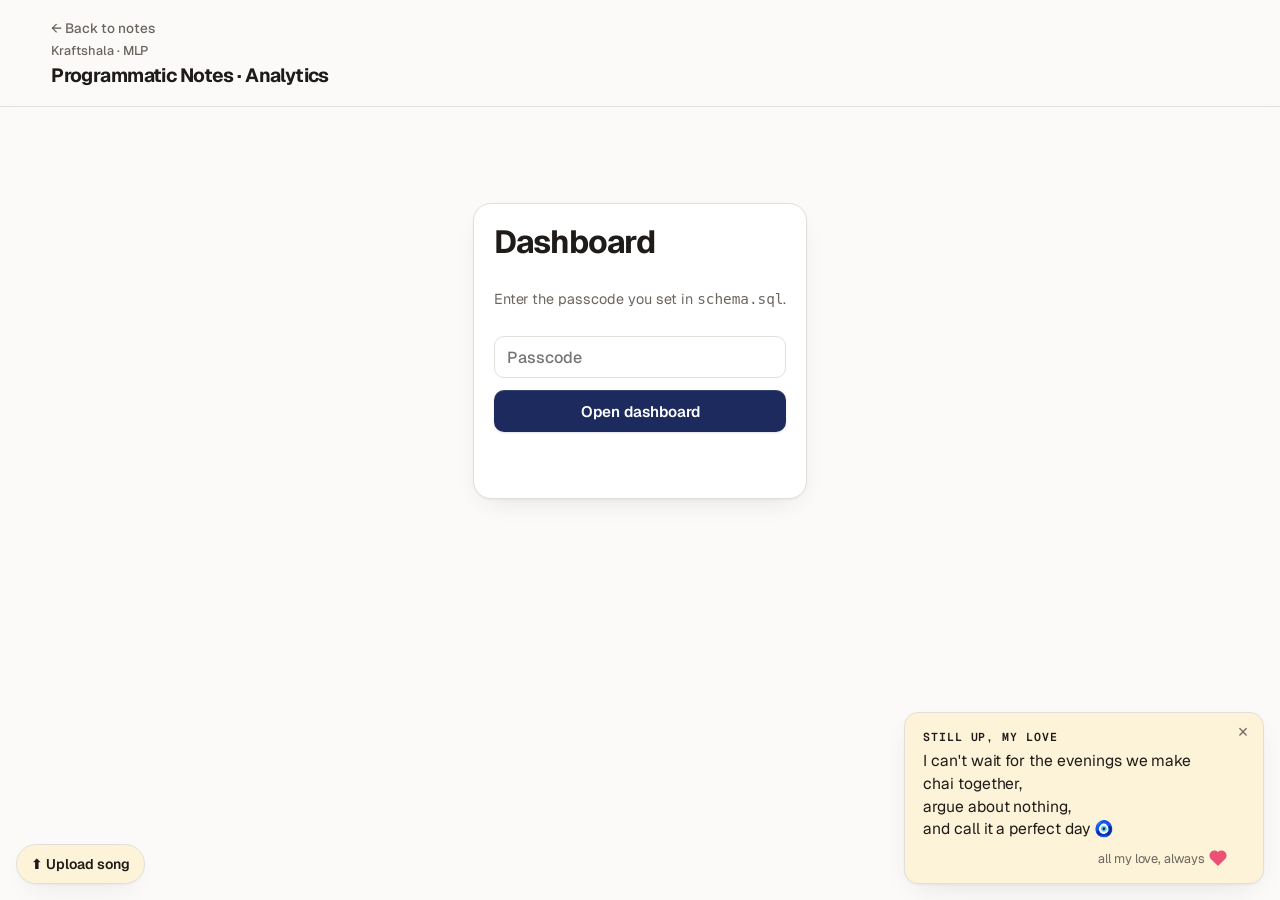
<file: dashboard.html>
<!doctype html>
<html lang="en">
<head>
<meta charset="utf-8">
<meta name="viewport" content="width=device-width,initial-scale=1,viewport-fit=cover">
<meta name="robots" content="noindex">
<title>Programmatic Notes Analytics</title>
<link rel="preconnect" href="https://fonts.googleapis.com">
<link rel="stylesheet" href="https://fonts.googleapis.com/css2?family=Geist:wght@400;500;600;700&family=Geist+Mono:wght@400;500;600&display=swap">
<link rel="icon" href="data:image/svg+xml,%3Csvg xmlns='http://www.w3.org/2000/svg' viewBox='0 0 32 32'%3E%3Crect width='32' height='32' rx='8' fill='%231C2B5C'/%3E%3Ctext x='16' y='22.5' text-anchor='middle' font-family='system-ui,sans-serif' font-weight='700' font-size='17' fill='%23FBC93D'%3EP%3C/text%3E%3C/svg%3E">
<style>
:root{--bg:hsl(40 20% 98%);--bg2:hsl(40 14% 94%);--surface:#FFFFFF;--ink:hsl(24 12% 11%);--muted:hsl(28 6% 40%);--line:hsl(36 12% 87%);--edge:hsl(228 22% 72%);--navy:hsl(228 52% 24%);--navy-ink:#fff;--yellow:hsl(43 96% 58%);--yellow-soft:hsl(44 90% 92%);--bar:hsl(228 52% 24%);--bar2:hsl(43 96% 58%);--good:hsl(146 52% 30%);--bad:hsl(4 62% 45%);
--sel:hsl(228 52% 24%);--on-sel:#fff;--shadow:0 1px 2px hsl(24 30% 20% / .05),0 10px 28px -14px hsl(24 30% 20% / .18);
--display:"Geist","Segoe UI",system-ui,sans-serif;--body:"Geist","Segoe UI",system-ui,sans-serif;--mono:"Geist Mono",ui-monospace,Menlo,monospace}
@media (prefers-color-scheme:dark){:root{--bg:hsl(24 8% 8%);--bg2:hsl(24 7% 12%);--surface:hsl(24 7% 10.5%);--ink:hsl(40 15% 93%);--muted:hsl(30 7% 64%);--line:hsl(24 6% 19%);--edge:hsl(24 6% 30%);--navy:hsl(228 30% 30%);--yellow-soft:hsl(42 35% 15%);--bar:hsl(226 70% 80%);--bar2:hsl(43 90% 60%);--good:hsl(146 45% 62%);--bad:hsl(5 80% 72%);--sel:hsl(43 90% 60%);--on-sel:hsl(24 12% 11%);--shadow:0 1px 2px hsl(0 0% 0% / .35),0 10px 28px -14px hsl(0 0% 0% / .5);color-scheme:dark}}
*{box-sizing:border-box}[hidden]{display:none!important}
body{margin:0;background:var(--bg);color:var(--ink);font:16px/1.55 var(--body);-webkit-font-smoothing:antialiased}
header{background:var(--navy);color:var(--navy-ink);padding:16px max(16px,4vw);display:flex;flex-wrap:wrap;gap:12px;align-items:center;justify-content:space-between}
header b{font-family:var(--display);font-size:1.2rem}
header small{display:block;color:#AFB8DA;font-size:.75rem;letter-spacing:.1em;text-transform:uppercase;font-weight:700}
main{max-width:1100px;margin:0 auto;padding:24px max(16px,4vw) 64px;display:grid;gap:18px}
h1,h2{font-family:var(--display);margin:0;line-height:1.15}
h2{font-size:1.15rem}
.card{background:var(--surface);border:1px solid var(--line);border-radius:14px;padding:18px;display:grid;gap:12px;min-width:0}
.tiles{display:grid;grid-template-columns:repeat(auto-fit,minmax(150px,1fr));gap:12px}
.tile{background:var(--surface);border:1px solid var(--line);border-radius:14px;padding:14px 16px;display:grid;gap:2px}
.tile span{font-size:.74rem;letter-spacing:.07em;text-transform:uppercase;color:var(--muted);font-weight:700}
.tile b{font-family:var(--display);font-size:1.9rem;font-variant-numeric:tabular-nums;line-height:1.1}
.tile.key{background:var(--yellow-soft)}
.btn{border:0;background:var(--yellow);color:#0F1C44;font:700 .95rem var(--body);border-radius:10px;padding:10px 16px;cursor:pointer;min-height:42px}
.btn.ghost{background:transparent;color:inherit;border:1.5px solid currentColor}
input,select{font:600 1rem var(--body);padding:9px 12px;border-radius:9px;border:1.5px solid var(--line);background:var(--surface);color:var(--ink);min-height:42px}
.row{display:flex;flex-wrap:wrap;gap:10px;align-items:center}
.login{max-width:420px;margin:8vh auto 0}
.err{color:var(--bad);font-weight:600}
.note{color:var(--muted);font-size:.9rem}
/* column chart */
.cols{display:flex;align-items:flex-end;gap:3px;height:180px;border-bottom:1.5px solid var(--line);position:relative}
.cols .c{flex:1;display:flex;align-items:flex-end;height:100%;cursor:default;position:relative}
.cols .c i{display:block;width:100%;background:var(--bar);border-radius:4px 4px 0 0;min-height:2px}
.cols .c:hover i,.cols .c:focus i{background:var(--bar2)}
.axis{display:flex;justify-content:space-between;font-size:.78rem;color:var(--muted);font-weight:600}
.tip{position:fixed;pointer-events:none;background:var(--navy);color:#fff;border-radius:8px;padding:6px 10px;font-size:.85rem;font-weight:600;z-index:9;white-space:nowrap}
/* tables with inline bars */
.scroll{overflow-x:auto}
table{border-collapse:collapse;width:100%;min-width:560px;font-size:.95rem}
th,td{text-align:left;padding:9px 10px;border-bottom:1px solid var(--line);vertical-align:middle}
th{font-size:.72rem;letter-spacing:.08em;text-transform:uppercase;color:var(--muted)}
td.n{font-variant-numeric:tabular-nums;text-align:right}
th.n{text-align:right}
.bar{height:10px;border-radius:5px;background:var(--line);overflow:hidden;min-width:80px}
.bar i{display:block;height:100%;background:var(--bar);border-radius:5px}
.grid2{display:grid;grid-template-columns:repeat(auto-fit,minmax(min(100%,420px),1fr));gap:18px}

/* ---------- design layer (taste-skill pass): matches the notes app ---------- */
body{font-feature-settings:"ss01";letter-spacing:-.003em;min-height:100dvh}
::selection{background:var(--yellow-soft);color:var(--ink)}
h1{font-weight:700;letter-spacing:-.035em}
h2{font-weight:650;letter-spacing:-.022em}
header{position:sticky;top:0;z-index:10;background:color-mix(in srgb,var(--bg) 86%,transparent);-webkit-backdrop-filter:blur(12px);backdrop-filter:blur(12px);color:var(--ink);border-bottom:1px solid var(--line)}
header b{font-weight:700;letter-spacing:-.03em}
header small{color:var(--muted);text-transform:none;letter-spacing:0;font-size:.8rem;font-weight:500}
.back{color:var(--muted);text-decoration:none;font-size:.85rem;font-weight:500;transition:color 180ms ease}
.back:hover{color:var(--ink)}
.card{border-radius:18px;padding:20px 20px 22px}
.login{box-shadow:var(--shadow)}
.tile{border-radius:12px}
.tile span,th{text-transform:none;letter-spacing:0;font-weight:600;font-size:.82rem}
.tile b,td.n{font-family:var(--mono);letter-spacing:-.02em}
.tile b{font-weight:600}
.btn{background:var(--sel);color:var(--on-sel);font-weight:600;transition:background-color 180ms ease,transform 120ms ease,border-color 180ms ease;box-shadow:inset 0 1px 0 hsl(0 0% 100% / .12),0 1px 2px hsl(24 30% 20% / .14)}
.btn:hover{background:color-mix(in srgb,var(--sel) 86%,var(--ink))}
.btn:active{transform:translateY(1px)}
.btn.ghost{background:transparent;color:var(--ink);border:1px solid var(--line);box-shadow:none}
.btn.ghost:hover{background:var(--bg2);border-color:var(--edge)}
.btn:focus-visible,input:focus-visible,select:focus-visible,.cols .c:focus-visible{outline:2px solid var(--sel);outline-offset:2px}
input,select{border-width:1px;border-radius:10px;font-weight:500;transition:border-color 180ms ease}
input:hover,select:hover{border-color:var(--edge)}
.tip{background:var(--ink);color:var(--bg);font-family:var(--mono);font-weight:500;font-size:.8rem;box-shadow:var(--shadow)}
.cols .c i{transition:background-color 180ms ease}
</style>
<link rel="stylesheet" href="morning-note.css?v=20">
<link rel="stylesheet" href="love-burst.css?v=20">
<link rel="stylesheet" href="love-music.css?v=20">
</head>
<body>
<header><div><a class="back" href="./">← Back to notes</a><small>Kraftshala · MLP</small><b>Programmatic Notes · Analytics</b></div>
  <div class="row" id="ctrl" hidden><select id="days" aria-label="Date range"><option value="1">Today</option><option value="7">Last 7 days</option><option value="30" selected>Last 30 days</option><option value="90">Last 90 days</option></select><button class="btn" id="refresh">Refresh</button><button class="btn ghost" id="csv">Students CSV</button><button class="btn ghost" id="logout">Lock</button></div></header>
<main>
  <form class="card login" id="login">
    <h1>Dashboard</h1>
    <p class="note" id="cfgNote">Enter the passcode you set in <code>schema.sql</code>.</p>
    <input id="pass" type="password" placeholder="Passcode" autocomplete="current-password" aria-label="Passcode">
    <button class="btn" type="submit">Open dashboard</button>
    <p class="err" id="err" aria-live="polite"></p>
  </form>
  <div id="dash" hidden style="display:grid;gap:18px">
    <div class="tiles" id="tiles"></div>
    <section class="card"><h2>Daily unique visitors</h2><div class="cols" id="daily" role="img" aria-label="Daily unique visitors"></div><div class="axis"><span id="d0"></span><span id="d1"></span></div></section>
    <div class="grid2">
      <section class="card"><h2>Modules</h2><p class="note">Opened by how many students, and how many marked it done.</p><div class="scroll"><table id="mods"></table></div></section>
      <section class="card"><h2>Quiz, lab and drills</h2><div class="scroll"><table id="scores"></table></div><h2 style="margin-top:8px">Devices</h2><div id="devices" class="note"></div></section>
    </div>
    <section class="card"><div class="row" style="justify-content:space-between"><h2>Students who added their name</h2><input id="find" type="search" placeholder="Filter by name or batch" aria-label="Filter students"></div><div class="scroll"><table id="students"></table></div></section>
  </div>
</main>
<div class="tip" id="tip" hidden></div>
<script src="config.js?v=21"></script>
<script src="love-messages.js?v=20"></script>
<script src="morning-note.js?v=20"></script>
<script src="love-burst.js?v=20"></script>
<script src="love-music.js?v=20"></script>
<script>
(function(){
var cfg=window.PN_CONFIG||{},url=(cfg.supabaseUrl||'').replace(/\/+$/,''),key=cfg.supabaseKey||'';
var $=function(s){return document.querySelector(s)},data=null,pass='';
var NAMES={home:'Start',why:'Why it exists',eco:'Ecosystem',rtb:'How an ad is served',dsps:'Which DSP',deals:'Deals',structure:'DV360 structure',tour:'Platform tour',pacing:'Pacing',freq:'Frequency & reach',bidding:'Bidding',target:'Targeting',data:'Data & ads.txt',safety:'Brand safety & IVT',creative:'Creatives',floodlight:'Floodlight',cm360:'CM360',plan:'Media planning',cases:'Structuring cases',optimise:'Optimisation lab',viva:'Viva prep',quiz:'Final quiz',glossary:'Glossary',setting_finder:'Setting finder game',brand_safety:'Brand-safety drill',ufc_rules:'UFC rules drill'};
function esc(s){return String(s==null?'':s).replace(/[&<>"]/g,function(c){return {'&':'&amp;','<':'&lt;','>':'&gt;','"':'&quot;'}[c]})}
function nm(k){return NAMES[k]||k}
if(!url||!key){$('#cfgNote').innerHTML='<b>Analytics isn\'t configured yet.</b> Add your Supabase URL and key to <code>config.js</code> (see README).';$('#pass').disabled=true;}
try{pass=sessionStorage.getItem('pn-dash')||''}catch(e){}
function load(){
  var h={'apikey':key,'Content-Type':'application/json'};if(/^eyJ/.test(key))h.Authorization='Bearer '+key;
  return fetch(url+'/rest/v1/rpc/get_stats',{method:'POST',headers:h,body:JSON.stringify({p_pass:pass,p_days:+$('#days').value})})
   .then(function(r){return r.json().then(function(j){if(!r.ok)throw new Error(j.message||'Request failed');return j})});
}
function show(){load().then(function(j){data=j;try{sessionStorage.setItem('pn-dash',pass)}catch(e){}$('#login').hidden=true;$('#dash').hidden=false;$('#ctrl').hidden=false;render();})
 .catch(function(e){$('#err').textContent=/passcode/.test(e.message)?'Wrong passcode.':'Could not load: '+e.message;$('#login').hidden=false;$('#dash').hidden=true;});}
$('#login').addEventListener('submit',function(e){e.preventDefault();pass=$('#pass').value;$('#err').textContent='';show();});
$('#refresh').addEventListener('click',show);$('#days').addEventListener('change',show);
$('#logout').addEventListener('click',function(){pass='';try{sessionStorage.removeItem('pn-dash')}catch(e){}location.reload();});
var tip=$('#tip');
function hover(el,text){el.addEventListener('mousemove',function(e){tip.hidden=false;tip.textContent=text;tip.style.left=Math.min(e.clientX+12,innerWidth-tip.offsetWidth-8)+'px';tip.style.top=(e.clientY-36)+'px'});el.addEventListener('mouseleave',function(){tip.hidden=true});el.addEventListener('focus',function(){var r=el.getBoundingClientRect();tip.hidden=false;tip.textContent=text;tip.style.left=r.left+'px';tip.style.top=(r.top-36)+'px'});el.addEventListener('blur',function(){tip.hidden=true});}
function render(){
  var t=data.totals||{};
  $('#tiles').innerHTML=[['Unique visitors',t.visitors,1],['Sessions',t.sessions],['Module views',t.views],['Named students',t.named],['Quizzes finished',t.quizzes],['Avg quiz score',t.avg_quiz_pct==null?'–':t.avg_quiz_pct+'%']]
   .map(function(x){return '<div class="tile'+(x[2]?' key':'')+'"><span>'+x[0]+'</span><b>'+(x[1]==null?0:x[1])+'</b></div>'}).join('');
  // fill missing days
  var days=+$('#days').value,map={};(data.daily||[]).forEach(function(d){map[d.day]=d});var arr=[];
  for(var i=days-1;i>=0;i--){var dt=new Date(Date.now()+5.5*3600e3-i*864e5).toISOString().slice(0,10);arr.push(map[dt]||{day:dt,visitors:0,views:0});}
  var mx=Math.max.apply(null,arr.map(function(d){return d.visitors}).concat([1]));
  var box=$('#daily');box.innerHTML='';
  arr.forEach(function(d){var c=document.createElement('div');c.className='c';c.tabIndex=0;c.innerHTML='<i style="height:'+(d.visitors/mx*100)+'%"></i>';hover(c,d.day+' · '+d.visitors+' visitors · '+d.views+' module views');box.appendChild(c);});
  $('#d0').textContent=arr[0].day;$('#d1').textContent=arr[arr.length-1].day;
  var mods=data.modules||[],mv=Math.max.apply(null,mods.map(function(m){return m.viewers}).concat([1]));
  $('#mods').innerHTML='<tr><th>Module</th><th>Students opened</th><th class="n">Views</th><th class="n">Marked done</th></tr>'+(mods.length?mods.map(function(m){return '<tr><td>'+esc(nm(m.module))+'</td><td><div class="bar" title="'+m.viewers+' students"><i style="width:'+(m.viewers/mv*100)+'%"></i></div></td><td class="n">'+m.views+'</td><td class="n">'+m.done+(m.viewers?' ('+Math.round(m.done/m.viewers*100)+'%)':'')+'</td></tr>'}).join(''):'<tr><td colspan="4" class="note">No data yet.</td></tr>');
  var sc=data.scores||[];
  $('#scores').innerHTML='<tr><th>Activity</th><th class="n">Attempts</th><th>Average</th><th class="n">Best</th></tr>'+(sc.length?sc.map(function(s){return '<tr><td>'+esc(nm(s.activity))+'</td><td class="n">'+s.attempts+'</td><td><div class="bar" title="'+s.avg_pct+'%"><i style="width:'+(s.avg_pct||0)+'%"></i></div><span class="note">'+s.avg_pct+'%</span></td><td class="n">'+s.best_pct+'%</td></tr>'}).join(''):'<tr><td colspan="4" class="note">No scores yet.</td></tr>');
  $('#devices').textContent=(data.devices||[]).map(function(d){return d.device+': '+d.visitors}).join(' · ')||'No data yet.';
  renderStudents();
}
function renderStudents(){
  var q=($('#find').value||'').toLowerCase(),st=(data.students||[]).filter(function(s){return !q||((s.name||'')+' '+(s.batch||'')).toLowerCase().indexOf(q)>-1});
  $('#students').innerHTML='<tr><th>Name</th><th>Batch</th><th class="n">Modules opened</th><th class="n">Marked done</th><th class="n">Best quiz</th><th class="n">Viva practice</th><th>Last seen</th></tr>'+(st.length?st.map(function(s){return '<tr><td>'+esc(s.name)+'</td><td>'+esc(s.batch)+'</td><td class="n">'+s.modules_opened+'</td><td class="n">'+s.modules_done+'</td><td class="n">'+(s.best_quiz_pct==null?'–':s.best_quiz_pct+'%')+'</td><td class="n">'+s.viva_practice+'</td><td>'+new Date(s.last_seen).toLocaleString('en-IN',{dateStyle:'medium',timeStyle:'short'})+'</td></tr>'}).join(''):'<tr><td colspan="7" class="note">No named students yet.</td></tr>');
}
$('#find').addEventListener('input',function(){if(data)renderStudents()});
$('#csv').addEventListener('click',function(){if(!data)return;var rows=[['name','batch','modules_opened','modules_done','best_quiz_pct','viva_practice','last_seen']].concat((data.students||[]).map(function(s){return [s.name,s.batch,s.modules_opened,s.modules_done,s.best_quiz_pct,s.viva_practice,s.last_seen]}));
  var csv=rows.map(function(r){return r.map(function(v){v=v==null?'':String(v);return /[",\n]/.test(v)?'"'+v.replace(/"/g,'""')+'"':v}).join(',')}).join('\n');
  var a=document.createElement('a');a.href=URL.createObjectURL(new Blob([csv],{type:'text/csv'}));a.download='programmatic-students.csv';a.click();});
if(pass&&url&&key)show();
})();
</script>
</body>
</html>
</file>
<file: morning-note.css>
/* Morning note: a small corner card with rotating sweet messages. */
.mn-card{position:fixed;z-index:60;right:max(16px,env(safe-area-inset-right,0px));bottom:calc(16px + env(safe-area-inset-bottom,0px));
  width:min(360px,calc(100vw - 32px));padding:16px 40px 14px 18px;border-radius:14px;
  background:var(--yellow-soft);color:var(--ink);border:1px solid var(--line);box-shadow:var(--shadow);
  font-family:var(--body);animation:mn-in .7s var(--ease) both,mn-bob 5s ease-in-out .7s infinite}
.mn-card[hidden]{display:none!important}
.mn-hi{font:600 .72rem/1.35 var(--mono);letter-spacing:.08em;text-transform:uppercase;color:var(--yellow-ink);margin:0 0 6px}
.mn-msg{margin:0;white-space:pre-line;font-size:.98rem;line-height:1.45;text-wrap:pretty;transition:opacity .45s ease,transform .45s ease}
.mn-msg.mn-swap{opacity:0;transform:translateY(6px)}
.mn-sign{display:flex;align-items:center;gap:8px;justify-content:flex-end;flex-wrap:wrap;margin-top:8px;font-size:.8rem;color:var(--muted)}
.mn-music{margin-right:auto;border:1px solid var(--line);background:var(--surface);color:var(--ink);font:600 .78rem/1 var(--body);padding:7px 10px;border-radius:99px;cursor:pointer}
.mn-music:hover{border-color:var(--edge)}
.mn-music:focus-visible{outline:2px solid var(--navy);outline-offset:2px}
.mn-player{margin-top:10px}
.mn-player[hidden]{display:none!important}
.mn-player iframe{display:block;width:100%;aspect-ratio:16/9;height:auto;border:0;border-radius:12px}
.mn-x{position:absolute;top:6px;right:6px;width:28px;height:28px;border:0;border-radius:8px;background:transparent;color:var(--muted);font-size:18px;cursor:pointer}
.mn-x:hover{background:var(--bg2);color:var(--ink)}
.mn-pill{position:fixed;z-index:60;right:max(16px,env(safe-area-inset-right,0px));bottom:calc(16px + env(safe-area-inset-bottom,0px));
  width:44px;height:44px;border-radius:50%;border:1px solid var(--line);background:var(--yellow-soft);box-shadow:var(--shadow);cursor:pointer;display:grid;place-items:center}
.mn-pill[hidden]{display:none!important}
.mn-x:focus-visible,.mn-pill:focus-visible{outline:2px solid var(--navy);outline-offset:2px}
.mn-heart{width:10px;height:10px;background:hsl(346 80% 62%);transform:rotate(45deg);position:relative;animation:mn-beat 1.3s ease-in-out infinite}
.mn-heart::before,.mn-heart::after{content:"";position:absolute;width:10px;height:10px;border-radius:50%;background:inherit}
.mn-heart::before{left:-5px}.mn-heart::after{top:-5px}
@keyframes mn-in{from{opacity:0;transform:translateY(18px) scale(.96)}to{opacity:1;transform:none}}
@keyframes mn-bob{50%{transform:translateY(-4px)}}
@keyframes mn-beat{50%{transform:rotate(45deg) scale(1.25)}}
/* Six entrance styles, one picked at random per message (after Animate.css bounceIn, flipInX, heartBeat, backInRight, jello, swing). */
.mn-card.mn-a-bounce{animation:mn-bounce .9s cubic-bezier(.215,.61,.355,1) both}
.mn-card.mn-a-flip{animation:mn-flip .9s ease-out both;transform-origin:center bottom}
.mn-card.mn-a-beat{animation:mn-beatcard 1.2s ease-in-out both}
.mn-card.mn-a-slide{animation:mn-slide .8s cubic-bezier(.2,.9,.3,1.2) both}
.mn-card.mn-a-jello{animation:mn-jello 1s both}
.mn-card.mn-a-hearts{animation:mn-swing 1s both;transform-origin:top center}
@keyframes mn-bounce{0%{opacity:0;transform:scale3d(.3,.3,.3)}20%{transform:scale3d(1.1,1.1,1.1)}40%{transform:scale3d(.9,.9,.9)}60%{opacity:1;transform:scale3d(1.03,1.03,1.03)}80%{transform:scale3d(.97,.97,.97)}to{opacity:1;transform:none}}
@keyframes mn-flip{0%{opacity:0;transform:perspective(500px) rotateX(90deg)}40%{transform:perspective(500px) rotateX(-20deg)}60%{opacity:1;transform:perspective(500px) rotateX(10deg)}80%{transform:perspective(500px) rotateX(-5deg)}to{transform:perspective(500px)}}
@keyframes mn-beatcard{0%,28%,70%{transform:scale(1)}14%,42%{transform:scale(1.08)}}
@keyframes mn-slide{0%{opacity:0;transform:translateX(120%) scale(.8)}70%{opacity:1;transform:translateX(-4%) scale(.95)}to{transform:none}}
@keyframes mn-jello{0%,11%,to{transform:none}22%{transform:skewX(-10deg) skewY(-10deg)}33%{transform:skewX(6deg) skewY(6deg)}44%{transform:skewX(-3deg) skewY(-3deg)}55%{transform:skewX(1.5deg) skewY(1.5deg)}66%{transform:skewX(-.7deg) skewY(-.7deg)}77%{transform:skewX(.3deg) skewY(.3deg)}}
@keyframes mn-swing{20%{transform:rotate(8deg)}40%{transform:rotate(-6deg)}60%{transform:rotate(3deg)}80%{transform:rotate(-2deg)}to{transform:none}}
.mn-burst{position:absolute;left:var(--x);bottom:20px;pointer-events:none;animation:mn-rise var(--t) ease-out forwards}
.mn-burst .mn-heart{animation:none}
@keyframes mn-rise{0%{opacity:0;transform:translate(0,0) scale(.4)}15%{opacity:1}to{opacity:0;transform:translate(var(--dx),-140px) scale(1.3)}}

@media (prefers-reduced-motion:reduce){.mn-card,.mn-card[class*="mn-a-"],.mn-heart{animation:none}.mn-msg{transition:none}.mn-burst{display:none}}
</file>
<file: love-burst.css>
/* Love burst: a recurring full-screen "I love you" moment drawn over the notes. */
.lb-overlay{position:fixed;inset:0;z-index:100;display:grid;place-items:center;cursor:pointer;
  background:radial-gradient(ellipse at center,hsl(346 70% 22% / .9) 0%,hsl(340 60% 10% / .94) 70%);
  animation:lb-fade-in .6s ease-out both}
.lb-overlay.lb-out{animation:lb-fade-out .8s ease-in forwards}
.lb-canvas{position:absolute;inset:0;width:100%;height:100%}
.lb-text{position:relative;text-align:center;color:hsl(350 100% 96%);padding-inline:max(16px,env(safe-area-inset-left,0px));pointer-events:none}
.lb-big{margin:0;font-family:"Great Vibes","Snell Roundhand","Apple Chancery",cursive;font-weight:400;
  font-size:clamp(4rem,16vw,11rem);line-height:1;text-shadow:0 0 30px hsl(346 100% 70% / .8),0 0 80px hsl(346 100% 60% / .5)}
.lb-big span{display:inline-block;opacity:0;animation:lb-letter .7s cubic-bezier(.2,.9,.3,1.3) forwards}
.lb-t-drop .lb-big span{animation:lb-drop .8s cubic-bezier(.3,1.6,.5,1) forwards}
.lb-t-blur .lb-big span{animation:lb-blur 1.1s ease-out forwards}
.lb-t-type .lb-big span{animation:lb-type .05s steps(1) forwards}
.lb-t-glow .lb-big span{animation:lb-glow 1.4s ease-in-out forwards}
.lb-name{margin:6px 0 0;font-family:"Great Vibes","Snell Roundhand","Apple Chancery",cursive;font-size:clamp(2rem,6vw,3.6rem);line-height:1.1;color:hsl(346 100% 82%);opacity:0;animation:lb-rise .8s ease-out 1.1s forwards}
.lb-sub{margin:18px auto 0;max-width:34ch;white-space:pre-line;font:500 clamp(1rem,2.6vw,1.4rem)/1.4 var(--body);letter-spacing:.02em;opacity:0;animation:lb-rise .8s ease-out 1.4s forwards}
.lb-hint{position:absolute;bottom:calc(20px + env(safe-area-inset-bottom,0px));left:0;right:0;text-align:center;
  font:500 .75rem/1 var(--mono);letter-spacing:.1em;text-transform:uppercase;color:hsl(350 60% 85% / .7);pointer-events:none}
@keyframes lb-fade-in{from{opacity:0}to{opacity:1}}
@keyframes lb-fade-out{to{opacity:0}}
@keyframes lb-letter{0%{opacity:0;transform:translateY(40px) scale(.4) rotate(-12deg)}100%{opacity:1;transform:none}}
@keyframes lb-drop{0%{opacity:0;transform:translateY(-120px) rotate(10deg)}100%{opacity:1;transform:none}}
@keyframes lb-blur{0%{opacity:0;filter:blur(18px);transform:scale(1.8)}100%{opacity:1;filter:none;transform:none}}
@keyframes lb-type{to{opacity:1}}
@keyframes lb-glow{0%{opacity:0;text-shadow:none}30%{opacity:1;text-shadow:0 0 50px #fff,0 0 100px hsl(346 100% 70%)}45%{opacity:.4}60%,100%{opacity:1}}
@keyframes lb-rise{from{opacity:0;transform:translateY(14px)}to{opacity:1;transform:none}}
@media (prefers-reduced-motion:reduce){.lb-overlay,.lb-overlay .lb-big span,.lb-name,.lb-sub{animation:none;opacity:1}.lb-canvas{display:none}}
</file>
<file: love-music.css>
/* Love music: a round pause / play button and an "add songs" button in the bottom-left corner. */
.lm-bar{position:fixed;z-index:60;left:max(16px,env(safe-area-inset-left,0px));bottom:calc(16px + env(safe-area-inset-bottom,0px));
  display:flex;align-items:center;gap:8px}
.lm-toggle,.lm-add{border:1px solid var(--line);background:var(--yellow-soft);color:var(--ink);box-shadow:var(--shadow);cursor:pointer;font:600 14px/1 var(--body)}
.lm-toggle:hover,.lm-add:hover{border-color:var(--edge)}
.lm-toggle:focus-visible,.lm-add:focus-visible{outline:2px solid var(--navy);outline-offset:2px}
.lm-toggle{width:48px;height:48px;border-radius:50%;display:grid;place-items:center}
.lm-toggle[hidden]{display:none!important}
.lm-add{height:40px;padding:0 14px;border-radius:99px}
.lm-add.lm-add-small{width:32px;height:32px;padding:0;border-radius:50%;font-size:18px;opacity:.75}
.lm-icon{grid-area:1/1}
.lm-bars{grid-area:1/1;display:flex;gap:3px;align-items:flex-end;height:18px;opacity:0;transition:opacity .2s ease}
.lm-bars i{width:3px;background:hsl(346 80% 62%);border-radius:2px;animation:lm-bar .9s ease-in-out infinite}
.lm-bars i:nth-child(2){animation-delay:.2s}.lm-bars i:nth-child(3){animation-delay:.4s}
.lm-playing .lm-bars{opacity:1}
.lm-playing .lm-icon{opacity:0;transition:opacity .2s ease}
.lm-playing:hover .lm-bars,.lm-playing:focus-visible .lm-bars{opacity:0}
.lm-playing:hover .lm-icon,.lm-playing:focus-visible .lm-icon{opacity:1}
@keyframes lm-bar{0%,100%{height:5px}50%{height:18px}}
@media (prefers-reduced-motion:reduce){.lm-bars i{animation:none;height:12px}}
</file>
